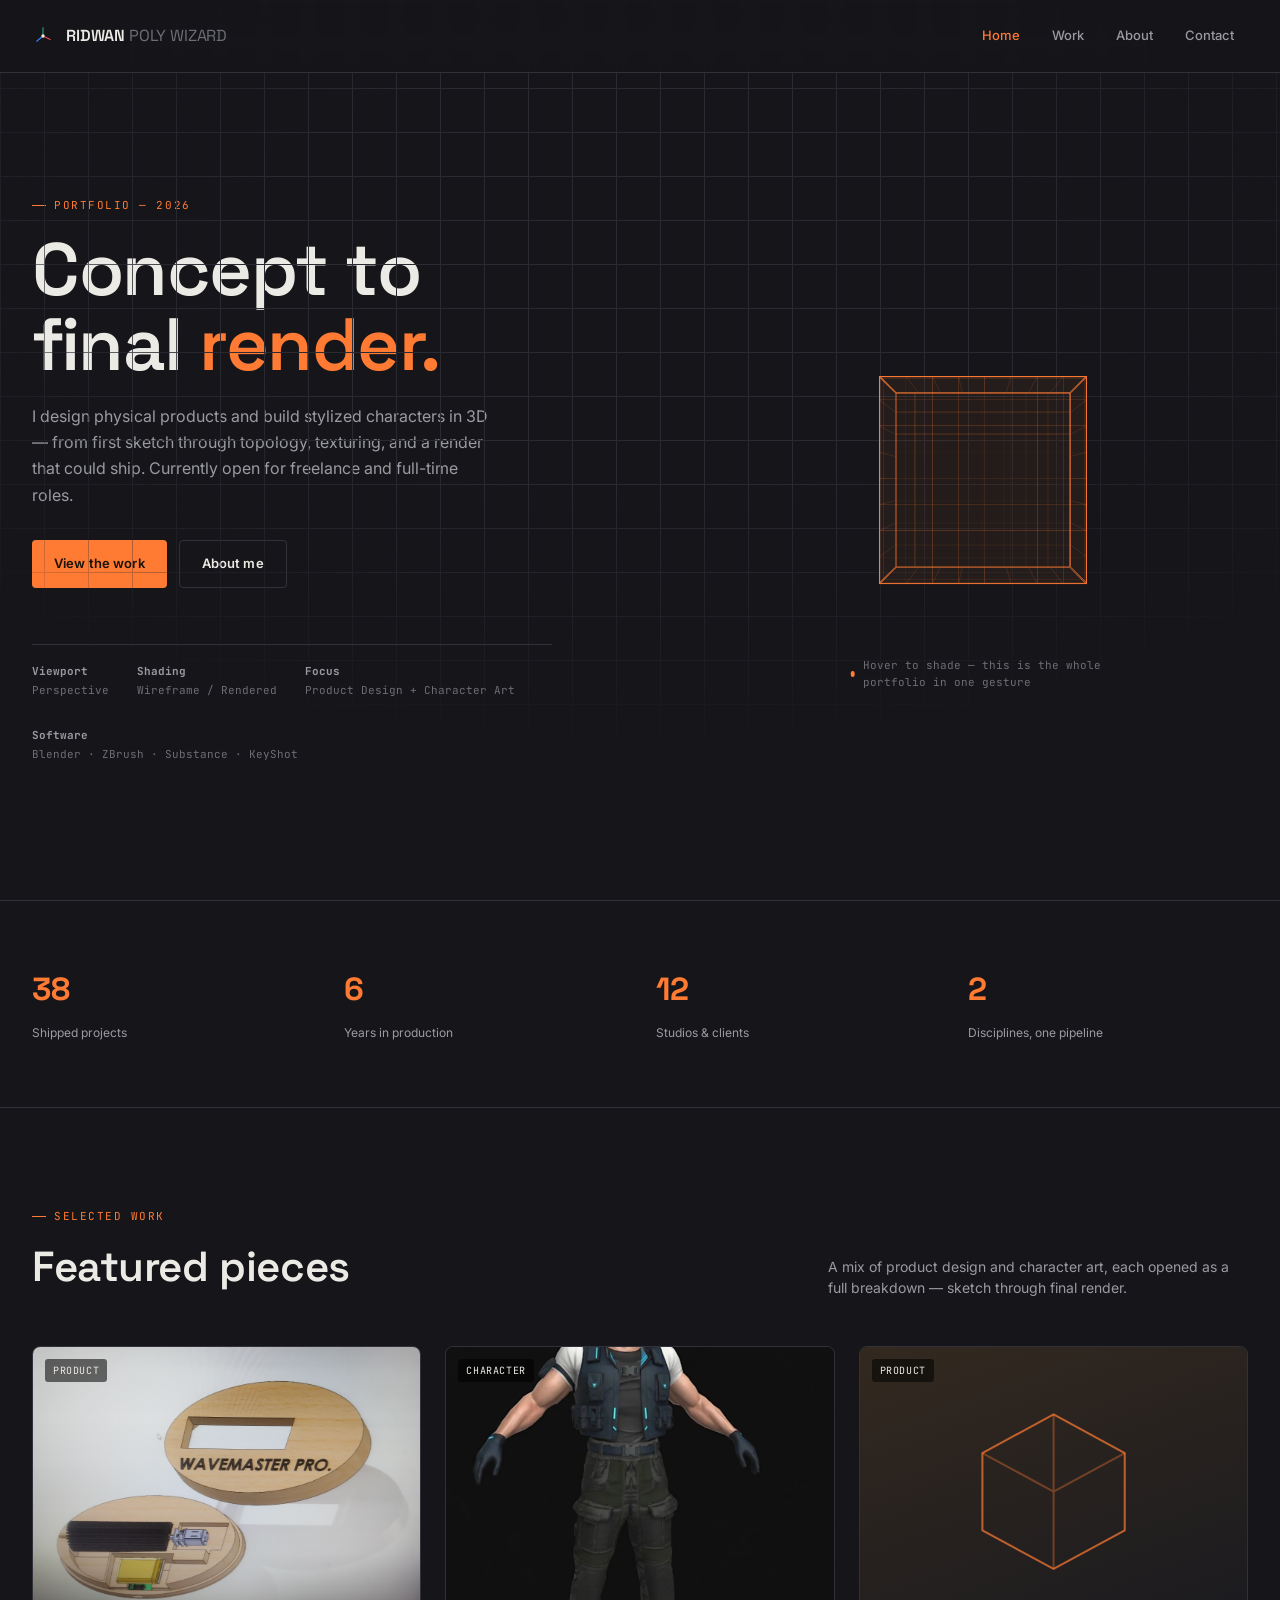
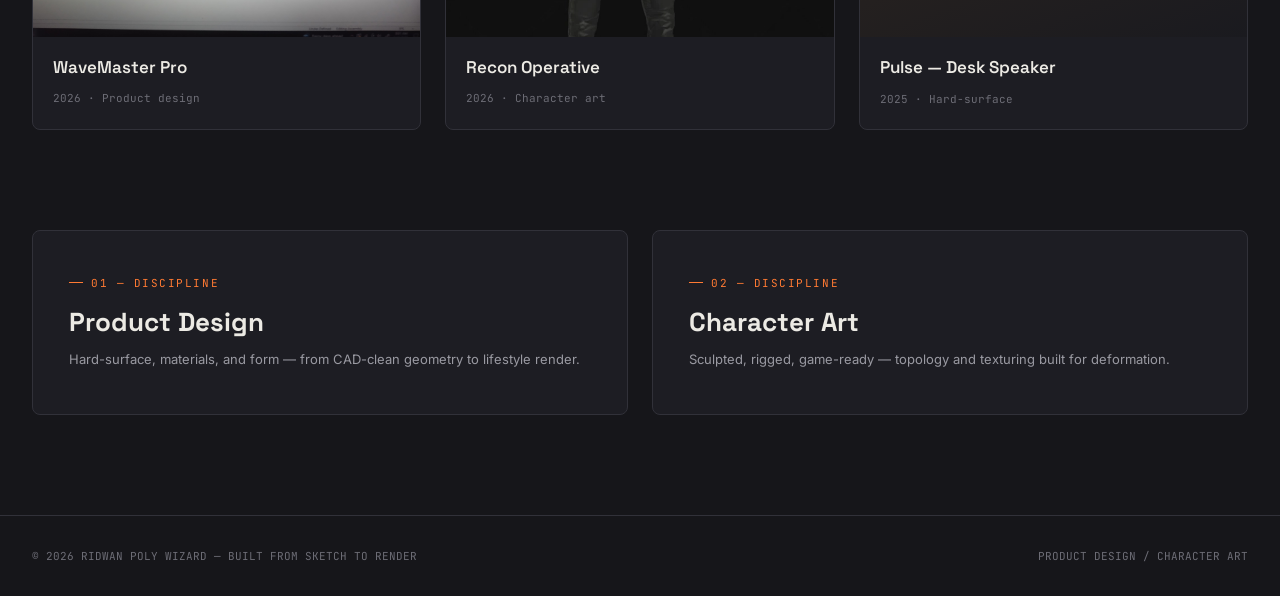
<file: index.html>
<!DOCTYPE html>
<html lang="en">
<head>
<meta charset="UTF-8">
<meta name="viewport" content="width=device-width, initial-scale=1.0">
<title>Ridwan Poly Wizard — 3D Product &amp; Character Artist</title>
<meta name="description" content="Portfolio of Ridwan Poly Wizard — 3D product design and character art. Concept to final render.">
<meta property="og:title" content="Ridwan Poly Wizard — 3D Product & Character Artist">
<meta property="og:description" content="Concept to final render. Product design and character art portfolio.">
<meta property="og:type" content="website">
<link rel="icon" href="data:image/svg+xml,<svg xmlns=%22http://www.w3.org/2000/svg%22 viewBox=%220 0 100 100%22><rect width=%22100%22 height=%22100%22 rx=%2220%22 fill=%22%2316161a%22/><path d=%22M50 15 L82 33 L82 67 L50 85 L18 67 L18 33 Z%22 fill=%22none%22 stroke=%22%23FF7A33%22 stroke-width=%224%22/></svg>">
<link rel="preconnect" href="https://fonts.googleapis.com">
<link href="https://fonts.googleapis.com/css2?family=Space+Grotesk:wght@400;500;600;700&family=Inter:wght@400;500;600&family=JetBrains+Mono:wght@400;500&display=swap" rel="stylesheet">
<link rel="stylesheet" href="css/style.css">
</head>
<body data-page="home">

<nav class="nav">
  <div class="nav-left">
    <svg class="gizmo" viewBox="0 0 40 40" fill="none">
      <line x1="20" y1="20" x2="20" y2="4" stroke="#30A46C" stroke-width="2"/>
      <line x1="20" y1="20" x2="34" y2="27" stroke="#E5484D" stroke-width="2"/>
      <line x1="20" y1="20" x2="8" y2="30" stroke="#3B82F6" stroke-width="2"/>
      <circle cx="20" cy="20" r="3" fill="#eceae4"/>
    </svg>
    <div class="brand">RIDWAN <span>POLY WIZARD</span></div>
  </div>
  <div class="nav-links">
    <a class="nav-btn" data-page="home" href="index.html">Home</a>
    <a class="nav-btn" data-page="work" href="work.html">Work</a>
    <a class="nav-btn" data-page="about" href="about.html">About</a>
    <a class="nav-btn" data-page="contact" href="contact.html">Contact</a>
  </div>
 
  <button class="nav-toggle" aria-label="Toggle menu">☰</button>
</nav>

<section class="hero">
  <div class="grid-bg"></div>
  <div class="wrap hero-grid">
    <div>
      <div class="eyebrow">Portfolio — 2026</div>
      <h1>Concept to<br>final <em>render.</em></h1>
      <p>I design physical products and build stylized characters in 3D — from first sketch through topology, texturing, and a render that could ship. Currently open for freelance and full-time roles.</p>
      <div class="hero-actions">
        <a class="btn btn-primary" href="work.html">View the work</a>
        <a class="btn btn-ghost" href="about.html">About me</a>
      </div>
      <div class="hud">
        <div><b>Viewport</b>Perspective</div>
        <div><b>Shading</b>Wireframe / Rendered</div>
        <div><b>Focus</b>Product Design + Character Art</div>
        <div><b>Software</b>Blender · ZBrush · Substance · KeyShot</div>
      </div>
    </div>

    <div class="cube-stage" id="cubeStage">
      <div class="cube-wrap">
        <div class="face face--front"></div>
        <div class="face face--back"></div>
        <div class="face face--right"></div>
        <div class="face face--left"></div>
        <div class="face face--top"></div>
        <div class="face face--bottom"></div>
      </div>
      <div class="cube-tag"><span class="dot"></span>Hover to shade — this is the whole portfolio in one gesture</div>
    </div>
  </div>
</section>

<div class="strip">
  <div class="wrap strip-grid">
    <div class="strip-item"><b>38</b><span>Shipped projects</span></div>
    <div class="strip-item"><b>6</b><span>Years in production</span></div>
    <div class="strip-item"><b>12</b><span>Studios &amp; clients</span></div>
    <div class="strip-item"><b>2</b><span>Disciplines, one pipeline</span></div>
  </div>
</div>

<section class="section">
  <div class="wrap">
    <div class="section-head">
      <div><div class="eyebrow">Selected work</div><h2>Featured pieces</h2></div>
      <p>A mix of product design and character art, each opened as a full breakdown — sketch through final render.</p>
    </div>
    <div class="grid">

      <a class="card" href="case-study-orbit.html">
      <div class="card-media render-a">
          <span class="card-tag">Product</span>
         <span class="card-view mono">View project →</span>
         <img src="assets/images/wavemaster-pro.jpg" alt="WaveMaster Pro brush mechanism, CAD assembly render" style="width:100%;height:100%;object-fit:cover;">
       </div>
        <div class="card-body"><h3>WaveMaster Pro</h3><span>2026 · Product design</span></div>
      </a>

      <a class="card" href="case-study-kestrel.html">
        <div class="card-media render-c">
        <span class="card-tag">Character</span>
          <span class="card-view mono">View project →</span>
          <img src="assets/images/recon-character-final.png" alt="Recon Operative character, final render" style="width:100%;height:100%;object-fit:cover;">
        </div>
        <div class="card-body"><h3>Recon Operative</h3><span>2026 · Character art</span></div>
      </a>

      <a class="card" href="work.html">
        <div class="card-media render-b">
          <span class="card-tag">Product</span>
          <span class="card-view mono">View project →</span>
          <svg viewBox="0 0 100 100" fill="none" stroke="#ff7a33" stroke-width="1"><path d="M50 12 L85 31 L85 69 L50 88 L15 69 L15 31 Z" opacity="0.7"/><path d="M50 12 L50 50 M50 50 L85 31 M50 50 L15 31 M50 50 L50 88" opacity="0.35"/></svg>
        </div>
        <div class="card-body"><h3>Pulse — Desk Speaker</h3><span>2025 · Hard-surface</span></div>
      </a>

    </div>
  </div>
</section>

<section class="section" style="padding-top:0;">
  <div class="wrap">
    <div class="grid" style="grid-template-columns:1fr 1fr;">
      <a href="work.html?filter=product" class="card" style="padding:44px 36px;">
        <div class="eyebrow">01 — Discipline</div>
        <h3 style="font-family:var(--font-display);font-size:26px;margin:12px 0 8px;">Product Design</h3>
        <p style="color:var(--muted);font-size:13px;">Hard-surface, materials, and form — from CAD-clean geometry to lifestyle render.</p>
      </a>
      <a href="work.html?filter=character" class="card" style="padding:44px 36px;">
        <div class="eyebrow">02 — Discipline</div>
        <h3 style="font-family:var(--font-display);font-size:26px;margin:12px 0 8px;">Character Art</h3>
        <p style="color:var(--muted);font-size:13px;">Sculpted, rigged, game-ready — topology and texturing built for deformation.</p>
      </a>
    </div>
  </div>
</section>

<footer>
  <div class="wrap footer-row">
    <span>© 2026 RIDWAN POLY WIZARD — BUILT FROM SKETCH TO RENDER</span>
    <span>PRODUCT DESIGN / CHARACTER ART</span>
  </div>
</footer>

<script src="js/main.js"></script>
</body>
</html>
</file>
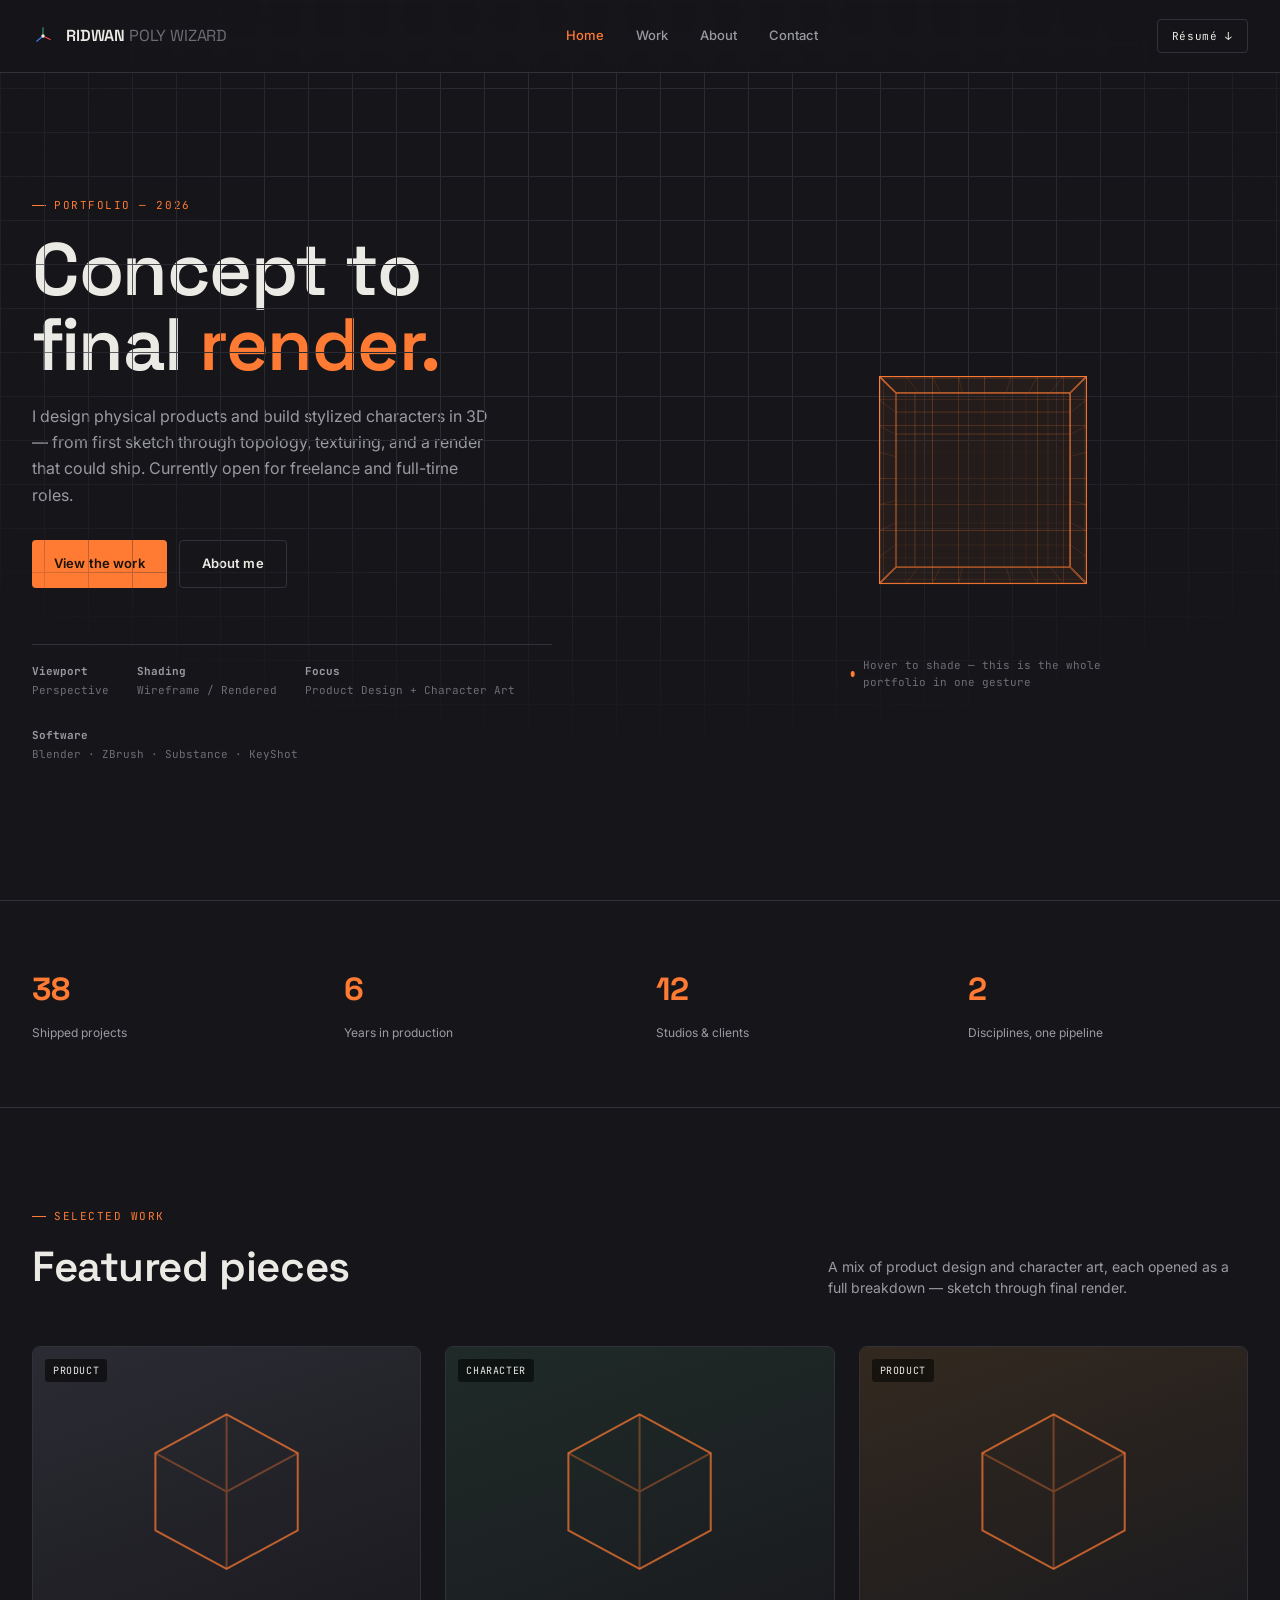
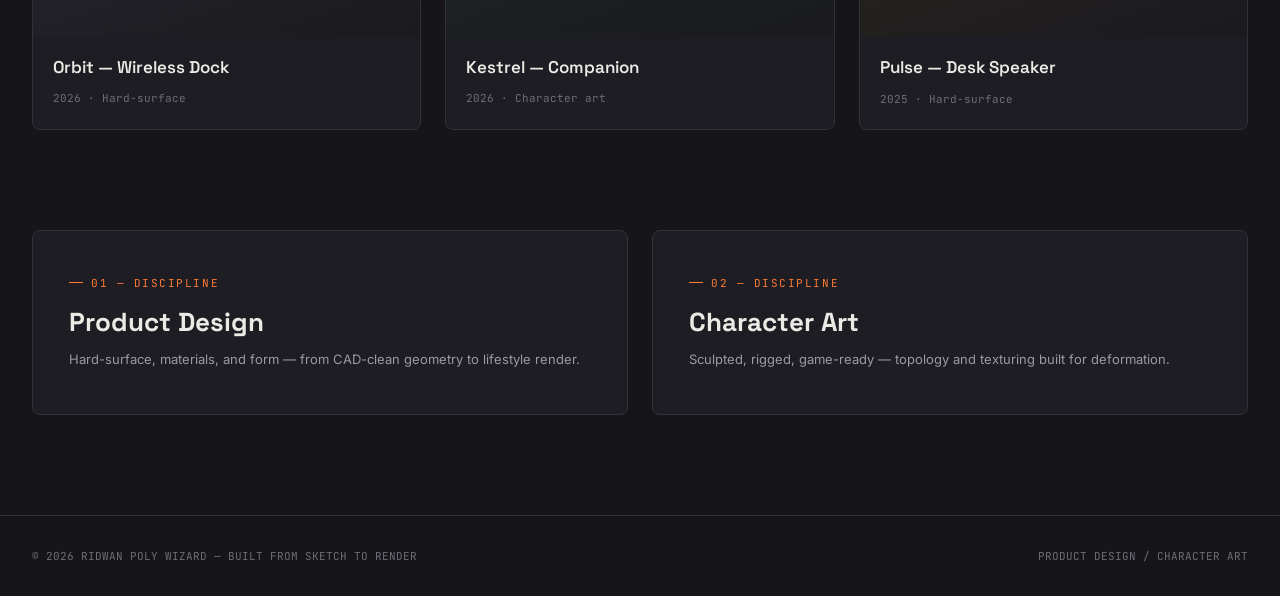
<file: ridwan-poly-wizard/index.html>
<!DOCTYPE html>
<html lang="en">
<head>
<meta charset="UTF-8">
<meta name="viewport" content="width=device-width, initial-scale=1.0">
<title>Ridwan Poly Wizard — 3D Product &amp; Character Artist</title>
<meta name="description" content="Portfolio of Ridwan Poly Wizard — 3D product design and character art. Concept to final render.">
<meta property="og:title" content="Ridwan Poly Wizard — 3D Product & Character Artist">
<meta property="og:description" content="Concept to final render. Product design and character art portfolio.">
<meta property="og:type" content="website">
<link rel="icon" href="data:image/svg+xml,<svg xmlns=%22http://www.w3.org/2000/svg%22 viewBox=%220 0 100 100%22><rect width=%22100%22 height=%22100%22 rx=%2220%22 fill=%22%2316161a%22/><path d=%22M50 15 L82 33 L82 67 L50 85 L18 67 L18 33 Z%22 fill=%22none%22 stroke=%22%23FF7A33%22 stroke-width=%224%22/></svg>">
<link rel="preconnect" href="https://fonts.googleapis.com">
<link href="https://fonts.googleapis.com/css2?family=Space+Grotesk:wght@400;500;600;700&family=Inter:wght@400;500;600&family=JetBrains+Mono:wght@400;500&display=swap" rel="stylesheet">
<link rel="stylesheet" href="css/style.css">
</head>
<body data-page="home">

<nav class="nav">
  <div class="nav-left">
    <svg class="gizmo" viewBox="0 0 40 40" fill="none">
      <line x1="20" y1="20" x2="20" y2="4" stroke="#30A46C" stroke-width="2"/>
      <line x1="20" y1="20" x2="34" y2="27" stroke="#E5484D" stroke-width="2"/>
      <line x1="20" y1="20" x2="8" y2="30" stroke="#3B82F6" stroke-width="2"/>
      <circle cx="20" cy="20" r="3" fill="#eceae4"/>
    </svg>
    <div class="brand">RIDWAN <span>POLY WIZARD</span></div>
  </div>
  <div class="nav-links">
    <a class="nav-btn" data-page="home" href="index.html">Home</a>
    <a class="nav-btn" data-page="work" href="work.html">Work</a>
    <a class="nav-btn" data-page="about" href="about.html">About</a>
    <a class="nav-btn" data-page="contact" href="contact.html">Contact</a>
  </div>
  <a class="nav-cta" href="contact.html">Résumé ↓</a>
  <button class="nav-toggle" aria-label="Toggle menu">☰</button>
</nav>

<section class="hero">
  <div class="grid-bg"></div>
  <div class="wrap hero-grid">
    <div>
      <div class="eyebrow">Portfolio — 2026</div>
      <h1>Concept to<br>final <em>render.</em></h1>
      <p>I design physical products and build stylized characters in 3D — from first sketch through topology, texturing, and a render that could ship. Currently open for freelance and full-time roles.</p>
      <div class="hero-actions">
        <a class="btn btn-primary" href="work.html">View the work</a>
        <a class="btn btn-ghost" href="about.html">About me</a>
      </div>
      <div class="hud">
        <div><b>Viewport</b>Perspective</div>
        <div><b>Shading</b>Wireframe / Rendered</div>
        <div><b>Focus</b>Product Design + Character Art</div>
        <div><b>Software</b>Blender · ZBrush · Substance · KeyShot</div>
      </div>
    </div>

    <div class="cube-stage" id="cubeStage">
      <div class="cube-wrap">
        <div class="face face--front"></div>
        <div class="face face--back"></div>
        <div class="face face--right"></div>
        <div class="face face--left"></div>
        <div class="face face--top"></div>
        <div class="face face--bottom"></div>
      </div>
      <div class="cube-tag"><span class="dot"></span>Hover to shade — this is the whole portfolio in one gesture</div>
    </div>
  </div>
</section>

<div class="strip">
  <div class="wrap strip-grid">
    <div class="strip-item"><b>38</b><span>Shipped projects</span></div>
    <div class="strip-item"><b>6</b><span>Years in production</span></div>
    <div class="strip-item"><b>12</b><span>Studios &amp; clients</span></div>
    <div class="strip-item"><b>2</b><span>Disciplines, one pipeline</span></div>
  </div>
</div>

<section class="section">
  <div class="wrap">
    <div class="section-head">
      <div><div class="eyebrow">Selected work</div><h2>Featured pieces</h2></div>
      <p>A mix of product design and character art, each opened as a full breakdown — sketch through final render.</p>
    </div>
    <div class="grid">

      <a class="card" href="case-study-orbit.html">
        <div class="card-media render-a">
          <span class="card-tag">Product</span>
          <span class="card-view mono">View project →</span>
          <svg viewBox="0 0 100 100" fill="none" stroke="#ff7a33" stroke-width="1"><path d="M50 12 L85 31 L85 69 L50 88 L15 69 L15 31 Z" opacity="0.7"/><path d="M50 12 L50 50 M50 50 L85 31 M50 50 L15 31 M50 50 L50 88" opacity="0.35"/></svg>
        </div>
        <div class="card-body"><h3>Orbit — Wireless Dock</h3><span>2026 · Hard-surface</span></div>
      </a>

      <a class="card" href="case-study-kestrel.html">
        <div class="card-media render-c">
          <span class="card-tag">Character</span>
          <span class="card-view mono">View project →</span>
          <svg viewBox="0 0 100 100" fill="none" stroke="#ff7a33" stroke-width="1"><path d="M50 12 L85 31 L85 69 L50 88 L15 69 L15 31 Z" opacity="0.7"/><path d="M50 12 L50 50 M50 50 L85 31 M50 50 L15 31 M50 50 L50 88" opacity="0.35"/></svg>
        </div>
        <div class="card-body"><h3>Kestrel — Companion</h3><span>2026 · Character art</span></div>
      </a>

      <a class="card" href="work.html">
        <div class="card-media render-b">
          <span class="card-tag">Product</span>
          <span class="card-view mono">View project →</span>
          <svg viewBox="0 0 100 100" fill="none" stroke="#ff7a33" stroke-width="1"><path d="M50 12 L85 31 L85 69 L50 88 L15 69 L15 31 Z" opacity="0.7"/><path d="M50 12 L50 50 M50 50 L85 31 M50 50 L15 31 M50 50 L50 88" opacity="0.35"/></svg>
        </div>
        <div class="card-body"><h3>Pulse — Desk Speaker</h3><span>2025 · Hard-surface</span></div>
      </a>

    </div>
  </div>
</section>

<section class="section" style="padding-top:0;">
  <div class="wrap">
    <div class="grid" style="grid-template-columns:1fr 1fr;">
      <a href="work.html?filter=product" class="card" style="padding:44px 36px;">
        <div class="eyebrow">01 — Discipline</div>
        <h3 style="font-family:var(--font-display);font-size:26px;margin:12px 0 8px;">Product Design</h3>
        <p style="color:var(--muted);font-size:13px;">Hard-surface, materials, and form — from CAD-clean geometry to lifestyle render.</p>
      </a>
      <a href="work.html?filter=character" class="card" style="padding:44px 36px;">
        <div class="eyebrow">02 — Discipline</div>
        <h3 style="font-family:var(--font-display);font-size:26px;margin:12px 0 8px;">Character Art</h3>
        <p style="color:var(--muted);font-size:13px;">Sculpted, rigged, game-ready — topology and texturing built for deformation.</p>
      </a>
    </div>
  </div>
</section>

<footer>
  <div class="wrap footer-row">
    <span>© 2026 RIDWAN POLY WIZARD — BUILT FROM SKETCH TO RENDER</span>
    <span>PRODUCT DESIGN / CHARACTER ART</span>
  </div>
</footer>

<script src="js/main.js"></script>
</body>
</html>
</file>
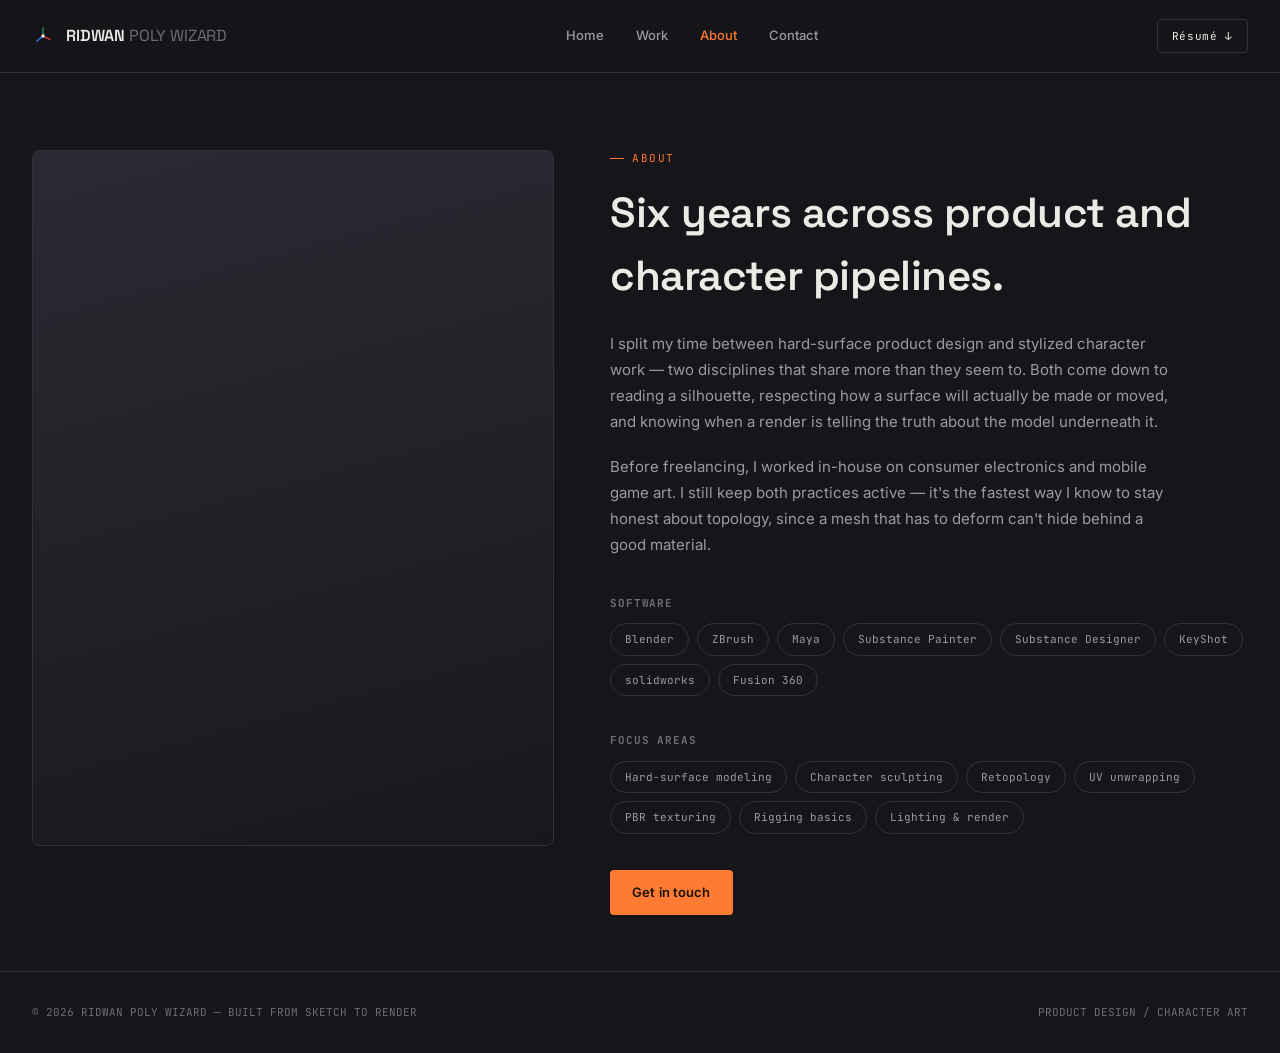
<file: about.html>
<!DOCTYPE html>
<html lang="en">
<head>
<meta charset="UTF-8">
<meta name="viewport" content="width=device-width, initial-scale=1.0">
<title>About — Ridwan Poly Wizard</title>
<meta name="description" content="About Ridwan Poly Wizard — 3D product design and character artist, six years in production.">
<link rel="preconnect" href="https://fonts.googleapis.com">
<link href="https://fonts.googleapis.com/css2?family=Space+Grotesk:wght@400;500;600;700&family=Inter:wght@400;500;600&family=JetBrains+Mono:wght@400;500&display=swap" rel="stylesheet">
<link rel="stylesheet" href="css/style.css">
</head>
<body data-page="about">

<nav class="nav">
  <div class="nav-left">
    <svg class="gizmo" viewBox="0 0 40 40" fill="none">
      <line x1="20" y1="20" x2="20" y2="4" stroke="#30A46C" stroke-width="2"/>
      <line x1="20" y1="20" x2="34" y2="27" stroke="#E5484D" stroke-width="2"/>
      <line x1="20" y1="20" x2="8" y2="30" stroke="#3B82F6" stroke-width="2"/>
      <circle cx="20" cy="20" r="3" fill="#eceae4"/>
    </svg>
    <div class="brand">RIDWAN <span>POLY WIZARD</span></div>
  </div>
  <div class="nav-links">
    <a class="nav-btn" data-page="home" href="index.html">Home</a>
    <a class="nav-btn" data-page="work" href="work.html">Work</a>
    <a class="nav-btn" data-page="about" href="about.html">About</a>
    <a class="nav-btn" data-page="contact" href="contact.html">Contact</a>
  </div>
  <a class="nav-cta" href="contact.html">Résumé ↓</a>
  <button class="nav-toggle" aria-label="Toggle menu">☰</button>
</nav>

<section class="section page-head">
  <div class="wrap about-grid">
    <div>
      <div class="about-photo"></div>
    </div>
    <div class="about-bio">
      <div class="eyebrow">About</div>
      <h2 style="font-family:var(--font-display);font-size:clamp(28px,3.4vw,42px);font-weight:600;margin:14px 0 24px;letter-spacing:-0.01em;">Six years across product and character pipelines.</h2>
      <p>I split my time between hard-surface product design and stylized character work — two disciplines that share more than they seem to. Both come down to reading a silhouette, respecting how a surface will actually be made or moved, and knowing when a render is telling the truth about the model underneath it.</p>
      <p>Before freelancing, I worked in-house on consumer electronics and mobile game art. I still keep both practices active — it's the fastest way I know to stay honest about topology, since a mesh that has to deform can't hide behind a good material.</p>

      <div class="skill-group">
        <h4>Software</h4>
        <div class="skill-pills">
          <span class="tool-pill">Blender</span><span class="tool-pill">ZBrush</span><span class="tool-pill">Maya</span>
          <span class="tool-pill">Substance Painter</span><span class="tool-pill">Substance Designer</span>
          <span class="tool-pill">KeyShot</span><span class="tool-pill">solidworks</span><span class="tool-pill">Fusion 360</span>
        </div>
      </div>
      <div class="skill-group">
        <h4>Focus areas</h4>
        <div class="skill-pills">
          <span class="tool-pill">Hard-surface modeling</span><span class="tool-pill">Character sculpting</span>
          <span class="tool-pill">Retopology</span><span class="tool-pill">UV unwrapping</span>
          <span class="tool-pill">PBR texturing</span><span class="tool-pill">Rigging basics</span><span class="tool-pill">Lighting &amp; render</span>
        </div>
      </div>

      <div class="hero-actions" style="margin-top:36px;">
        <a class="btn btn-primary" href="contact.html">Get in touch</a>
       
      </div>
    </div>
  </div>
</section>

<footer>
  <div class="wrap footer-row">
    <span>© 2026 RIDWAN POLY WIZARD — BUILT FROM SKETCH TO RENDER</span>
    <span>PRODUCT DESIGN / CHARACTER ART</span>
  </div>
</footer>

<script src="js/main.js"></script>
</body>
</html>
</file>
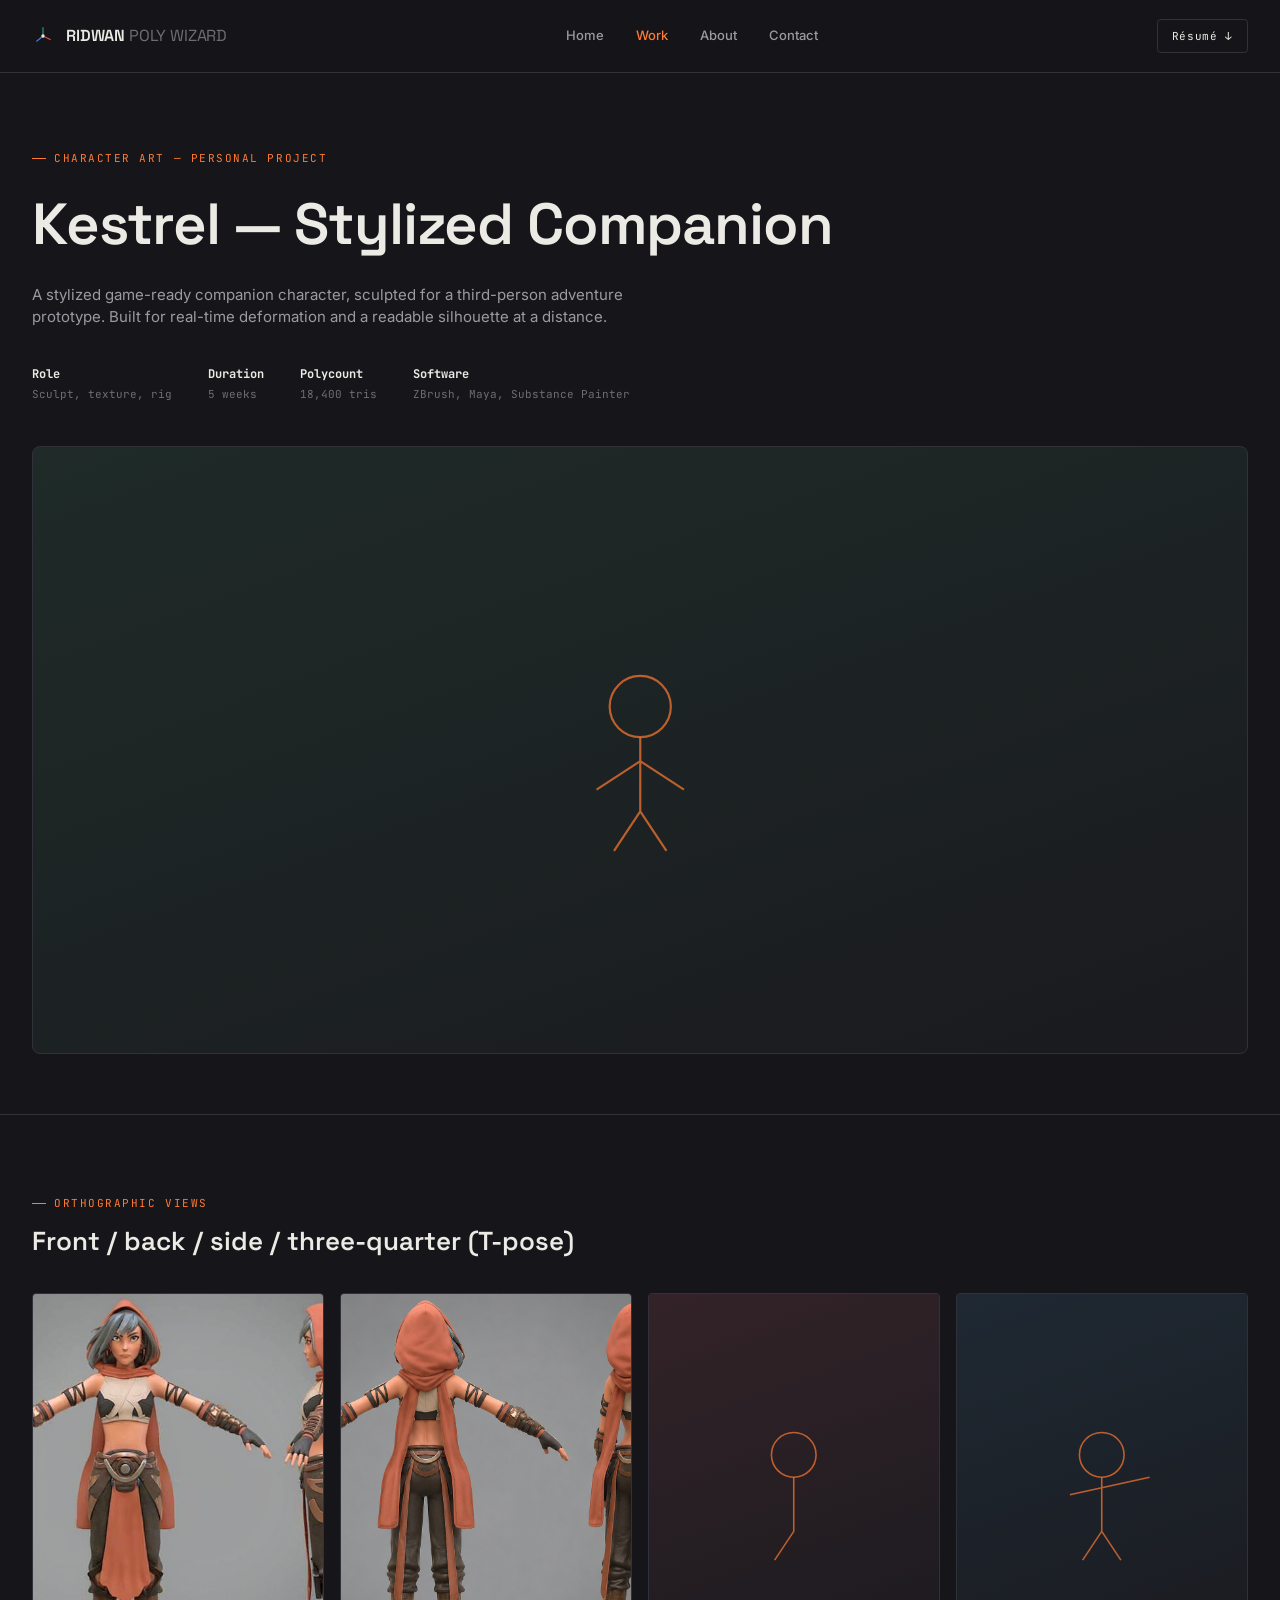
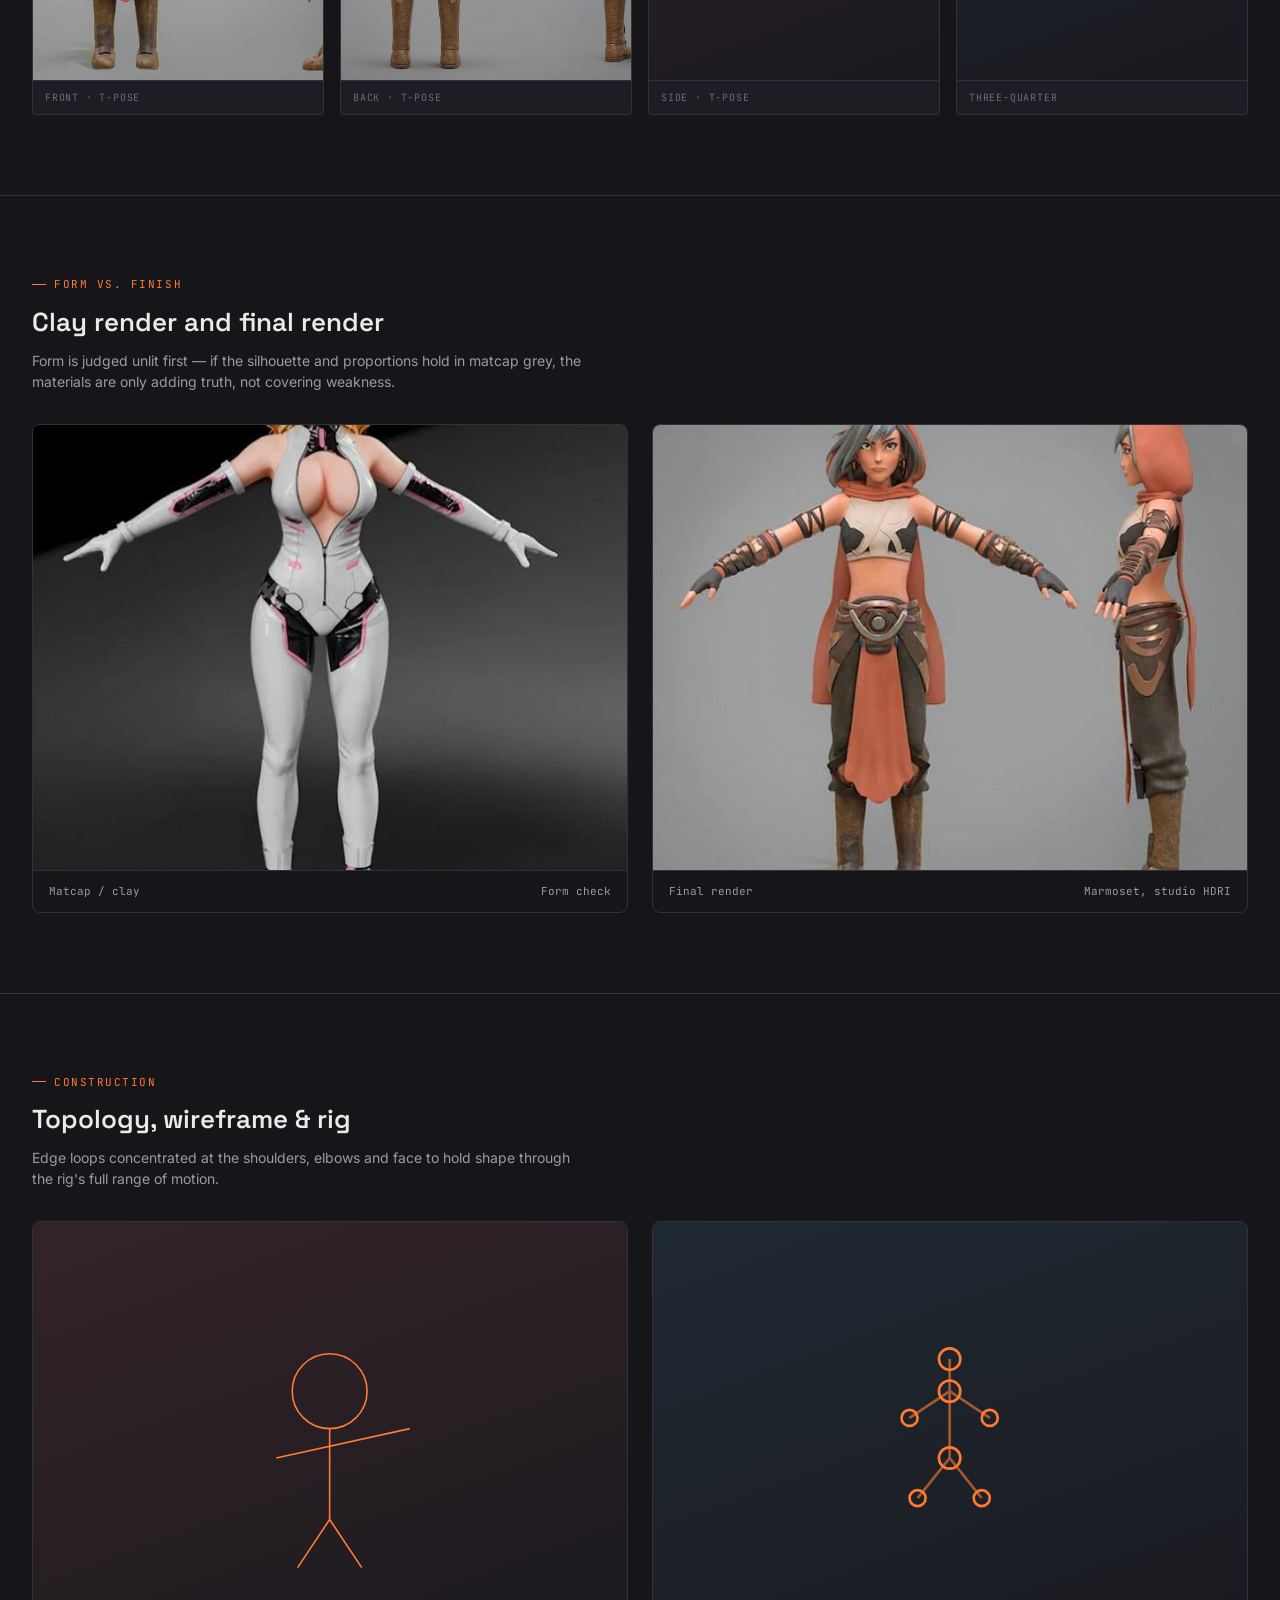
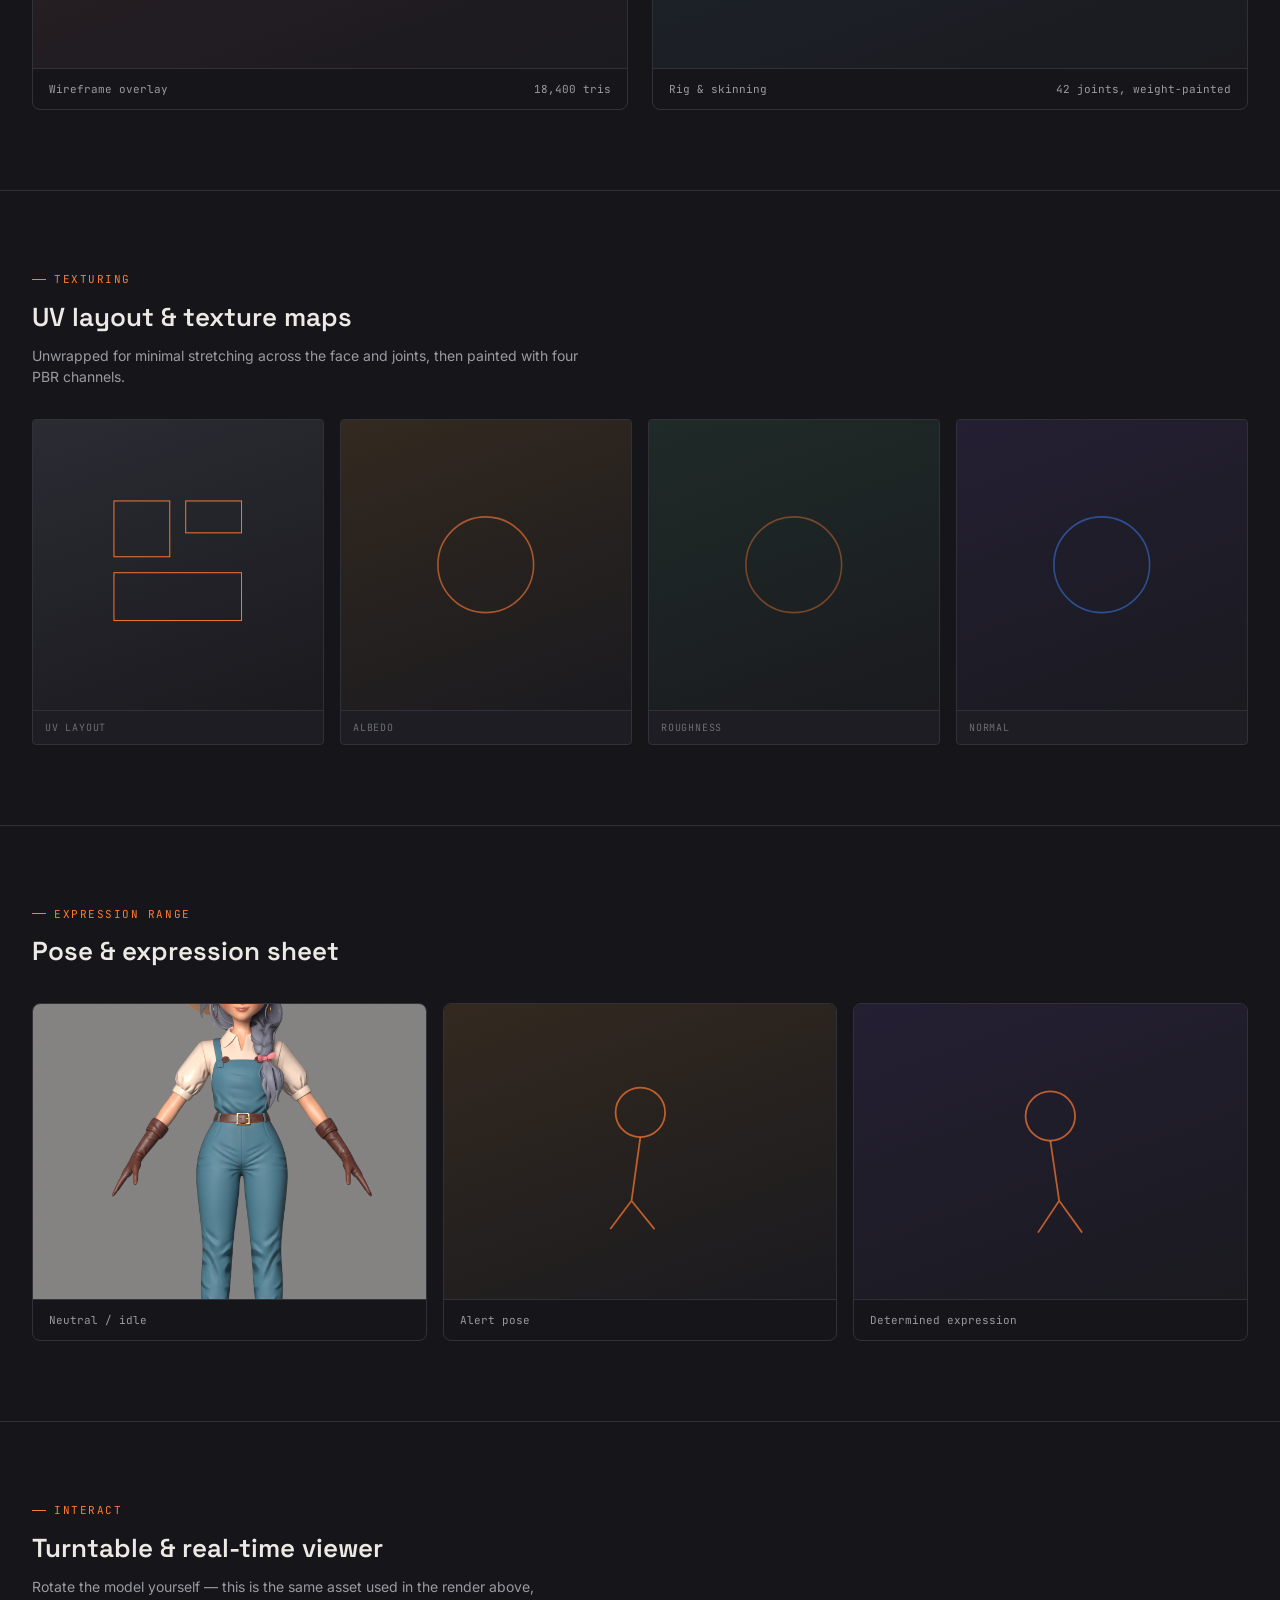
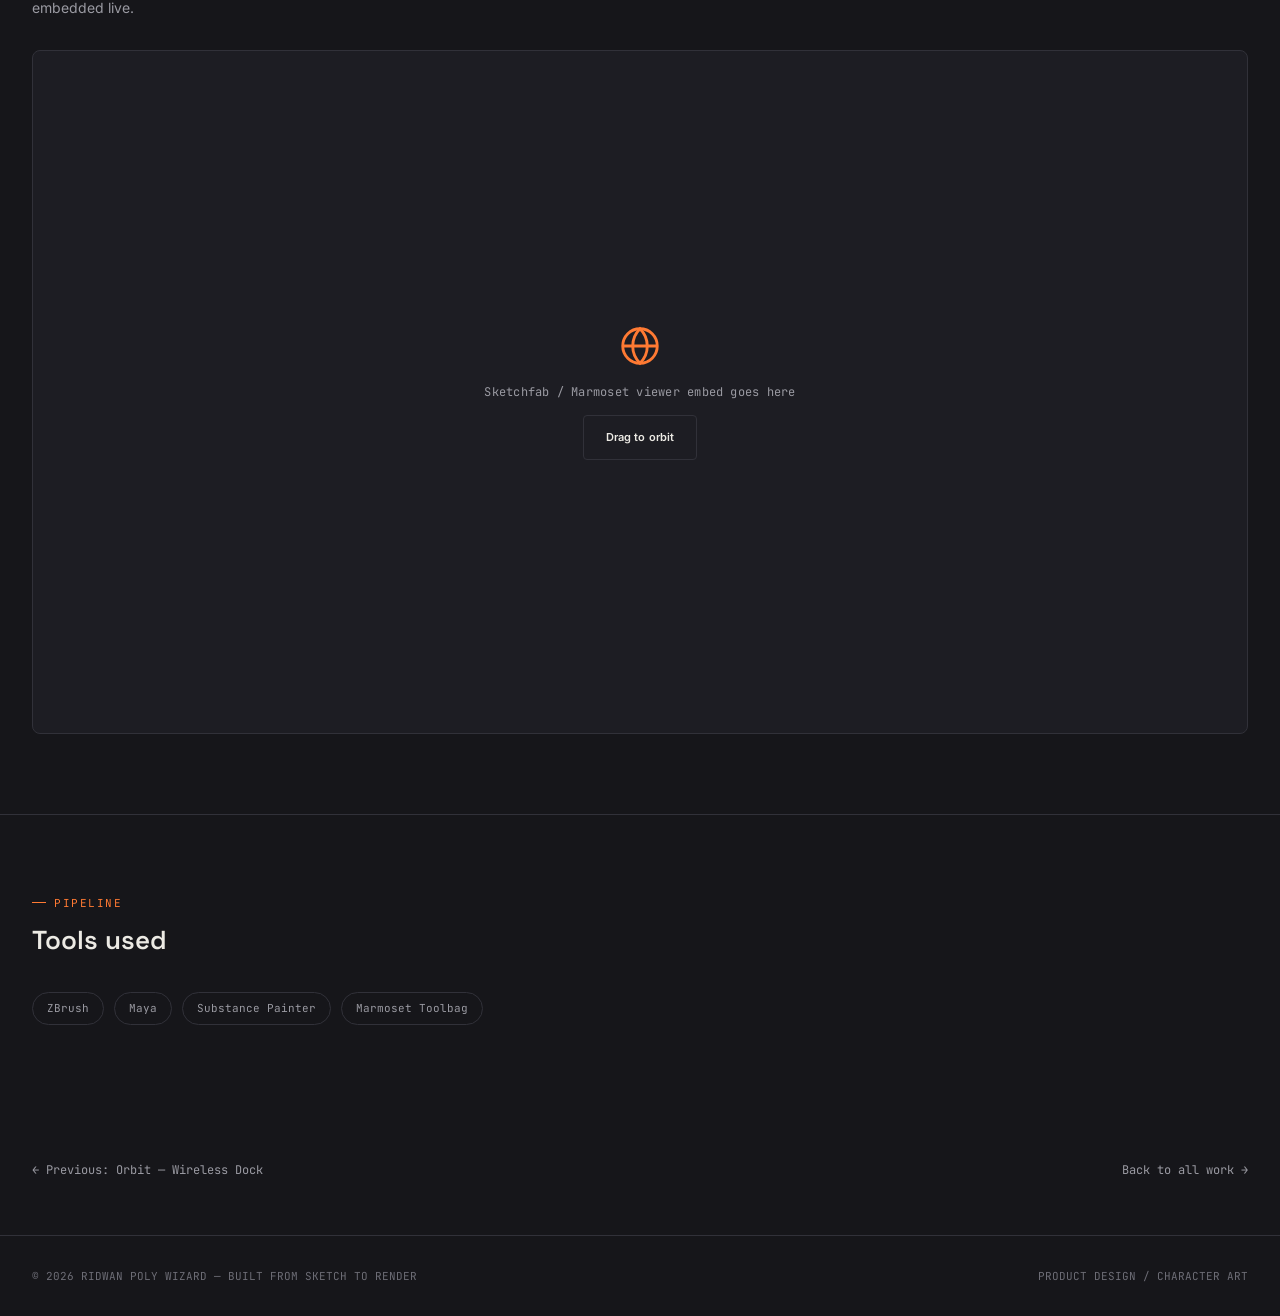
<file: case-study-kestrel.html>
<!DOCTYPE html>
<html lang="en">
<head>
<meta charset="UTF-8">
<meta name="viewport" content="width=device-width, initial-scale=1.0">
<title>Kestrel — Stylized Companion — Ridwan Poly Wizard</title>
<meta name="description" content="Case study: Kestrel stylized game-ready character. Sculpt, topology, texturing and rig breakdown.">
<link rel="preconnect" href="https://fonts.googleapis.com">
<link href="https://fonts.googleapis.com/css2?family=Space+Grotesk:wght@400;500;600;700&family=Inter:wght@400;500;600&family=JetBrains+Mono:wght@400;500&display=swap" rel="stylesheet">
<link rel="stylesheet" href="css/style.css">
</head>
<body data-page="work">

<nav class="nav">
  <div class="nav-left">
    <svg class="gizmo" viewBox="0 0 40 40" fill="none">
      <line x1="20" y1="20" x2="20" y2="4" stroke="#30A46C" stroke-width="2"/>
      <line x1="20" y1="20" x2="34" y2="27" stroke="#E5484D" stroke-width="2"/>
      <line x1="20" y1="20" x2="8" y2="30" stroke="#3B82F6" stroke-width="2"/>
      <circle cx="20" cy="20" r="3" fill="#eceae4"/>
    </svg>
    <div class="brand">RIDWAN <span>POLY WIZARD</span></div>
  </div>
  <div class="nav-links">
    <a class="nav-btn" data-page="home" href="index.html">Home</a>
    <a class="nav-btn" data-page="work" href="work.html">Work</a>
    <a class="nav-btn" data-page="about" href="about.html">About</a>
    <a class="nav-btn" data-page="contact" href="contact.html">Contact</a>
  </div>
  <a class="nav-cta" href="contact.html">Résumé ↓</a>
  <button class="nav-toggle" aria-label="Toggle menu">☰</button>
</nav>

<header class="case-head">
  <div class="wrap">
    <div class="eyebrow">Character art — Personal project</div>
    <h1 class="case-title">Kestrel — Stylized Companion</h1>
    <p class="case-brief">A stylized game-ready companion character, sculpted for a third-person adventure prototype. Built for real-time deformation and a readable silhouette at a distance.</p>
    <div class="case-meta">
      <div><b>Role</b><span>Sculpt, texture, rig</span></div>
      <div><b>Duration</b><span>5 weeks</span></div>
      <div><b>Polycount</b><span>18,400 tris</span></div>
      <div><b>Software</b><span>ZBrush, Maya, Substance Painter</span></div>
    </div>
    <div class="case-hero-media render-c">
      <svg viewBox="0 0 100 100" fill="none" stroke="#ff7a33" stroke-width="1"><circle cx="50" cy="30" r="14" opacity="0.7"/><path d="M50 44 L50 78 M50 55 L30 68 M50 55 L70 68 M50 78 L38 96 M50 78 L62 96" opacity="0.7"/></svg>
    </div>
  </div>
</header>

<section class="case-block">
  <div class="wrap">
    <div class="case-block-head">
      <div class="eyebrow">Orthographic views</div>
      <h3>Front / back / side / three-quarter (T-pose)</h3>
    </div>
    <div class="view-row">
      <div class="view-card"><div class="view-media"><img src="assets/images/kestrel-final.png" alt="Kestrel character, front view, T-pose" style="width:100%;height:100%;object-fit:cover;"></div><div class="view-label">Front · T-pose</div></div>
      <div class="view-card"><div class="view-media"><img src="assets/images/kestrel-back.png" alt="Kestrel character, back view, T-pose" style="width:100%;height:100%;object-fit:cover;"></div><div class="view-label">Back · T-pose</div></div>
      <div class="view-card"><div class="view-media render-e"><svg viewBox="0 0 100 100" fill="none" stroke="#ff7a33" stroke-width="1"><circle cx="50" cy="30" r="14" opacity="0.7"/><path d="M50 44 L50 78 M50 78 L38 96" opacity="0.7"/></svg></div><div class="view-label">Side · T-pose</div></div>
      <div class="view-card"><div class="view-media render-f"><svg viewBox="0 0 100 100" fill="none" stroke="#ff7a33" stroke-width="1"><circle cx="50" cy="30" r="14" opacity="0.7"/><path d="M50 44 L50 78 M30 55 L80 44 M50 78 L38 96 M50 78 L62 96" opacity="0.7"/></svg></div><div class="view-label">Three-quarter</div></div>
    </div>
  </div>
</section>

<section class="case-block">
  <div class="wrap">
    <div class="case-block-head">
      <div class="eyebrow">Form vs. finish</div>
      <h3>Clay render and final render</h3>
      <p>Form is judged unlit first — if the silhouette and proportions hold in matcap grey, the materials are only adding truth, not covering weakness.</p>
    </div>
    <div class="two-col">
      <div class="compare-card">
       <div class="compare-media"><img src="assets/images/kestrel-clay.png" alt="Kestrel character sculpt, clay render, front and side" style="width:100%;height:100%;object-fit:cover;"></div>
        <div class="compare-foot"><span>Matcap / clay</span><span>Form check</span></div>
      </div>
      <div class="compare-card">
        <div class="compare-media"><img src="assets/images/kestrel-final.png" alt="Kestrel character, final render, front and side" style="width:100%;height:100%;object-fit:cover;"></div>
        <div class="compare-foot"><span>Final render</span><span>Marmoset, studio HDRI</span></div>
      </div>
    </div>
  </div>
</section>

<section class="case-block">
  <div class="wrap">
    <div class="case-block-head">
      <div class="eyebrow">Construction</div>
      <h3>Topology, wireframe &amp; rig</h3>
      <p>Edge loops concentrated at the shoulders, elbows and face to hold shape through the rig's full range of motion.</p>
    </div>
    <div class="two-col">
      <div class="compare-card">
        <div class="compare-media render-e"><svg viewBox="0 0 100 100" fill="none" stroke="#ff7a33" stroke-width="0.6"><circle cx="50" cy="30" r="14"/><path d="M50 44 L50 78 M30 55 L80 44 M50 78 L38 96 M50 78 L62 96"/></svg></div>
        <div class="compare-foot"><span>Wireframe overlay</span><span>18,400 tris</span></div>
      </div>
      <div class="compare-card">
        <div class="compare-media render-f"><svg viewBox="0 0 100 100" fill="none" stroke="#ff7a33" stroke-width="1"><circle cx="50" cy="18" r="4"/><circle cx="50" cy="30" r="4"/><circle cx="35" cy="40" r="3"/><circle cx="65" cy="40" r="3"/><circle cx="50" cy="55" r="4"/><circle cx="38" cy="70" r="3"/><circle cx="62" cy="70" r="3"/><path d="M50 18 L50 30 L35 40 M50 30 L65 40 M50 30 L50 55 L38 70 M50 55 L62 70" opacity="0.6"/></svg></div>
        <div class="compare-foot"><span>Rig &amp; skinning</span><span>42 joints, weight-painted</span></div>
      </div>
    </div>
  </div>
</section>

<section class="case-block">
  <div class="wrap">
    <div class="case-block-head">
      <div class="eyebrow">Texturing</div>
      <h3>UV layout &amp; texture maps</h3>
      <p>Unwrapped for minimal stretching across the face and joints, then painted with four PBR channels.</p>
    </div>
    <div class="map-row">
      <div class="view-card map-card"><div class="view-media render-a"><svg viewBox="0 0 100 100" fill="none" stroke="#ff7a33" stroke-width="0.6"><rect x="10" y="10" width="35" height="35"/><rect x="55" y="10" width="35" height="20"/><rect x="10" y="55" width="80" height="30"/></svg></div><div class="view-label">UV layout</div></div>
      <div class="view-card map-card"><div class="view-media render-b"><svg viewBox="0 0 100 100" fill="none" stroke="#ff7a33" stroke-width="1"><circle cx="50" cy="50" r="30" opacity="0.6"/></svg></div><div class="view-label">Albedo</div></div>
      <div class="view-card map-card"><div class="view-media render-c"><svg viewBox="0 0 100 100" fill="none" stroke="#ff7a33" stroke-width="1"><circle cx="50" cy="50" r="30" opacity="0.4"/></svg></div><div class="view-label">Roughness</div></div>
      <div class="view-card map-card"><div class="view-media render-d"><svg viewBox="0 0 100 100" fill="none" stroke="#3B82F6" stroke-width="1"><circle cx="50" cy="50" r="30" opacity="0.5"/></svg></div><div class="view-label">Normal</div></div>
    </div>
  </div>
</section>

<section class="case-block">
  <div class="wrap">
    <div class="case-block-head">
      <div class="eyebrow">Expression range</div>
      <h3>Pose &amp; expression sheet</h3>
    </div>
    <div class="pose-row">
     <div class="compare-card"><div class="compare-media"><img src="assets/images/farmer-character.png" alt="Stylized farmer character, neutral pose" style="width:100%;height:100%;object-fit:cover;"></div><div class="compare-foot"><span>Neutral / idle</span></div></div>
      <div class="compare-card"><div class="compare-media render-b"><svg viewBox="0 0 100 100" fill="none" stroke="#ff7a33" stroke-width="1"><circle cx="50" cy="28" r="14" opacity="0.7"/><path d="M50 42 L45 78 M45 78 L33 94 M45 78 L58 94" opacity="0.7"/></svg></div><div class="compare-foot"><span>Alert pose</span></div></div>
      <div class="compare-card"><div class="compare-media render-d"><svg viewBox="0 0 100 100" fill="none" stroke="#ff7a33" stroke-width="1"><circle cx="50" cy="30" r="14" opacity="0.7"/><path d="M50 44 L55 78 M55 78 L43 96 M55 78 L68 96" opacity="0.7"/></svg></div><div class="compare-foot"><span>Determined expression</span></div></div>
    </div>
  </div>
</section>

<section class="case-block">
  <div class="wrap">
    <div class="case-block-head">
      <div class="eyebrow">Interact</div>
      <h3>Turntable &amp; real-time viewer</h3>
      <p>Rotate the model yourself — this is the same asset used in the render above, embedded live.</p>
    </div>
    <div class="viewer-embed">
      <svg width="46" height="46" viewBox="0 0 24 24" fill="none" stroke="#ff7a33" stroke-width="1.5"><circle cx="12" cy="12" r="9"/><path d="M3 12h18M12 3c2.5 2.5 3.8 5.8 3.8 9s-1.3 6.5-3.8 9c-2.5-2.5-3.8-5.8-3.8-9S9.5 5.5 12 3z"/></svg>
      <span class="mono" style="font-size:12px;">Sketchfab / Marmoset viewer embed goes here</span>
      <span class="btn btn-ghost" style="font-size:11px;">Drag to orbit</span>
    </div>
  </div>
</section>

<section class="case-block">
  <div class="wrap">
    <div class="case-block-head"><div class="eyebrow">Pipeline</div><h3>Tools used</h3></div>
    <div class="tools-row">
      <span class="tool-pill">ZBrush</span><span class="tool-pill">Maya</span><span class="tool-pill">Substance Painter</span><span class="tool-pill">Marmoset Toolbag</span>
    </div>
  </div>
</section>

<div class="wrap">
  <div class="case-nav">
    <a href="case-study-orbit.html">← Previous: Orbit — Wireless Dock</a>
    <a href="work.html">Back to all work →</a>
  </div>
</div>

<footer>
  <div class="wrap footer-row">
    <span>© 2026 RIDWAN POLY WIZARD — BUILT FROM SKETCH TO RENDER</span>
    <span>PRODUCT DESIGN / CHARACTER ART</span>
  </div>
</footer>

<script src="js/main.js"></script>
</body>
</html>
</file>
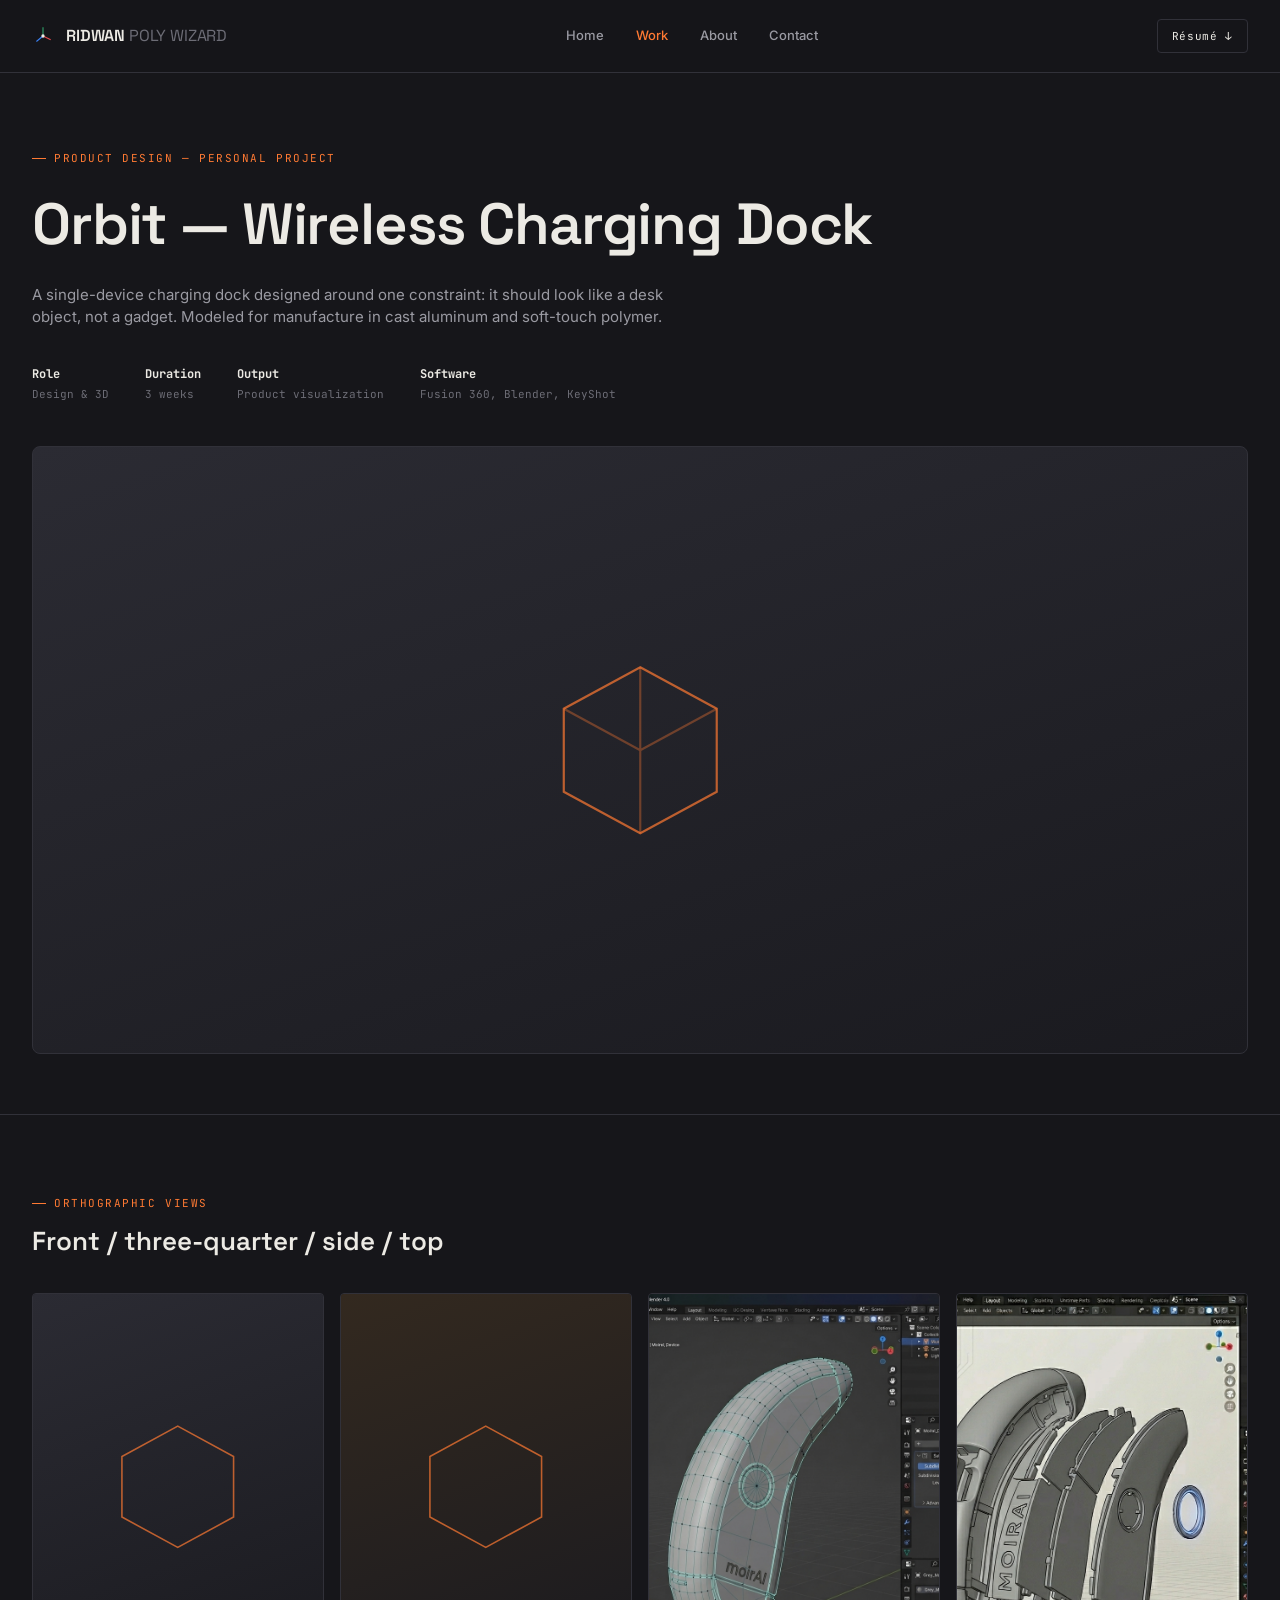
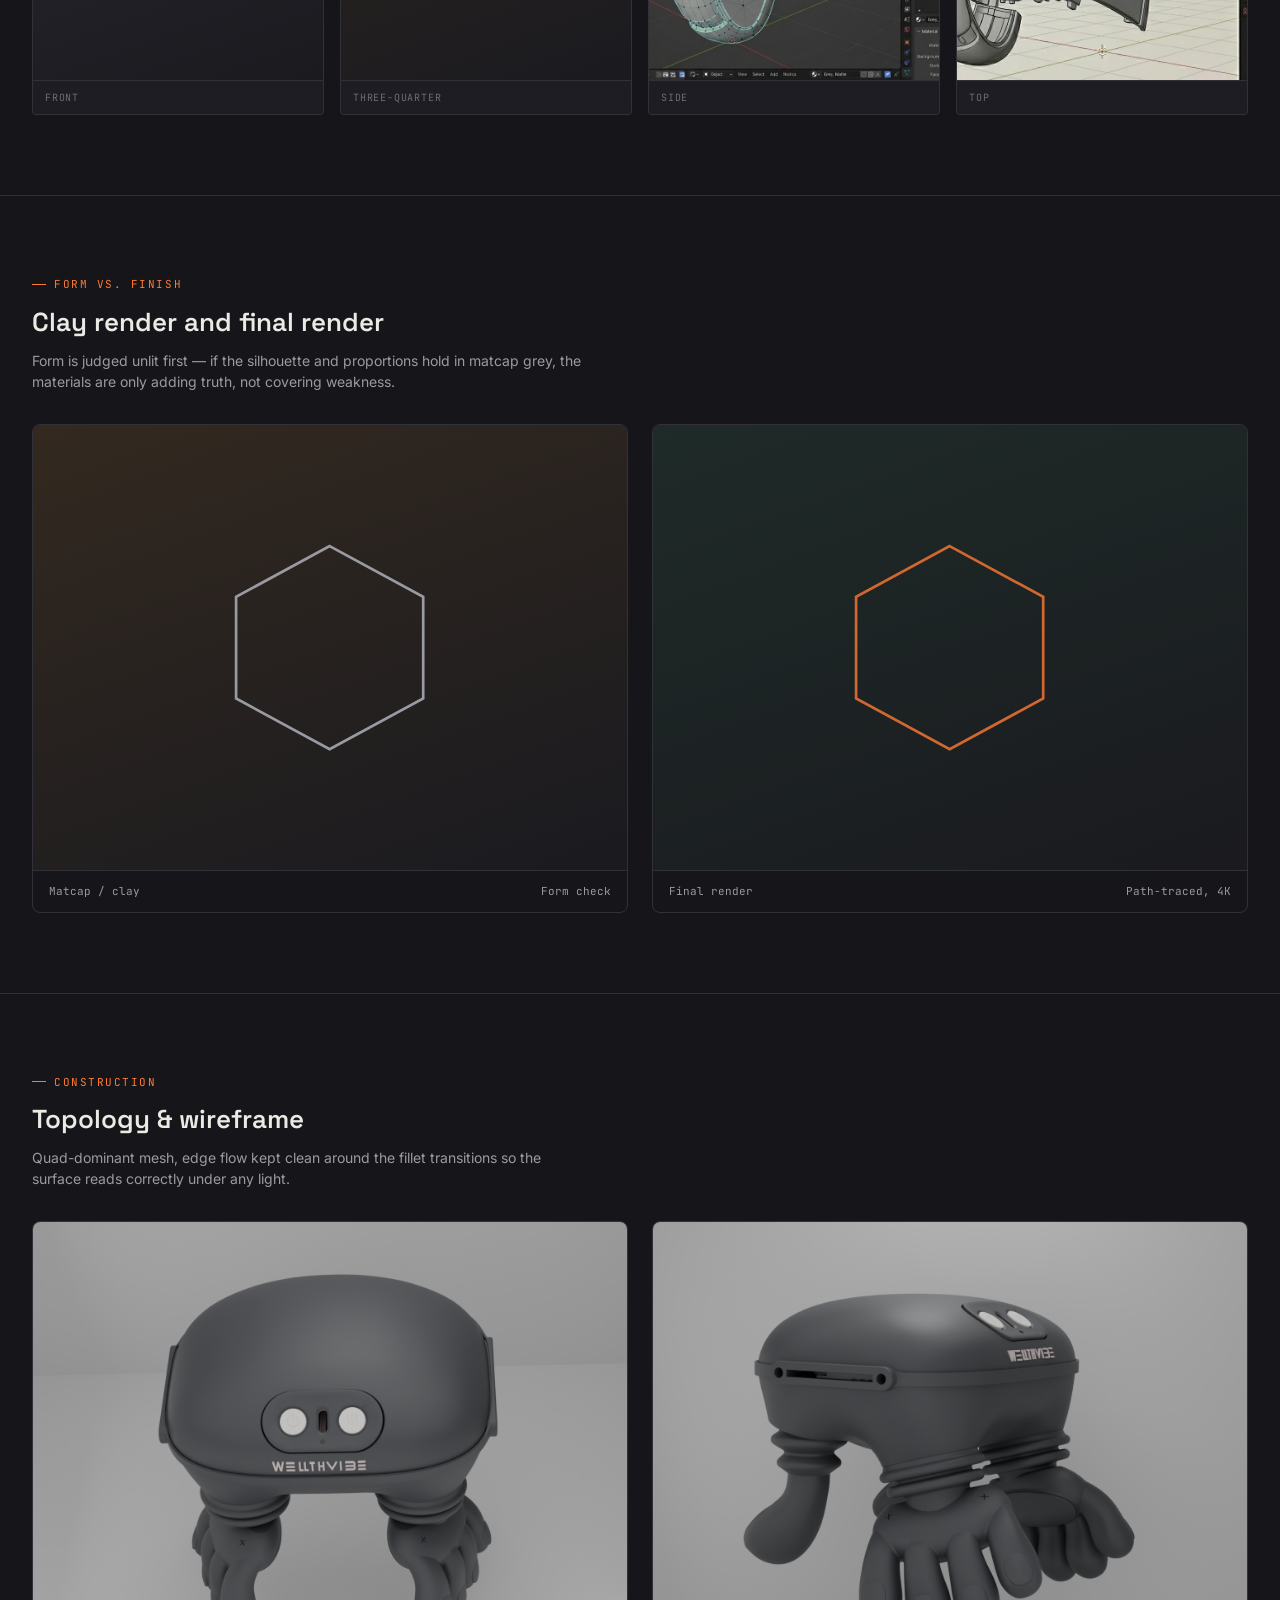
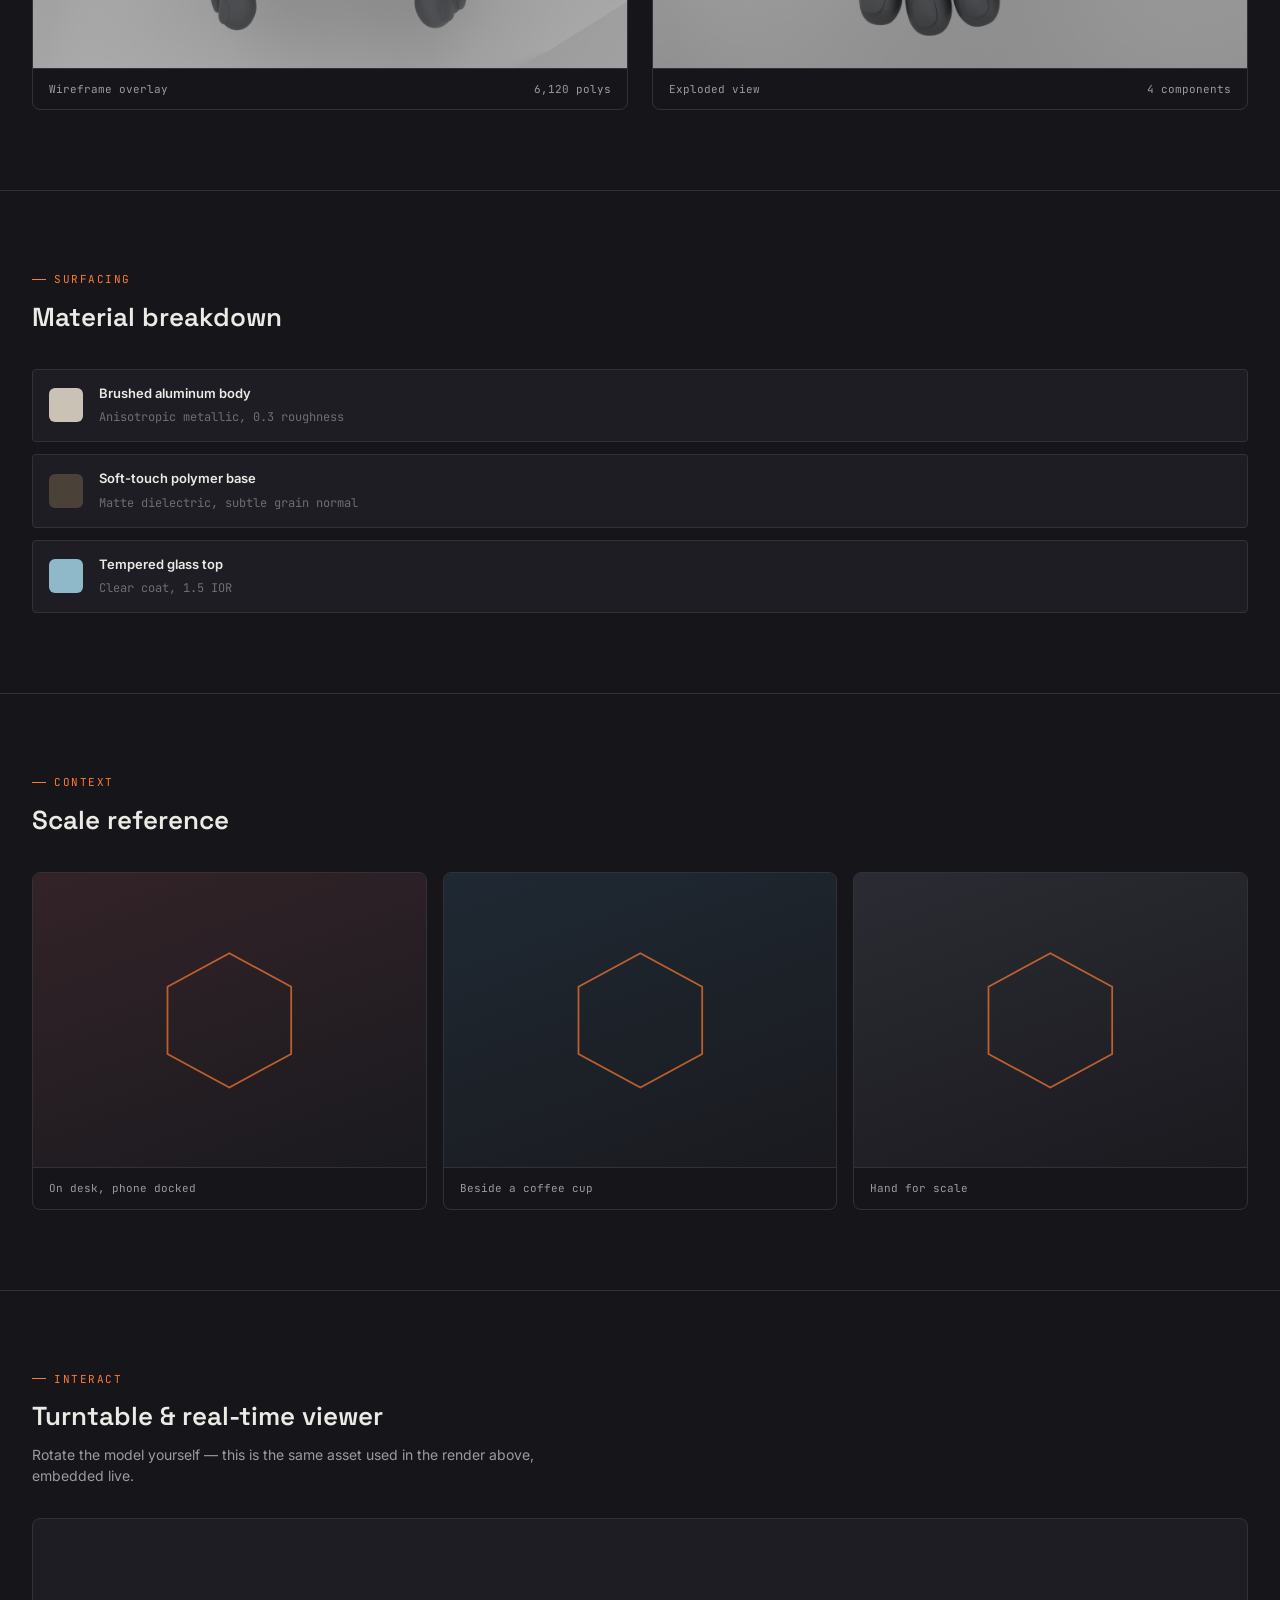
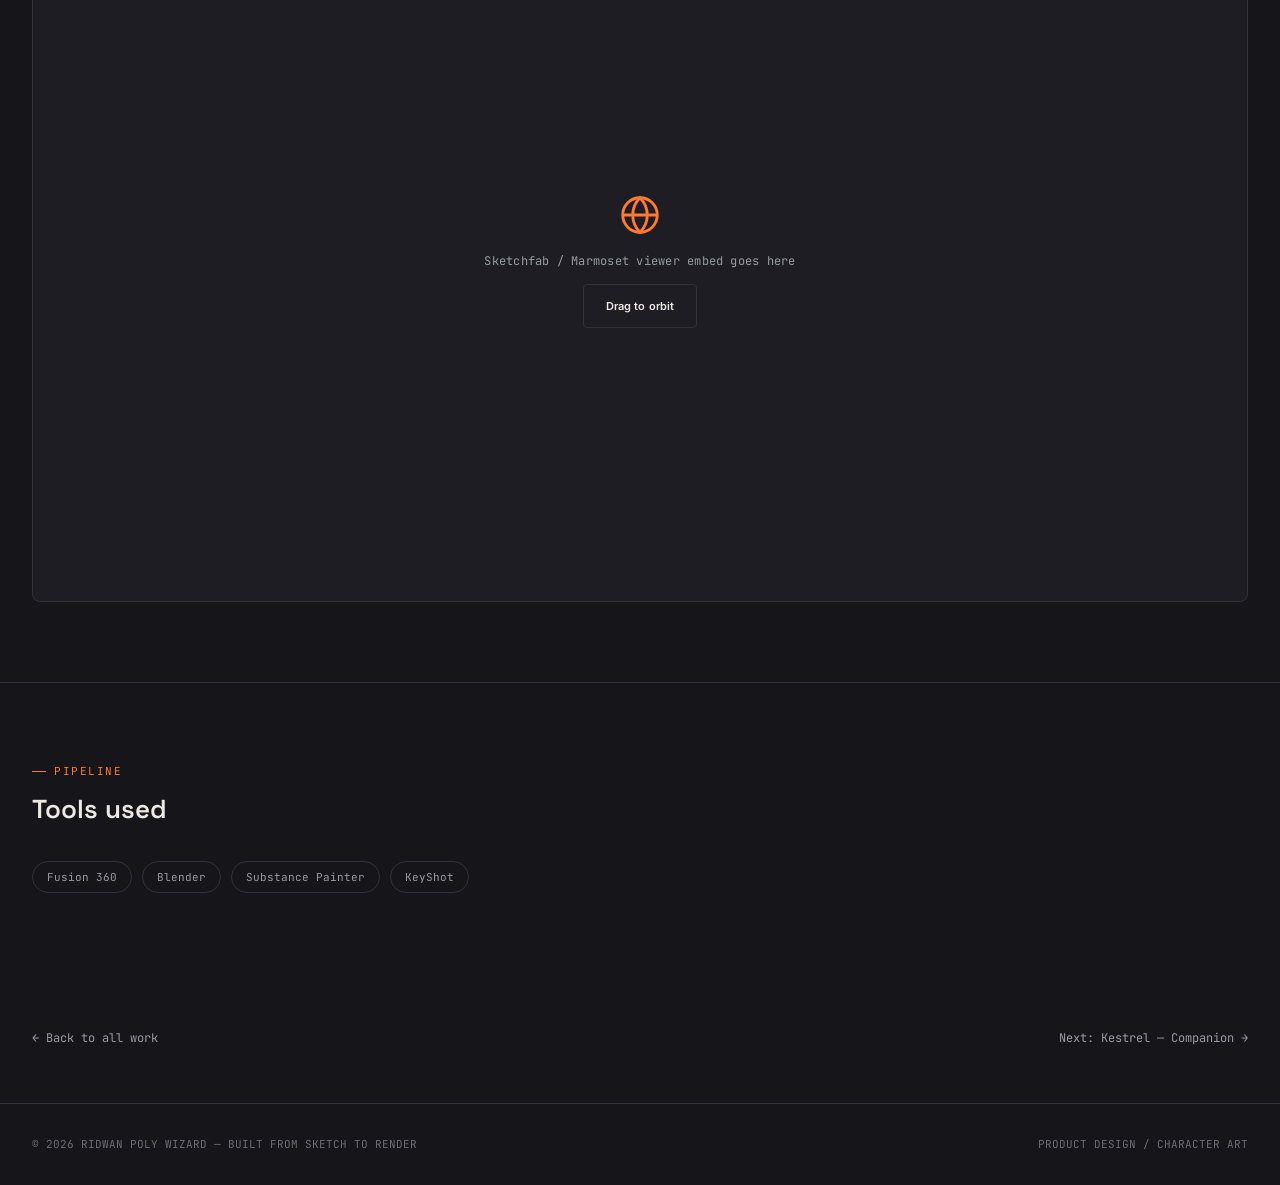
<file: case-study-orbit.html>
<!DOCTYPE html>
<html lang="en">
<head>
<meta charset="UTF-8">
<meta name="viewport" content="width=device-width, initial-scale=1.0">
<title>Orbit — Wireless Charging Dock — Ridwan Poly Wizard</title>
<meta name="description" content="Case study: Orbit wireless charging dock. Product design from concept through final render.">
<link rel="preconnect" href="https://fonts.googleapis.com">
<link href="https://fonts.googleapis.com/css2?family=Space+Grotesk:wght@400;500;600;700&family=Inter:wght@400;500;600&family=JetBrains+Mono:wght@400;500&display=swap" rel="stylesheet">
<link rel="stylesheet" href="css/style.css">
</head>
<body data-page="work">

<nav class="nav">
  <div class="nav-left">
    <svg class="gizmo" viewBox="0 0 40 40" fill="none">
      <line x1="20" y1="20" x2="20" y2="4" stroke="#30A46C" stroke-width="2"/>
      <line x1="20" y1="20" x2="34" y2="27" stroke="#E5484D" stroke-width="2"/>
      <line x1="20" y1="20" x2="8" y2="30" stroke="#3B82F6" stroke-width="2"/>
      <circle cx="20" cy="20" r="3" fill="#eceae4"/>
    </svg>
    <div class="brand">RIDWAN <span>POLY WIZARD</span></div>
  </div>
  <div class="nav-links">
    <a class="nav-btn" data-page="home" href="index.html">Home</a>
    <a class="nav-btn" data-page="work" href="work.html">Work</a>
    <a class="nav-btn" data-page="about" href="about.html">About</a>
    <a class="nav-btn" data-page="contact" href="contact.html">Contact</a>
  </div>
  <a class="nav-cta" href="contact.html">Résumé ↓</a>
  <button class="nav-toggle" aria-label="Toggle menu">☰</button>
</nav>

<header class="case-head">
  <div class="wrap">
    <div class="eyebrow">Product design — Personal project</div>
    <h1 class="case-title">Orbit — Wireless Charging Dock</h1>
    <p class="case-brief">A single-device charging dock designed around one constraint: it should look like a desk object, not a gadget. Modeled for manufacture in cast aluminum and soft-touch polymer.</p>
    <div class="case-meta">
      <div><b>Role</b><span>Design &amp; 3D</span></div>
      <div><b>Duration</b><span>3 weeks</span></div>
      <div><b>Output</b><span>Product visualization</span></div>
      <div><b>Software</b><span>Fusion 360, Blender, KeyShot</span></div>
    </div>
    <div class="case-hero-media render-a">
      <svg viewBox="0 0 100 100" fill="none" stroke="#ff7a33" stroke-width="1"><path d="M50 12 L85 31 L85 69 L50 88 L15 69 L15 31 Z" opacity="0.7"/><path d="M50 12 L50 50 M50 50 L85 31 M50 50 L15 31 M50 50 L50 88" opacity="0.35"/></svg>
    </div>
  </div>
</header>

<section class="case-block">
  <div class="wrap">
    <div class="case-block-head">
      <div class="eyebrow">Orthographic views</div>
      <h3>Front / three-quarter / side / top</h3>
    </div>
    <div class="view-row">
      <div class="view-card"><div class="view-media render-a"><svg viewBox="0 0 100 100" fill="none" stroke="#ff7a33" stroke-width="1"><path d="M50 12 L85 31 L85 69 L50 88 L15 69 L15 31 Z" opacity="0.7"/></svg></div><div class="view-label">Front</div></div>
      <div class="view-card"><div class="view-media render-b"><svg viewBox="0 0 100 100" fill="none" stroke="#ff7a33" stroke-width="1"><path d="M50 12 L85 31 L85 69 L50 88 L15 69 L15 31 Z" opacity="0.7"/></svg></div><div class="view-label">Three-quarter</div></div>
      <div class="view-card"><div class="view-media"><img src="assets/images/device-side-view.png" alt="Orbit charging dock, side view" style="width:100%;height:100%;object-fit:cover;"></div><div class="view-label">Side</div></div>
<div class="view-card"><div class="view-media"><img src="assets/images/device-top-view.png" alt="Orbit charging dock, top view" style="width:100%;height:100%;object-fit:cover;"></div><div class="view-label">Top</div></div>
    </div>
  </div>
</section>

<section class="case-block">
  <div class="wrap">
    <div class="case-block-head">
      <div class="eyebrow">Form vs. finish</div>
      <h3>Clay render and final render</h3>
      <p>Form is judged unlit first — if the silhouette and proportions hold in matcap grey, the materials are only adding truth, not covering weakness.</p>
    </div>
    <div class="two-col">
      <div class="compare-card">
        <div class="compare-media render-b"><svg viewBox="0 0 100 100" fill="none" stroke="#9a9aa2" stroke-width="1"><path d="M50 12 L85 31 L85 69 L50 88 L15 69 L15 31 Z"/></svg></div>
        <div class="compare-foot"><span>Matcap / clay</span><span>Form check</span></div>
      </div>
      <div class="compare-card">
        <div class="compare-media render-c"><svg viewBox="0 0 100 100" fill="none" stroke="#ff7a33" stroke-width="1"><path d="M50 12 L85 31 L85 69 L50 88 L15 69 L15 31 Z" opacity="0.8"/></svg></div>
        <div class="compare-foot"><span>Final render</span><span>Path-traced, 4K</span></div>
      </div>
    </div>
  </div>
</section>

<section class="case-block">
  <div class="wrap">
    <div class="case-block-head">
      <div class="eyebrow">Construction</div>
      <h3>Topology &amp; wireframe</h3>
      <p>Quad-dominant mesh, edge flow kept clean around the fillet transitions so the surface reads correctly under any light.</p>
    </div>
    <div class="two-col">
      <div class="compare-card">
       <div class="compare-media"><img src="assets/images/moirai-wireframe.png" alt="Wireframe topology, Moirai device" style="width:100%;height:100%;object-fit:cover;"></div>
        <div class="compare-foot"><span>Wireframe overlay</span><span>6,120 polys</span></div>
      </div>
      <div class="compare-card">
       <div class="compare-media"><img src="assets/images/moirai-exploded.png" alt="Exploded component view, Moirai device" style="width:100%;height:100%;object-fit:cover;"></div>
        <div class="compare-foot"><span>Exploded view</span><span>4 components</span></div>
      </div>
    </div>
  </div>
</section>

<section class="case-block">
  <div class="wrap">
    <div class="case-block-head">
      <div class="eyebrow">Surfacing</div>
      <h3>Material breakdown</h3>
    </div>
    <div class="material-list">
      <div class="material-row"><div class="swatch" style="background:#c9c2b5"></div><div><b>Brushed aluminum body</b><span>Anisotropic metallic, 0.3 roughness</span></div></div>
      <div class="material-row"><div class="swatch" style="background:#4a4238"></div><div><b>Soft-touch polymer base</b><span>Matte dielectric, subtle grain normal</span></div></div>
      <div class="material-row"><div class="swatch" style="background:#8fb8c9"></div><div><b>Tempered glass top</b><span>Clear coat, 1.5 IOR</span></div></div>
    </div>
  </div>
</section>

<section class="case-block">
  <div class="wrap">
    <div class="case-block-head">
      <div class="eyebrow">Context</div>
      <h3>Scale reference</h3>
    </div>
    <div class="pose-row">
      <div class="compare-card"><div class="compare-media render-e"><svg viewBox="0 0 100 100" fill="none" stroke="#ff7a33" stroke-width="1"><path d="M50 12 L85 31 L85 69 L50 88 L15 69 L15 31 Z" opacity="0.7"/></svg></div><div class="compare-foot"><span>On desk, phone docked</span></div></div>
      <div class="compare-card"><div class="compare-media render-f"><svg viewBox="0 0 100 100" fill="none" stroke="#ff7a33" stroke-width="1"><path d="M50 12 L85 31 L85 69 L50 88 L15 69 L15 31 Z" opacity="0.7"/></svg></div><div class="compare-foot"><span>Beside a coffee cup</span></div></div>
      <div class="compare-card"><div class="compare-media render-a"><svg viewBox="0 0 100 100" fill="none" stroke="#ff7a33" stroke-width="1"><path d="M50 12 L85 31 L85 69 L50 88 L15 69 L15 31 Z" opacity="0.7"/></svg></div><div class="compare-foot"><span>Hand for scale</span></div></div>
    </div>
  </div>
</section>

<section class="case-block">
  <div class="wrap">
    <div class="case-block-head">
      <div class="eyebrow">Interact</div>
      <h3>Turntable &amp; real-time viewer</h3>
      <p>Rotate the model yourself — this is the same asset used in the render above, embedded live.</p>
    </div>
    <div class="viewer-embed">
      <svg width="46" height="46" viewBox="0 0 24 24" fill="none" stroke="#ff7a33" stroke-width="1.5"><circle cx="12" cy="12" r="9"/><path d="M3 12h18M12 3c2.5 2.5 3.8 5.8 3.8 9s-1.3 6.5-3.8 9c-2.5-2.5-3.8-5.8-3.8-9S9.5 5.5 12 3z"/></svg>
      <span class="mono" style="font-size:12px;">Sketchfab / Marmoset viewer embed goes here</span>
      <span class="btn btn-ghost" style="font-size:11px;">Drag to orbit</span>
    </div>
  </div>
</section>

<section class="case-block">
  <div class="wrap">
    <div class="case-block-head"><div class="eyebrow">Pipeline</div><h3>Tools used</h3></div>
    <div class="tools-row">
      <span class="tool-pill">Fusion 360</span><span class="tool-pill">Blender</span><span class="tool-pill">Substance Painter</span><span class="tool-pill">KeyShot</span>
    </div>
  </div>
</section>

<div class="wrap">
  <div class="case-nav">
    <a href="work.html">← Back to all work</a>
    <a href="case-study-kestrel.html">Next: Kestrel — Companion →</a>
  </div>
</div>

<footer>
  <div class="wrap footer-row">
    <span>© 2026 RIDWAN POLY WIZARD — BUILT FROM SKETCH TO RENDER</span>
    <span>PRODUCT DESIGN / CHARACTER ART</span>
  </div>
</footer>

<script src="js/main.js"></script>
</body>
</html>
</file>
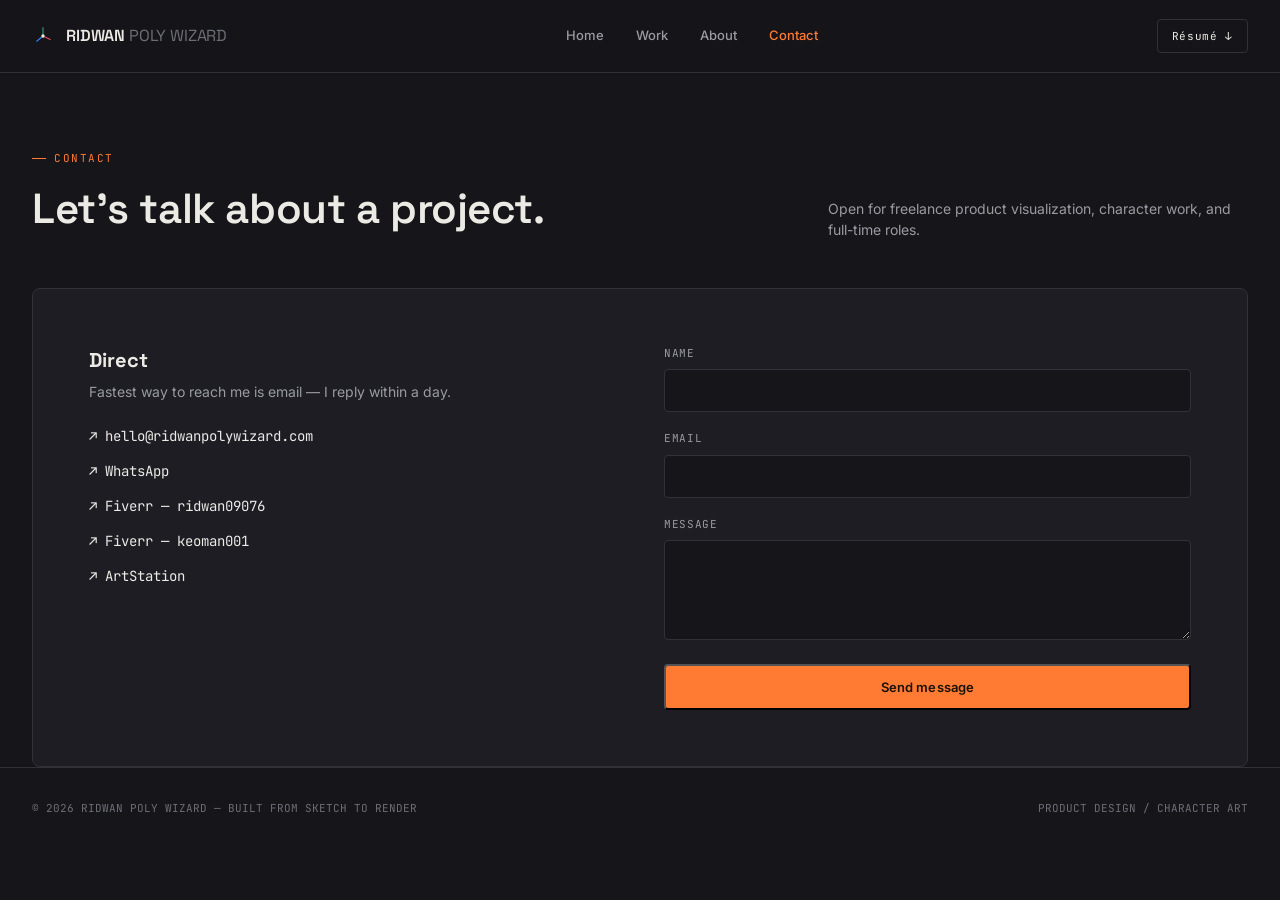
<file: contact.html>
<!DOCTYPE html>
<html lang="en">
<head>
<meta charset="UTF-8">
<meta name="viewport" content="width=device-width, initial-scale=1.0">
<title>Contact — Ridwan Poly Wizard</title>
<meta name="description" content="Get in touch with Ridwan Poly Wizard for freelance product visualization and character art work.">
<link rel="preconnect" href="https://fonts.googleapis.com">
<link href="https://fonts.googleapis.com/css2?family=Space+Grotesk:wght@400;500;600;700&family=Inter:wght@400;500;600&family=JetBrains+Mono:wght@400;500&display=swap" rel="stylesheet">
<link rel="stylesheet" href="css/style.css">
</head>
<body data-page="contact">

<nav class="nav">
  <div class="nav-left">
    <svg class="gizmo" viewBox="0 0 40 40" fill="none">
      <line x1="20" y1="20" x2="20" y2="4" stroke="#30A46C" stroke-width="2"/>
      <line x1="20" y1="20" x2="34" y2="27" stroke="#E5484D" stroke-width="2"/>
      <line x1="20" y1="20" x2="8" y2="30" stroke="#3B82F6" stroke-width="2"/>
      <circle cx="20" cy="20" r="3" fill="#eceae4"/>
    </svg>
    <div class="brand">RIDWAN <span>POLY WIZARD</span></div>
  </div>
  <div class="nav-links">
    <a class="nav-btn" data-page="home" href="index.html">Home</a>
    <a class="nav-btn" data-page="work" href="work.html">Work</a>
    <a class="nav-btn" data-page="about" href="about.html">About</a>
    <a class="nav-btn" data-page="contact" href="contact.html">Contact</a>
  </div>
  <a class="nav-cta" href="contact.html">Résumé ↓</a>
  <button class="nav-toggle" aria-label="Toggle menu">☰</button>
</nav>

<section class="section page-head">
  <div class="wrap">
    <div class="section-head">
      <div><div class="eyebrow">Contact</div><h2>Let's talk about a project.</h2></div>
      <p>Open for freelance product visualization, character work, and full-time roles.</p>
    </div>
    <div class="contact-box">
      <div>
        <h3 style="font-family:var(--font-display);font-size:20px;margin-bottom:6px;">Direct</h3>
        <p style="color:var(--muted);font-size:14px;">Fastest way to reach me is email — I reply within a day.</p>
        <div class="contact-links">
          <a href="mailto:hello@ridwanpolywizard.com">↗ hello@ridwanpolywizard.com</a>
          <a href="https://wa.link/fkdmhb" target="_blank" rel="noopener">↗ WhatsApp</a>
          <a href="https://www.fiverr.com/users/ridwan09076/" target="_blank" rel="noopener">↗ Fiverr — ridwan09076</a>
          <a href="https://www.fiverr.com/users/keoman001/" target="_blank" rel="noopener">↗ Fiverr — keoman001</a>
          <a href="#">↗ ArtStation</a>
        </div>
      </div>
      <form id="contactForm">
        <div class="field"><label>Name</label><input type="text" required></div>
        <div class="field"><label>Email</label><input type="email" required></div>
        <div class="field"><label>Message</label><textarea required></textarea></div>
        <button class="btn btn-primary" type="submit" style="width:100%; justify-content:center;">Send message</button>
        <p id="formNote" style="display:none; margin-top:12px; font-size:12px; color:var(--muted); font-family:var(--font-mono);">Sent — thank you. I'll reply within a day.</p>
      </form>
    </div>
  </div>
</section>

<footer>
  <div class="wrap footer-row">
    <span>© 2026 RIDWAN POLY WIZARD — BUILT FROM SKETCH TO RENDER</span>
    <span>PRODUCT DESIGN / CHARACTER ART</span>
  </div>
</footer>

<script src="js/main.js"></script>
</body>
</html>
</file>
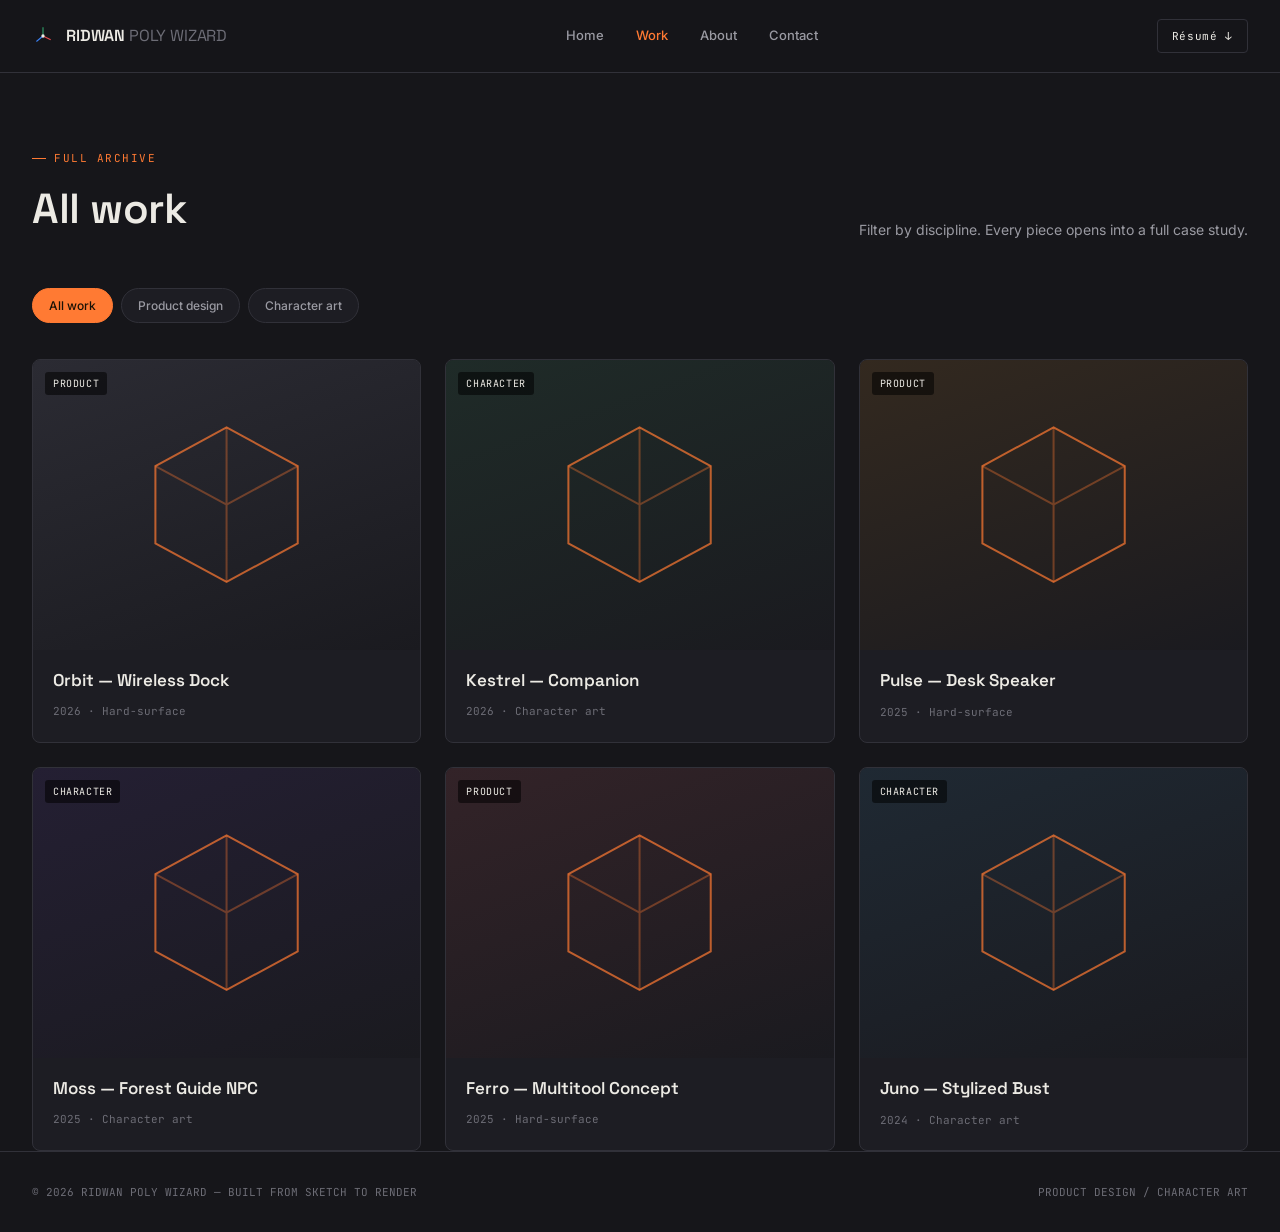
<file: work.html>
<!DOCTYPE html>
<html lang="en">
<head>
<meta charset="UTF-8">
<meta name="viewport" content="width=device-width, initial-scale=1.0">
<title>Work — Ridwan Poly Wizard</title>
<meta name="description" content="Full archive of 3D product design and character art projects by Ridwan Poly Wizard.">
<link rel="preconnect" href="https://fonts.googleapis.com">
<link href="https://fonts.googleapis.com/css2?family=Space+Grotesk:wght@400;500;600;700&family=Inter:wght@400;500;600&family=JetBrains+Mono:wght@400;500&display=swap" rel="stylesheet">
<link rel="stylesheet" href="css/style.css">
</head>
<body data-page="work">

<nav class="nav">
  <div class="nav-left">
    <svg class="gizmo" viewBox="0 0 40 40" fill="none">
      <line x1="20" y1="20" x2="20" y2="4" stroke="#30A46C" stroke-width="2"/>
      <line x1="20" y1="20" x2="34" y2="27" stroke="#E5484D" stroke-width="2"/>
      <line x1="20" y1="20" x2="8" y2="30" stroke="#3B82F6" stroke-width="2"/>
      <circle cx="20" cy="20" r="3" fill="#eceae4"/>
    </svg>
    <div class="brand">RIDWAN <span>POLY WIZARD</span></div>
  </div>
  <div class="nav-links">
    <a class="nav-btn" data-page="home" href="index.html">Home</a>
    <a class="nav-btn" data-page="work" href="work.html">Work</a>
    <a class="nav-btn" data-page="about" href="about.html">About</a>
    <a class="nav-btn" data-page="contact" href="contact.html">Contact</a>
  </div>
  <a class="nav-cta" href="contact.html">Résumé ↓</a>
  <button class="nav-toggle" aria-label="Toggle menu">☰</button>
</nav>

<section class="section page-head">
  <div class="wrap">
    <div class="section-head">
      <div><div class="eyebrow">Full archive</div><h2>All work</h2></div>
      <p>Filter by discipline. Every piece opens into a full case study.</p>
    </div>
    <div class="filters">
      <button class="filter-btn active" data-cat="all">All work</button>
      <button class="filter-btn" data-cat="product">Product design</button>
      <button class="filter-btn" data-cat="character">Character art</button>
    </div>

    <div class="grid" id="workGrid">

      <a class="card" data-cat="product" href="case-study-orbit.html">
        <div class="card-media render-a">
          <span class="card-tag">Product</span><span class="card-view mono">View project →</span>
          <svg viewBox="0 0 100 100" fill="none" stroke="#ff7a33" stroke-width="1"><path d="M50 12 L85 31 L85 69 L50 88 L15 69 L15 31 Z" opacity="0.7"/><path d="M50 12 L50 50 M50 50 L85 31 M50 50 L15 31 M50 50 L50 88" opacity="0.35"/></svg>
        </div>
        <div class="card-body"><h3>Orbit — Wireless Dock</h3><span>2026 · Hard-surface</span></div>
      </a>

      <a class="card" data-cat="character" href="case-study-kestrel.html">
        <div class="card-media render-c">
          <span class="card-tag">Character</span><span class="card-view mono">View project →</span>
          <svg viewBox="0 0 100 100" fill="none" stroke="#ff7a33" stroke-width="1"><path d="M50 12 L85 31 L85 69 L50 88 L15 69 L15 31 Z" opacity="0.7"/><path d="M50 12 L50 50 M50 50 L85 31 M50 50 L15 31 M50 50 L50 88" opacity="0.35"/></svg>
        </div>
        <div class="card-body"><h3>Kestrel — Companion</h3><span>2026 · Character art</span></div>
      </a>

      <a class="card" data-cat="product" href="case-study-orbit.html">
        <div class="card-media render-b">
          <span class="card-tag">Product</span><span class="card-view mono">View project →</span>
          <svg viewBox="0 0 100 100" fill="none" stroke="#ff7a33" stroke-width="1"><path d="M50 12 L85 31 L85 69 L50 88 L15 69 L15 31 Z" opacity="0.7"/><path d="M50 12 L50 50 M50 50 L85 31 M50 50 L15 31 M50 50 L50 88" opacity="0.35"/></svg>
        </div>
        <div class="card-body"><h3>Pulse — Desk Speaker</h3><span>2025 · Hard-surface</span></div>
      </a>

      <a class="card" data-cat="character" href="case-study-kestrel.html">
        <div class="card-media render-d">
          <span class="card-tag">Character</span><span class="card-view mono">View project →</span>
          <svg viewBox="0 0 100 100" fill="none" stroke="#ff7a33" stroke-width="1"><path d="M50 12 L85 31 L85 69 L50 88 L15 69 L15 31 Z" opacity="0.7"/><path d="M50 12 L50 50 M50 50 L85 31 M50 50 L15 31 M50 50 L50 88" opacity="0.35"/></svg>
        </div>
        <div class="card-body"><h3>Moss — Forest Guide NPC</h3><span>2025 · Character art</span></div>
      </a>

      <a class="card" data-cat="product" href="case-study-orbit.html">
        <div class="card-media render-e">
          <span class="card-tag">Product</span><span class="card-view mono">View project →</span>
          <svg viewBox="0 0 100 100" fill="none" stroke="#ff7a33" stroke-width="1"><path d="M50 12 L85 31 L85 69 L50 88 L15 69 L15 31 Z" opacity="0.7"/><path d="M50 12 L50 50 M50 50 L85 31 M50 50 L15 31 M50 50 L50 88" opacity="0.35"/></svg>
        </div>
        <div class="card-body"><h3>Ferro — Multitool Concept</h3><span>2025 · Hard-surface</span></div>
      </a>

      <a class="card" data-cat="character" href="case-study-kestrel.html">
        <div class="card-media render-f">
          <span class="card-tag">Character</span><span class="card-view mono">View project →</span>
          <svg viewBox="0 0 100 100" fill="none" stroke="#ff7a33" stroke-width="1"><path d="M50 12 L85 31 L85 69 L50 88 L15 69 L15 31 Z" opacity="0.7"/><path d="M50 12 L50 50 M50 50 L85 31 M50 50 L15 31 M50 50 L50 88" opacity="0.35"/></svg>
        </div>
        <div class="card-body"><h3>Juno — Stylized Bust</h3><span>2024 · Character art</span></div>
      </a>

    </div>
  </div>
</section>

<footer>
  <div class="wrap footer-row">
    <span>© 2026 RIDWAN POLY WIZARD — BUILT FROM SKETCH TO RENDER</span>
    <span>PRODUCT DESIGN / CHARACTER ART</span>
  </div>
</footer>

<script src="js/main.js"></script>
<script src="js/work.js"></script>
</body>
</html>
</file>
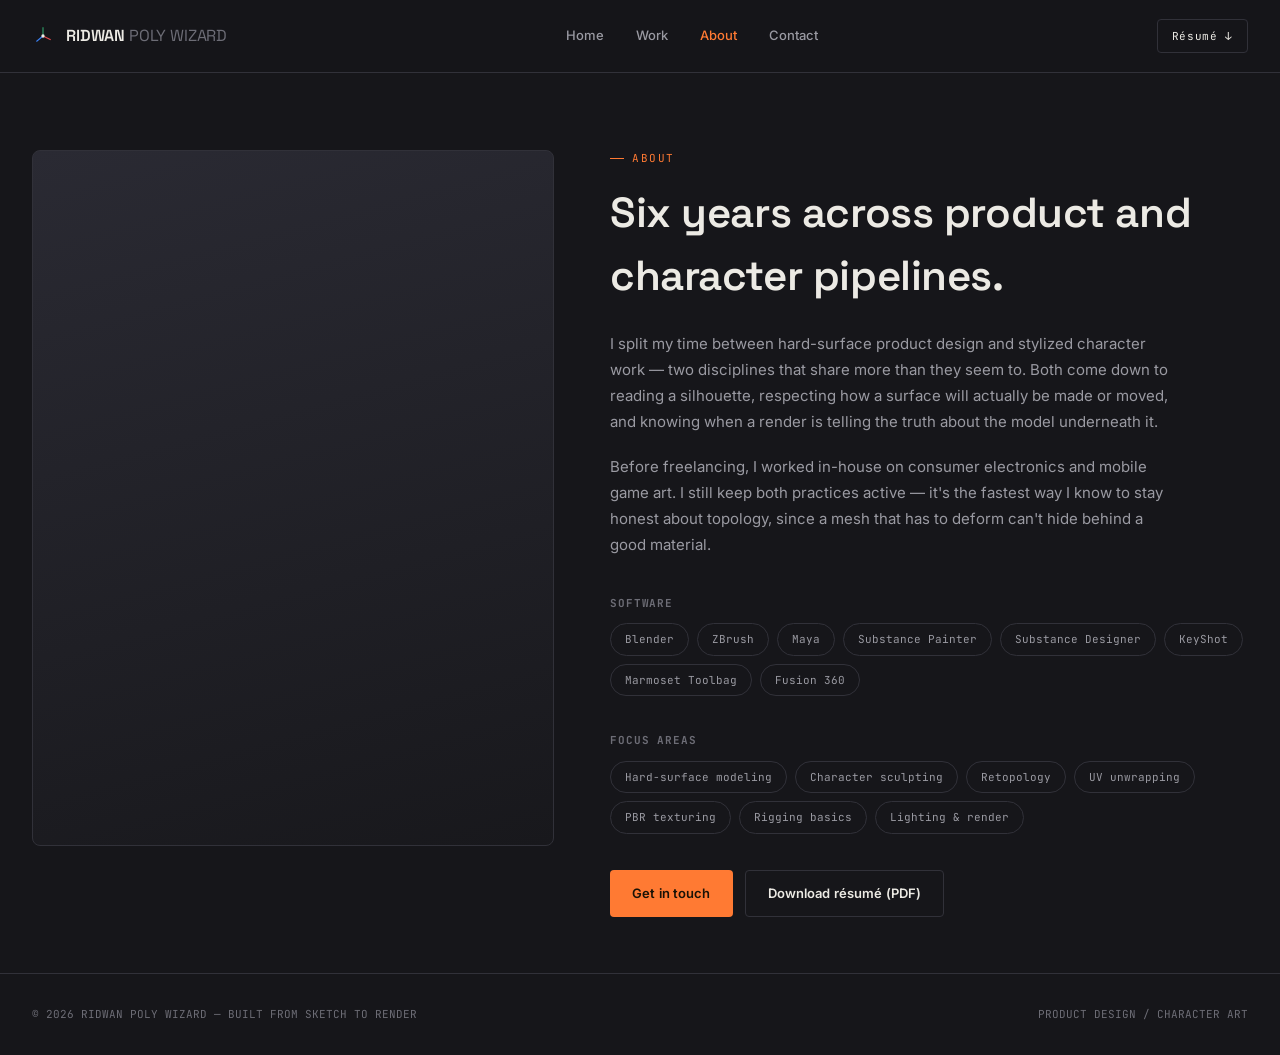
<file: ridwan-poly-wizard/about.html>
<!DOCTYPE html>
<html lang="en">
<head>
<meta charset="UTF-8">
<meta name="viewport" content="width=device-width, initial-scale=1.0">
<title>About — Ridwan Poly Wizard</title>
<meta name="description" content="About Ridwan Poly Wizard — 3D product design and character artist, six years in production.">
<link rel="preconnect" href="https://fonts.googleapis.com">
<link href="https://fonts.googleapis.com/css2?family=Space+Grotesk:wght@400;500;600;700&family=Inter:wght@400;500;600&family=JetBrains+Mono:wght@400;500&display=swap" rel="stylesheet">
<link rel="stylesheet" href="css/style.css">
</head>
<body data-page="about">

<nav class="nav">
  <div class="nav-left">
    <svg class="gizmo" viewBox="0 0 40 40" fill="none">
      <line x1="20" y1="20" x2="20" y2="4" stroke="#30A46C" stroke-width="2"/>
      <line x1="20" y1="20" x2="34" y2="27" stroke="#E5484D" stroke-width="2"/>
      <line x1="20" y1="20" x2="8" y2="30" stroke="#3B82F6" stroke-width="2"/>
      <circle cx="20" cy="20" r="3" fill="#eceae4"/>
    </svg>
    <div class="brand">RIDWAN <span>POLY WIZARD</span></div>
  </div>
  <div class="nav-links">
    <a class="nav-btn" data-page="home" href="index.html">Home</a>
    <a class="nav-btn" data-page="work" href="work.html">Work</a>
    <a class="nav-btn" data-page="about" href="about.html">About</a>
    <a class="nav-btn" data-page="contact" href="contact.html">Contact</a>
  </div>
  <a class="nav-cta" href="contact.html">Résumé ↓</a>
  <button class="nav-toggle" aria-label="Toggle menu">☰</button>
</nav>

<section class="section page-head">
  <div class="wrap about-grid">
    <div>
      <div class="about-photo"></div>
    </div>
    <div class="about-bio">
      <div class="eyebrow">About</div>
      <h2 style="font-family:var(--font-display);font-size:clamp(28px,3.4vw,42px);font-weight:600;margin:14px 0 24px;letter-spacing:-0.01em;">Six years across product and character pipelines.</h2>
      <p>I split my time between hard-surface product design and stylized character work — two disciplines that share more than they seem to. Both come down to reading a silhouette, respecting how a surface will actually be made or moved, and knowing when a render is telling the truth about the model underneath it.</p>
      <p>Before freelancing, I worked in-house on consumer electronics and mobile game art. I still keep both practices active — it's the fastest way I know to stay honest about topology, since a mesh that has to deform can't hide behind a good material.</p>

      <div class="skill-group">
        <h4>Software</h4>
        <div class="skill-pills">
          <span class="tool-pill">Blender</span><span class="tool-pill">ZBrush</span><span class="tool-pill">Maya</span>
          <span class="tool-pill">Substance Painter</span><span class="tool-pill">Substance Designer</span>
          <span class="tool-pill">KeyShot</span><span class="tool-pill">Marmoset Toolbag</span><span class="tool-pill">Fusion 360</span>
        </div>
      </div>
      <div class="skill-group">
        <h4>Focus areas</h4>
        <div class="skill-pills">
          <span class="tool-pill">Hard-surface modeling</span><span class="tool-pill">Character sculpting</span>
          <span class="tool-pill">Retopology</span><span class="tool-pill">UV unwrapping</span>
          <span class="tool-pill">PBR texturing</span><span class="tool-pill">Rigging basics</span><span class="tool-pill">Lighting &amp; render</span>
        </div>
      </div>

      <div class="hero-actions" style="margin-top:36px;">
        <a class="btn btn-primary" href="contact.html">Get in touch</a>
        <a class="btn btn-ghost" href="#">Download résumé (PDF)</a>
      </div>
    </div>
  </div>
</section>

<footer>
  <div class="wrap footer-row">
    <span>© 2026 RIDWAN POLY WIZARD — BUILT FROM SKETCH TO RENDER</span>
    <span>PRODUCT DESIGN / CHARACTER ART</span>
  </div>
</footer>

<script src="js/main.js"></script>
</body>
</html>
</file>
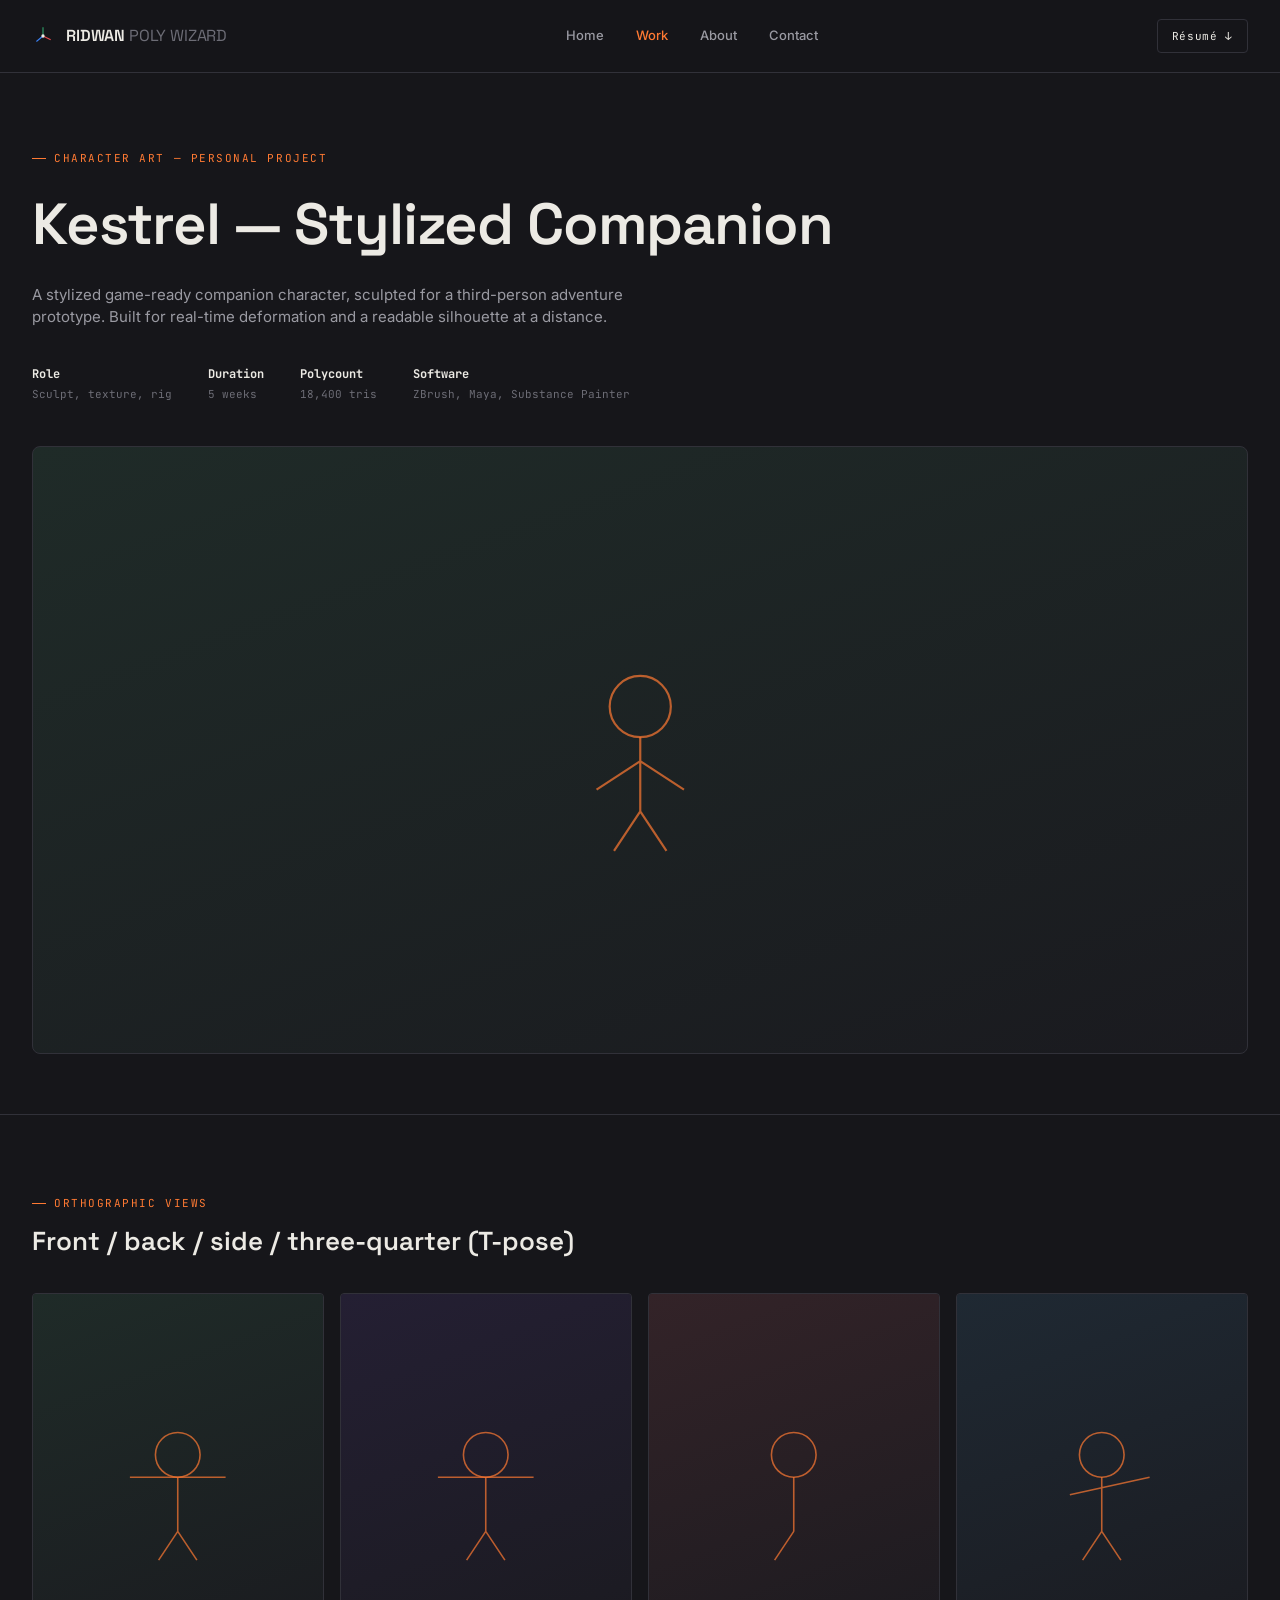
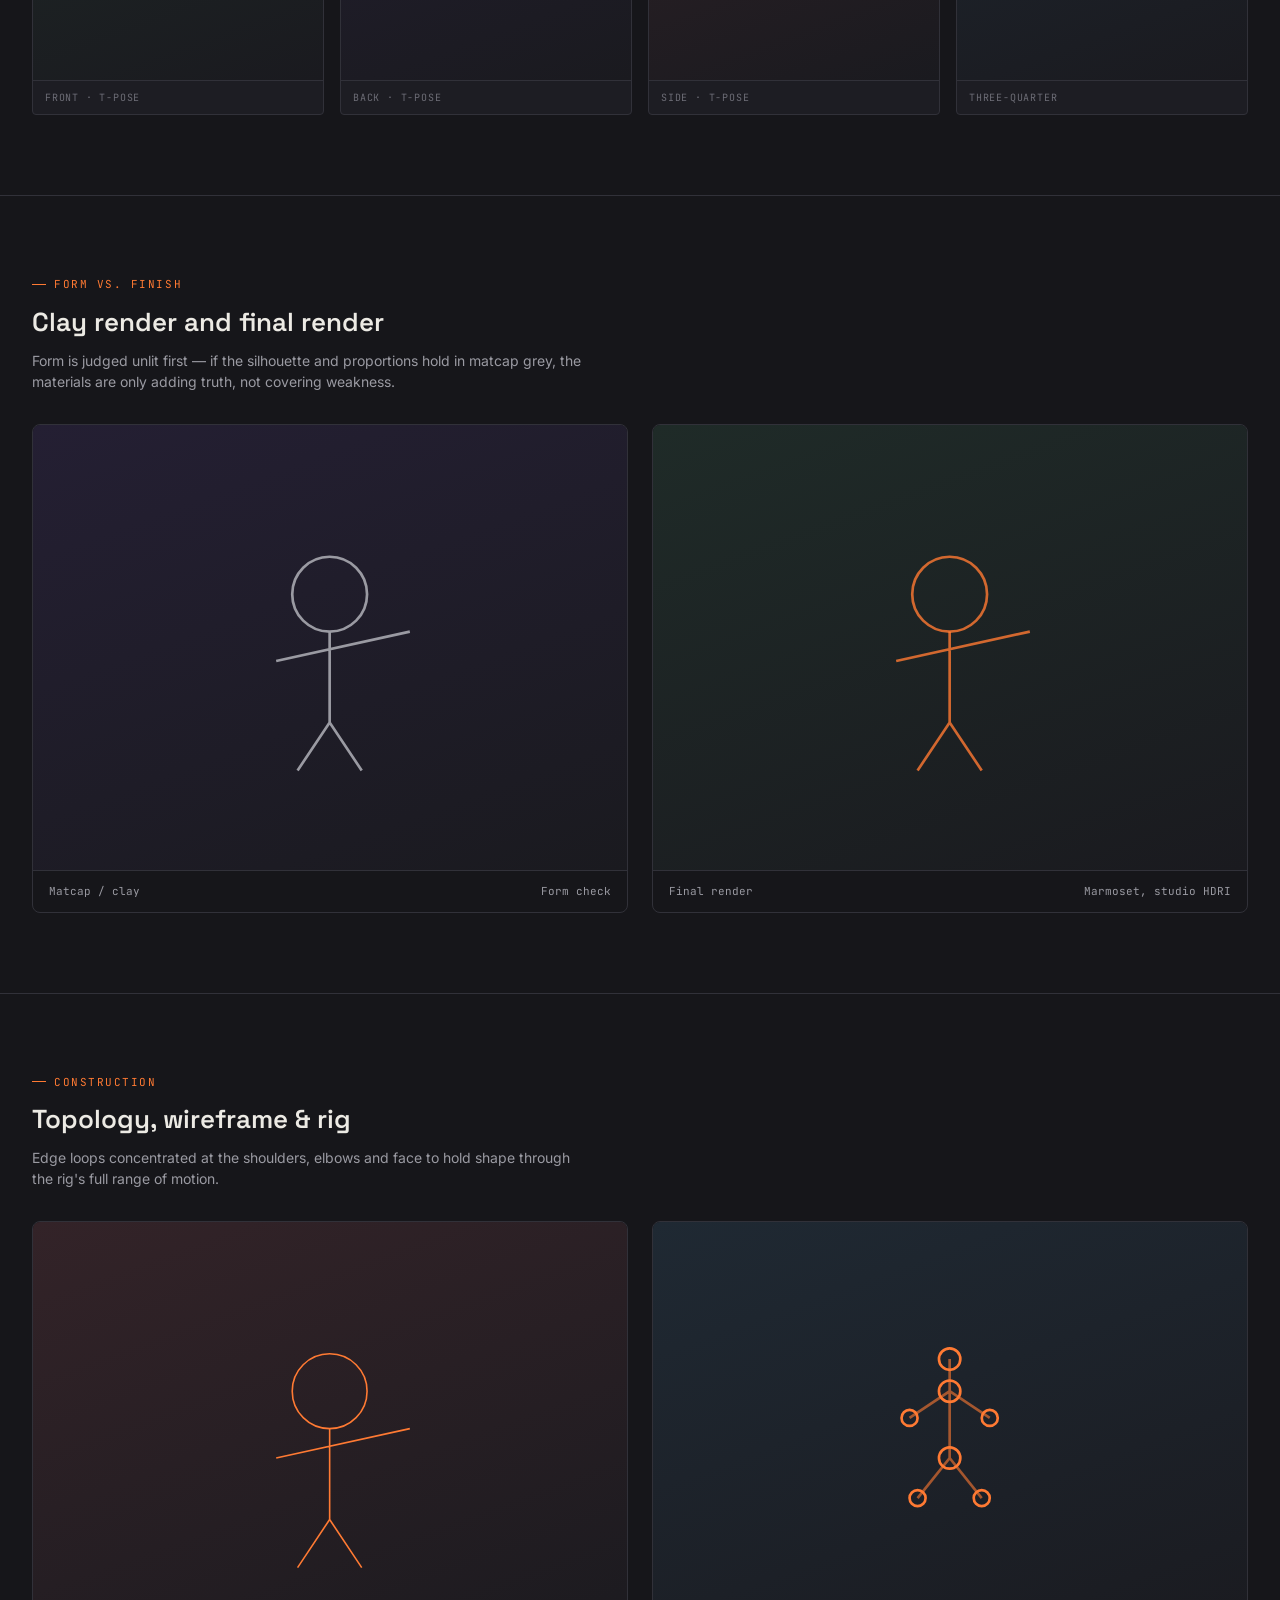
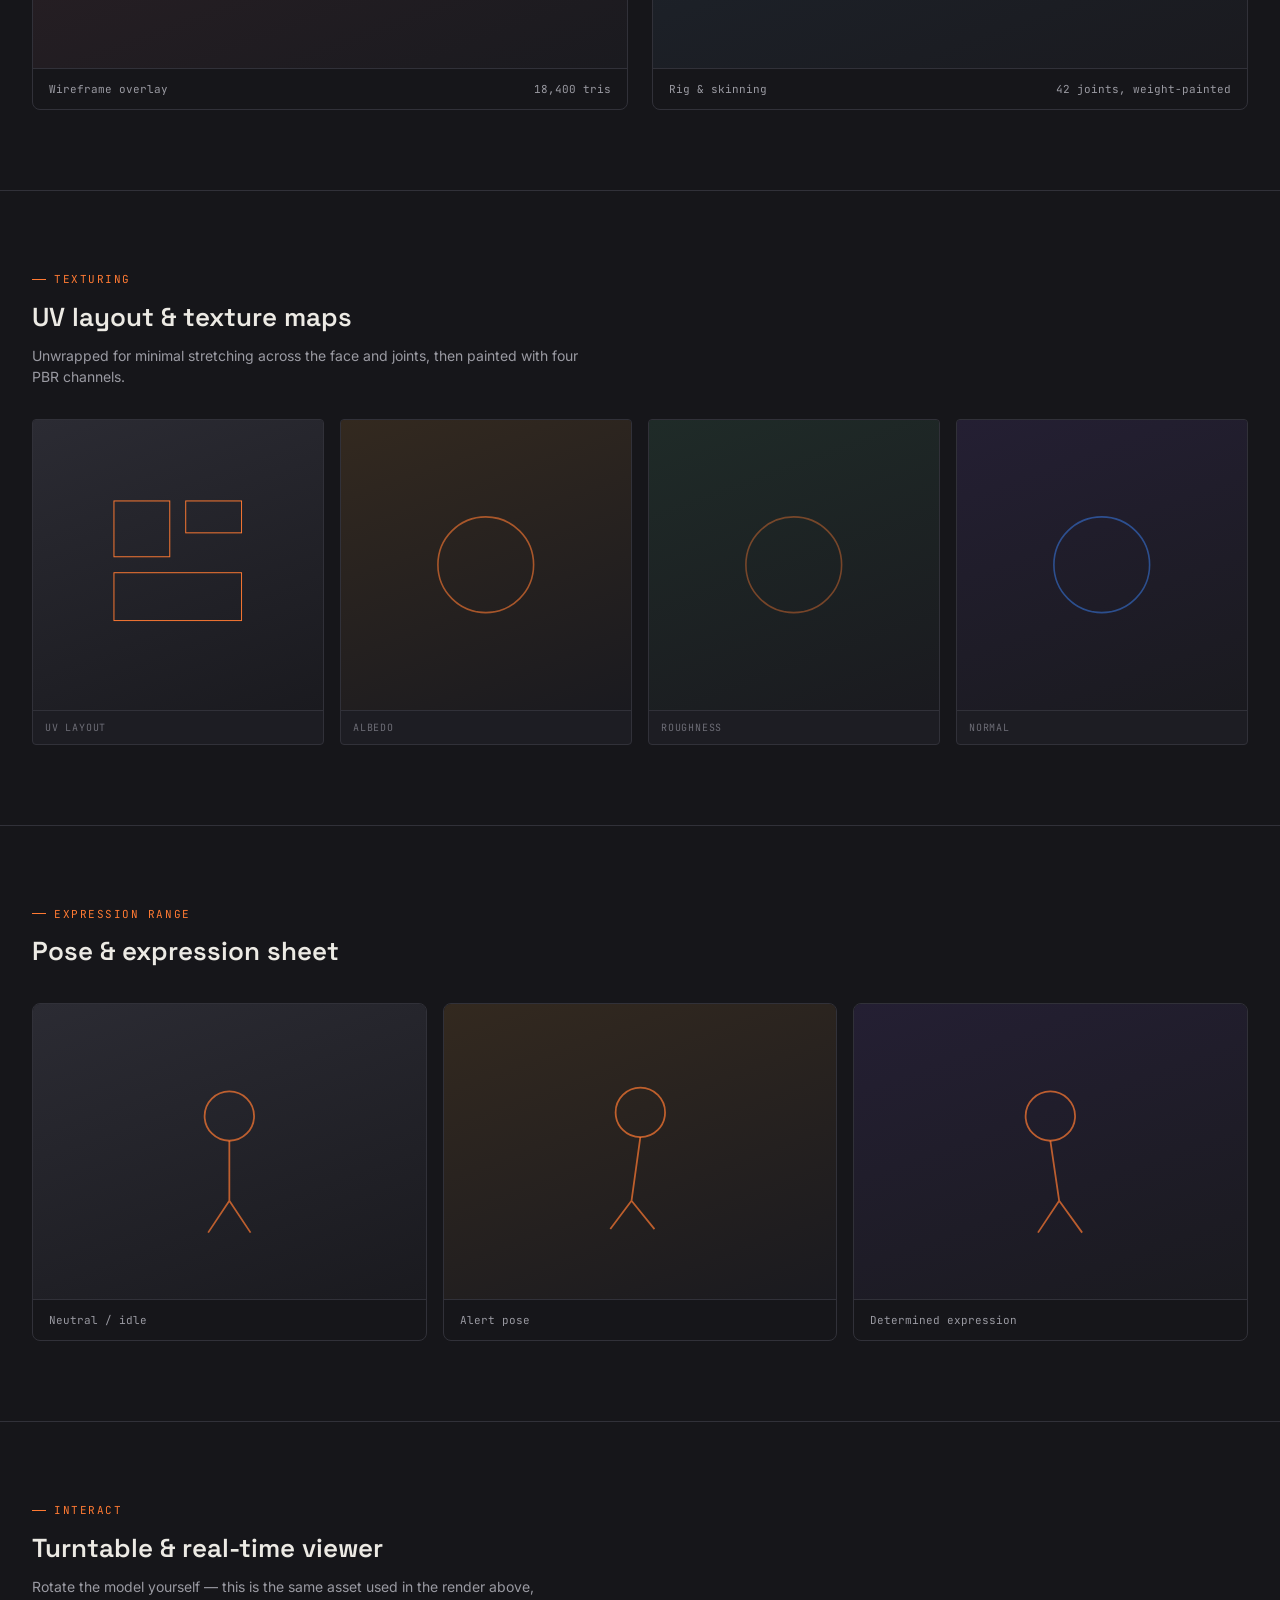
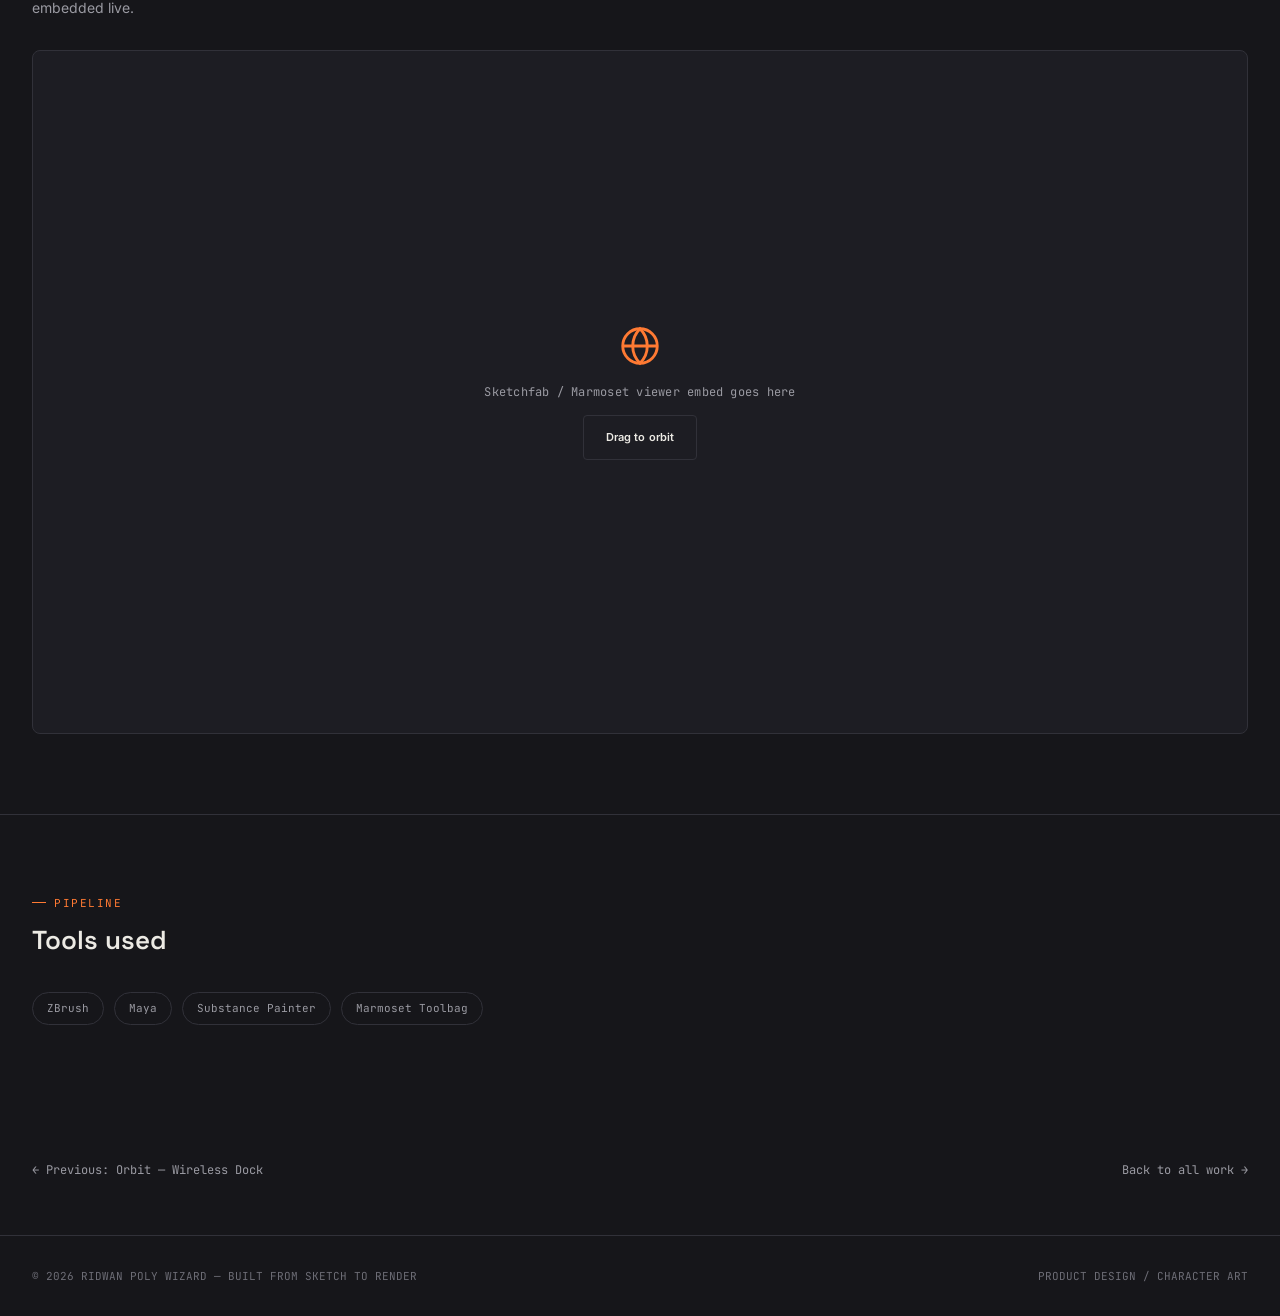
<file: ridwan-poly-wizard/case-study-kestrel.html>
<!DOCTYPE html>
<html lang="en">
<head>
<meta charset="UTF-8">
<meta name="viewport" content="width=device-width, initial-scale=1.0">
<title>Kestrel — Stylized Companion — Ridwan Poly Wizard</title>
<meta name="description" content="Case study: Kestrel stylized game-ready character. Sculpt, topology, texturing and rig breakdown.">
<link rel="preconnect" href="https://fonts.googleapis.com">
<link href="https://fonts.googleapis.com/css2?family=Space+Grotesk:wght@400;500;600;700&family=Inter:wght@400;500;600&family=JetBrains+Mono:wght@400;500&display=swap" rel="stylesheet">
<link rel="stylesheet" href="css/style.css">
</head>
<body data-page="work">

<nav class="nav">
  <div class="nav-left">
    <svg class="gizmo" viewBox="0 0 40 40" fill="none">
      <line x1="20" y1="20" x2="20" y2="4" stroke="#30A46C" stroke-width="2"/>
      <line x1="20" y1="20" x2="34" y2="27" stroke="#E5484D" stroke-width="2"/>
      <line x1="20" y1="20" x2="8" y2="30" stroke="#3B82F6" stroke-width="2"/>
      <circle cx="20" cy="20" r="3" fill="#eceae4"/>
    </svg>
    <div class="brand">RIDWAN <span>POLY WIZARD</span></div>
  </div>
  <div class="nav-links">
    <a class="nav-btn" data-page="home" href="index.html">Home</a>
    <a class="nav-btn" data-page="work" href="work.html">Work</a>
    <a class="nav-btn" data-page="about" href="about.html">About</a>
    <a class="nav-btn" data-page="contact" href="contact.html">Contact</a>
  </div>
  <a class="nav-cta" href="contact.html">Résumé ↓</a>
  <button class="nav-toggle" aria-label="Toggle menu">☰</button>
</nav>

<header class="case-head">
  <div class="wrap">
    <div class="eyebrow">Character art — Personal project</div>
    <h1 class="case-title">Kestrel — Stylized Companion</h1>
    <p class="case-brief">A stylized game-ready companion character, sculpted for a third-person adventure prototype. Built for real-time deformation and a readable silhouette at a distance.</p>
    <div class="case-meta">
      <div><b>Role</b><span>Sculpt, texture, rig</span></div>
      <div><b>Duration</b><span>5 weeks</span></div>
      <div><b>Polycount</b><span>18,400 tris</span></div>
      <div><b>Software</b><span>ZBrush, Maya, Substance Painter</span></div>
    </div>
    <div class="case-hero-media render-c">
      <svg viewBox="0 0 100 100" fill="none" stroke="#ff7a33" stroke-width="1"><circle cx="50" cy="30" r="14" opacity="0.7"/><path d="M50 44 L50 78 M50 55 L30 68 M50 55 L70 68 M50 78 L38 96 M50 78 L62 96" opacity="0.7"/></svg>
    </div>
  </div>
</header>

<section class="case-block">
  <div class="wrap">
    <div class="case-block-head">
      <div class="eyebrow">Orthographic views</div>
      <h3>Front / back / side / three-quarter (T-pose)</h3>
    </div>
    <div class="view-row">
      <div class="view-card"><div class="view-media render-c"><svg viewBox="0 0 100 100" fill="none" stroke="#ff7a33" stroke-width="1"><circle cx="50" cy="30" r="14" opacity="0.7"/><path d="M50 44 L50 78 M20 44 L80 44 M50 78 L38 96 M50 78 L62 96" opacity="0.7"/></svg></div><div class="view-label">Front · T-pose</div></div>
      <div class="view-card"><div class="view-media render-d"><svg viewBox="0 0 100 100" fill="none" stroke="#ff7a33" stroke-width="1"><circle cx="50" cy="30" r="14" opacity="0.7"/><path d="M50 44 L50 78 M20 44 L80 44 M50 78 L38 96 M50 78 L62 96" opacity="0.7"/></svg></div><div class="view-label">Back · T-pose</div></div>
      <div class="view-card"><div class="view-media render-e"><svg viewBox="0 0 100 100" fill="none" stroke="#ff7a33" stroke-width="1"><circle cx="50" cy="30" r="14" opacity="0.7"/><path d="M50 44 L50 78 M50 78 L38 96" opacity="0.7"/></svg></div><div class="view-label">Side · T-pose</div></div>
      <div class="view-card"><div class="view-media render-f"><svg viewBox="0 0 100 100" fill="none" stroke="#ff7a33" stroke-width="1"><circle cx="50" cy="30" r="14" opacity="0.7"/><path d="M50 44 L50 78 M30 55 L80 44 M50 78 L38 96 M50 78 L62 96" opacity="0.7"/></svg></div><div class="view-label">Three-quarter</div></div>
    </div>
  </div>
</section>

<section class="case-block">
  <div class="wrap">
    <div class="case-block-head">
      <div class="eyebrow">Form vs. finish</div>
      <h3>Clay render and final render</h3>
      <p>Form is judged unlit first — if the silhouette and proportions hold in matcap grey, the materials are only adding truth, not covering weakness.</p>
    </div>
    <div class="two-col">
      <div class="compare-card">
        <div class="compare-media render-d"><svg viewBox="0 0 100 100" fill="none" stroke="#9a9aa2" stroke-width="1"><circle cx="50" cy="30" r="14"/><path d="M50 44 L50 78 M30 55 L80 44 M50 78 L38 96 M50 78 L62 96"/></svg></div>
        <div class="compare-foot"><span>Matcap / clay</span><span>Form check</span></div>
      </div>
      <div class="compare-card">
        <div class="compare-media render-c"><svg viewBox="0 0 100 100" fill="none" stroke="#ff7a33" stroke-width="1"><circle cx="50" cy="30" r="14" opacity="0.8"/><path d="M50 44 L50 78 M30 55 L80 44 M50 78 L38 96 M50 78 L62 96" opacity="0.8"/></svg></div>
        <div class="compare-foot"><span>Final render</span><span>Marmoset, studio HDRI</span></div>
      </div>
    </div>
  </div>
</section>

<section class="case-block">
  <div class="wrap">
    <div class="case-block-head">
      <div class="eyebrow">Construction</div>
      <h3>Topology, wireframe &amp; rig</h3>
      <p>Edge loops concentrated at the shoulders, elbows and face to hold shape through the rig's full range of motion.</p>
    </div>
    <div class="two-col">
      <div class="compare-card">
        <div class="compare-media render-e"><svg viewBox="0 0 100 100" fill="none" stroke="#ff7a33" stroke-width="0.6"><circle cx="50" cy="30" r="14"/><path d="M50 44 L50 78 M30 55 L80 44 M50 78 L38 96 M50 78 L62 96"/></svg></div>
        <div class="compare-foot"><span>Wireframe overlay</span><span>18,400 tris</span></div>
      </div>
      <div class="compare-card">
        <div class="compare-media render-f"><svg viewBox="0 0 100 100" fill="none" stroke="#ff7a33" stroke-width="1"><circle cx="50" cy="18" r="4"/><circle cx="50" cy="30" r="4"/><circle cx="35" cy="40" r="3"/><circle cx="65" cy="40" r="3"/><circle cx="50" cy="55" r="4"/><circle cx="38" cy="70" r="3"/><circle cx="62" cy="70" r="3"/><path d="M50 18 L50 30 L35 40 M50 30 L65 40 M50 30 L50 55 L38 70 M50 55 L62 70" opacity="0.6"/></svg></div>
        <div class="compare-foot"><span>Rig &amp; skinning</span><span>42 joints, weight-painted</span></div>
      </div>
    </div>
  </div>
</section>

<section class="case-block">
  <div class="wrap">
    <div class="case-block-head">
      <div class="eyebrow">Texturing</div>
      <h3>UV layout &amp; texture maps</h3>
      <p>Unwrapped for minimal stretching across the face and joints, then painted with four PBR channels.</p>
    </div>
    <div class="map-row">
      <div class="view-card map-card"><div class="view-media render-a"><svg viewBox="0 0 100 100" fill="none" stroke="#ff7a33" stroke-width="0.6"><rect x="10" y="10" width="35" height="35"/><rect x="55" y="10" width="35" height="20"/><rect x="10" y="55" width="80" height="30"/></svg></div><div class="view-label">UV layout</div></div>
      <div class="view-card map-card"><div class="view-media render-b"><svg viewBox="0 0 100 100" fill="none" stroke="#ff7a33" stroke-width="1"><circle cx="50" cy="50" r="30" opacity="0.6"/></svg></div><div class="view-label">Albedo</div></div>
      <div class="view-card map-card"><div class="view-media render-c"><svg viewBox="0 0 100 100" fill="none" stroke="#ff7a33" stroke-width="1"><circle cx="50" cy="50" r="30" opacity="0.4"/></svg></div><div class="view-label">Roughness</div></div>
      <div class="view-card map-card"><div class="view-media render-d"><svg viewBox="0 0 100 100" fill="none" stroke="#3B82F6" stroke-width="1"><circle cx="50" cy="50" r="30" opacity="0.5"/></svg></div><div class="view-label">Normal</div></div>
    </div>
  </div>
</section>

<section class="case-block">
  <div class="wrap">
    <div class="case-block-head">
      <div class="eyebrow">Expression range</div>
      <h3>Pose &amp; expression sheet</h3>
    </div>
    <div class="pose-row">
      <div class="compare-card"><div class="compare-media render-a"><svg viewBox="0 0 100 100" fill="none" stroke="#ff7a33" stroke-width="1"><circle cx="50" cy="30" r="14" opacity="0.7"/><path d="M50 44 L50 78 M50 78 L38 96 M50 78 L62 96" opacity="0.7"/></svg></div><div class="compare-foot"><span>Neutral / idle</span></div></div>
      <div class="compare-card"><div class="compare-media render-b"><svg viewBox="0 0 100 100" fill="none" stroke="#ff7a33" stroke-width="1"><circle cx="50" cy="28" r="14" opacity="0.7"/><path d="M50 42 L45 78 M45 78 L33 94 M45 78 L58 94" opacity="0.7"/></svg></div><div class="compare-foot"><span>Alert pose</span></div></div>
      <div class="compare-card"><div class="compare-media render-d"><svg viewBox="0 0 100 100" fill="none" stroke="#ff7a33" stroke-width="1"><circle cx="50" cy="30" r="14" opacity="0.7"/><path d="M50 44 L55 78 M55 78 L43 96 M55 78 L68 96" opacity="0.7"/></svg></div><div class="compare-foot"><span>Determined expression</span></div></div>
    </div>
  </div>
</section>

<section class="case-block">
  <div class="wrap">
    <div class="case-block-head">
      <div class="eyebrow">Interact</div>
      <h3>Turntable &amp; real-time viewer</h3>
      <p>Rotate the model yourself — this is the same asset used in the render above, embedded live.</p>
    </div>
    <div class="viewer-embed">
      <svg width="46" height="46" viewBox="0 0 24 24" fill="none" stroke="#ff7a33" stroke-width="1.5"><circle cx="12" cy="12" r="9"/><path d="M3 12h18M12 3c2.5 2.5 3.8 5.8 3.8 9s-1.3 6.5-3.8 9c-2.5-2.5-3.8-5.8-3.8-9S9.5 5.5 12 3z"/></svg>
      <span class="mono" style="font-size:12px;">Sketchfab / Marmoset viewer embed goes here</span>
      <span class="btn btn-ghost" style="font-size:11px;">Drag to orbit</span>
    </div>
  </div>
</section>

<section class="case-block">
  <div class="wrap">
    <div class="case-block-head"><div class="eyebrow">Pipeline</div><h3>Tools used</h3></div>
    <div class="tools-row">
      <span class="tool-pill">ZBrush</span><span class="tool-pill">Maya</span><span class="tool-pill">Substance Painter</span><span class="tool-pill">Marmoset Toolbag</span>
    </div>
  </div>
</section>

<div class="wrap">
  <div class="case-nav">
    <a href="case-study-orbit.html">← Previous: Orbit — Wireless Dock</a>
    <a href="work.html">Back to all work →</a>
  </div>
</div>

<footer>
  <div class="wrap footer-row">
    <span>© 2026 RIDWAN POLY WIZARD — BUILT FROM SKETCH TO RENDER</span>
    <span>PRODUCT DESIGN / CHARACTER ART</span>
  </div>
</footer>

<script src="js/main.js"></script>
</body>
</html>
</file>
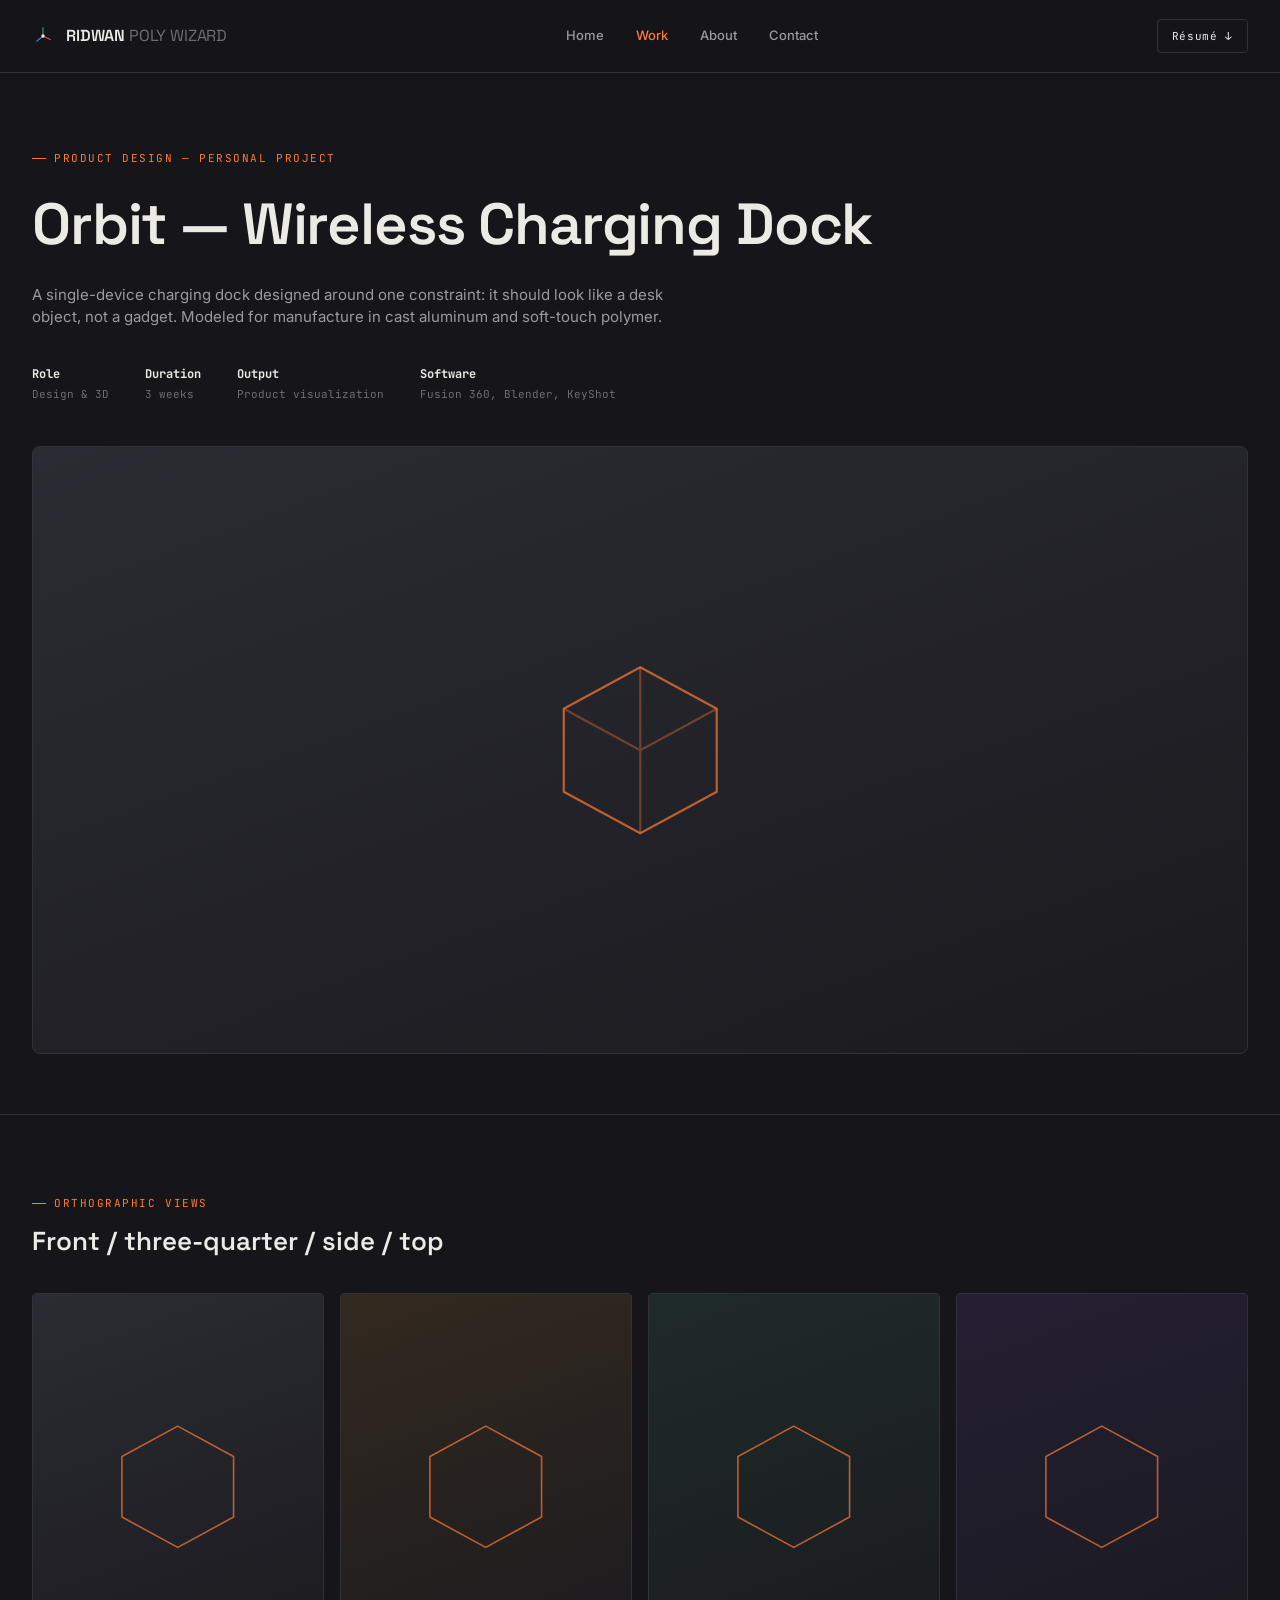
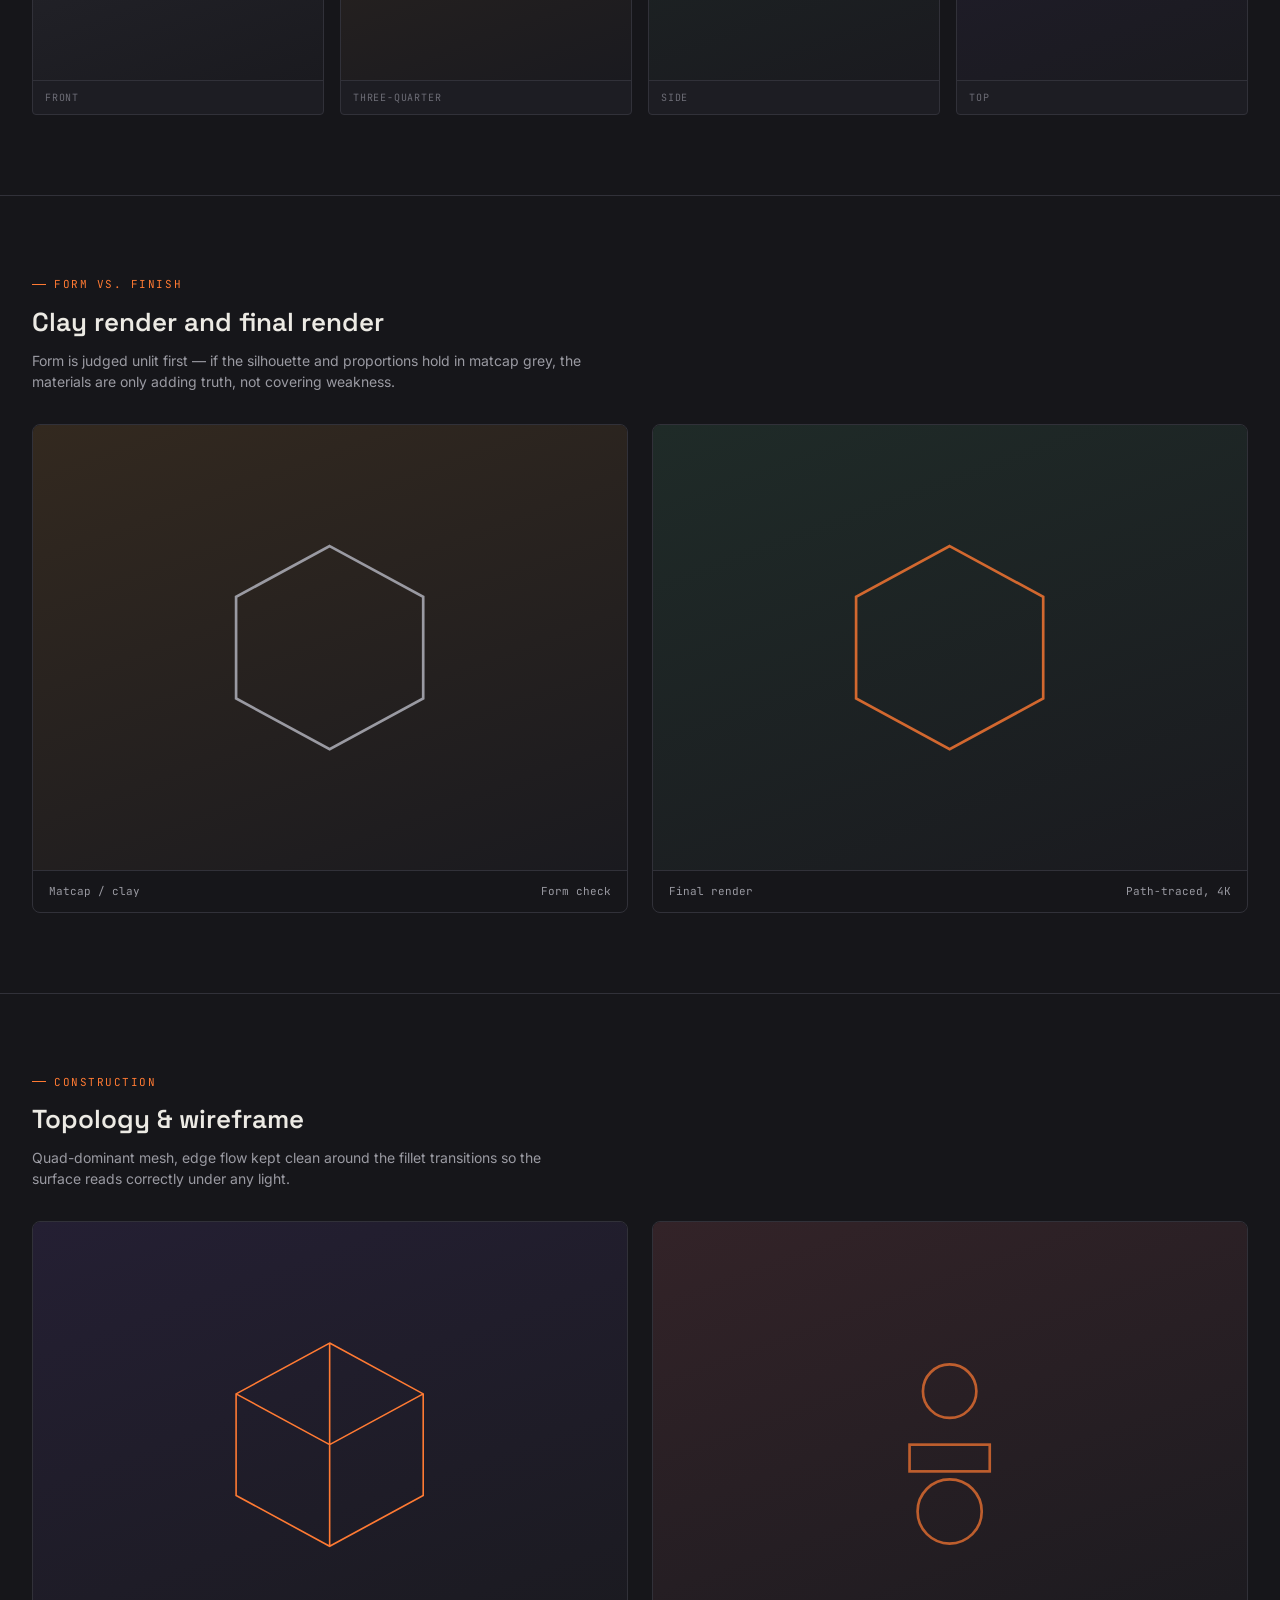
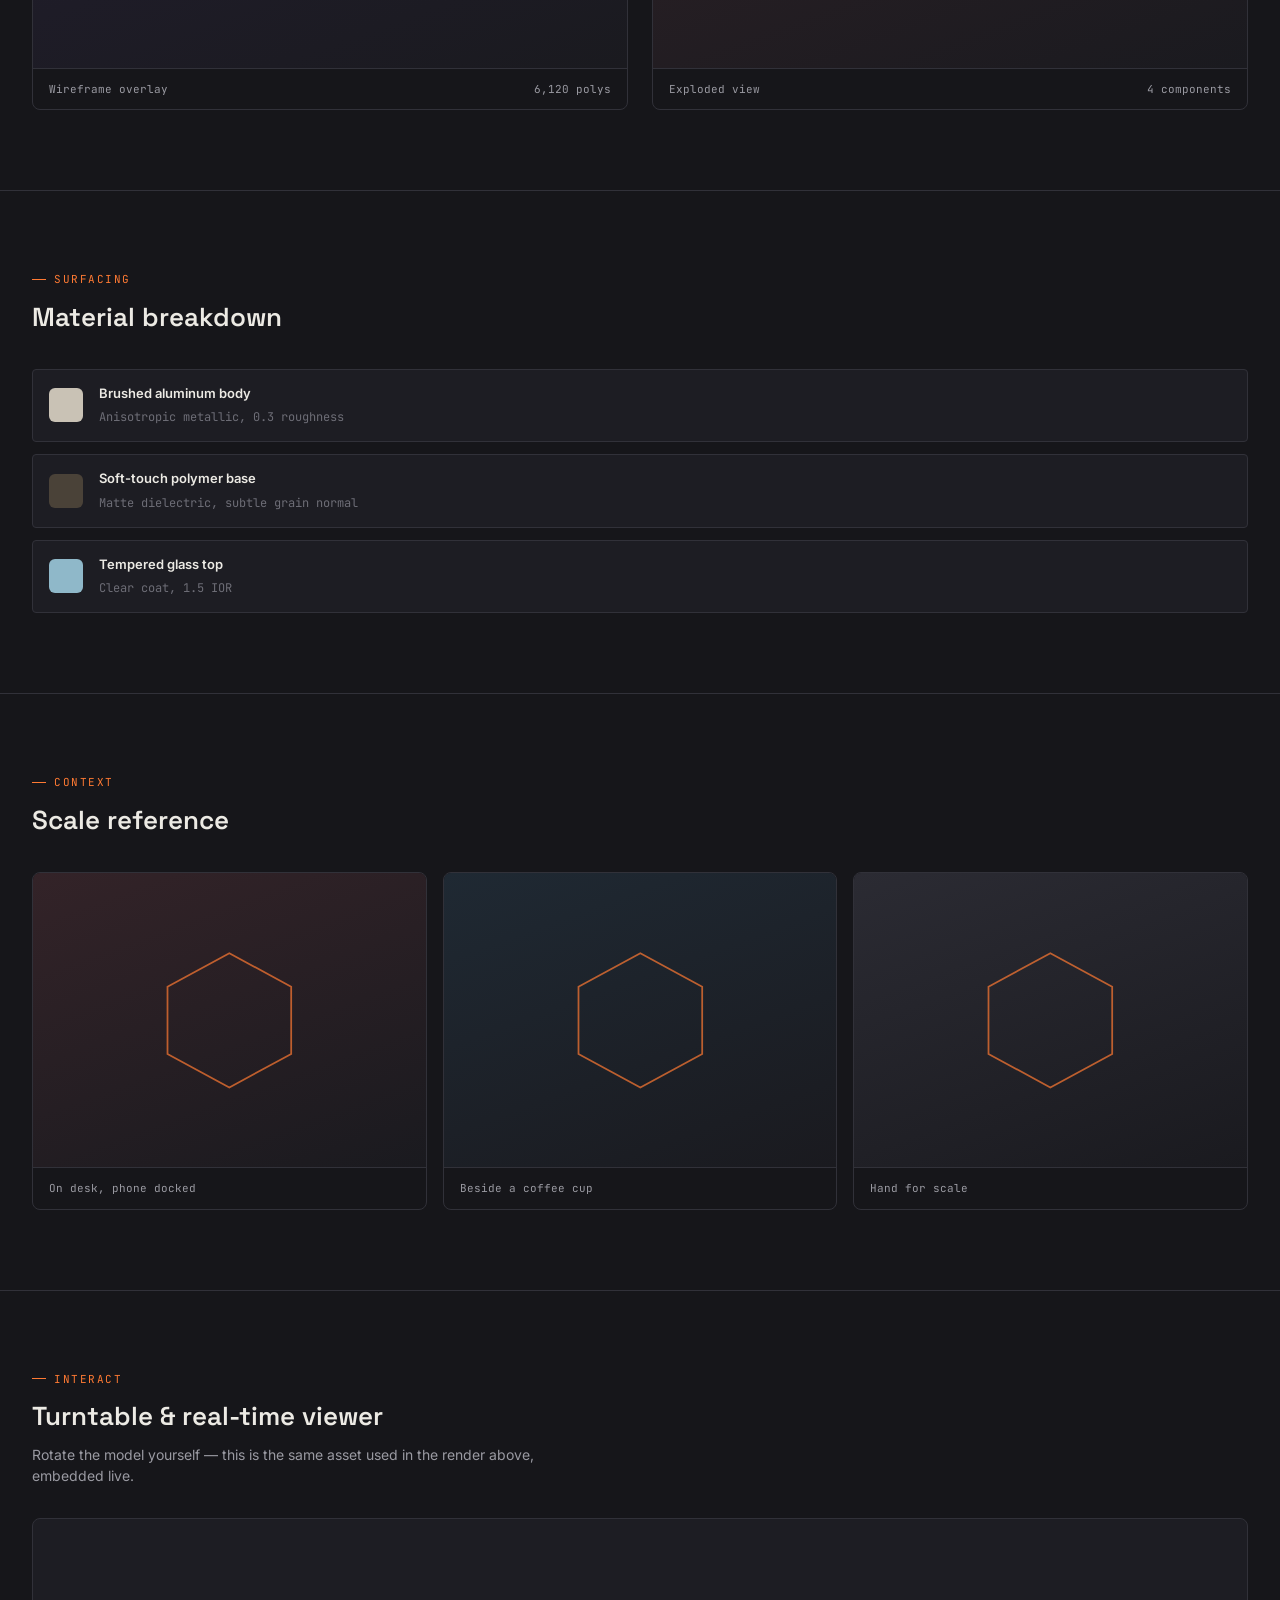
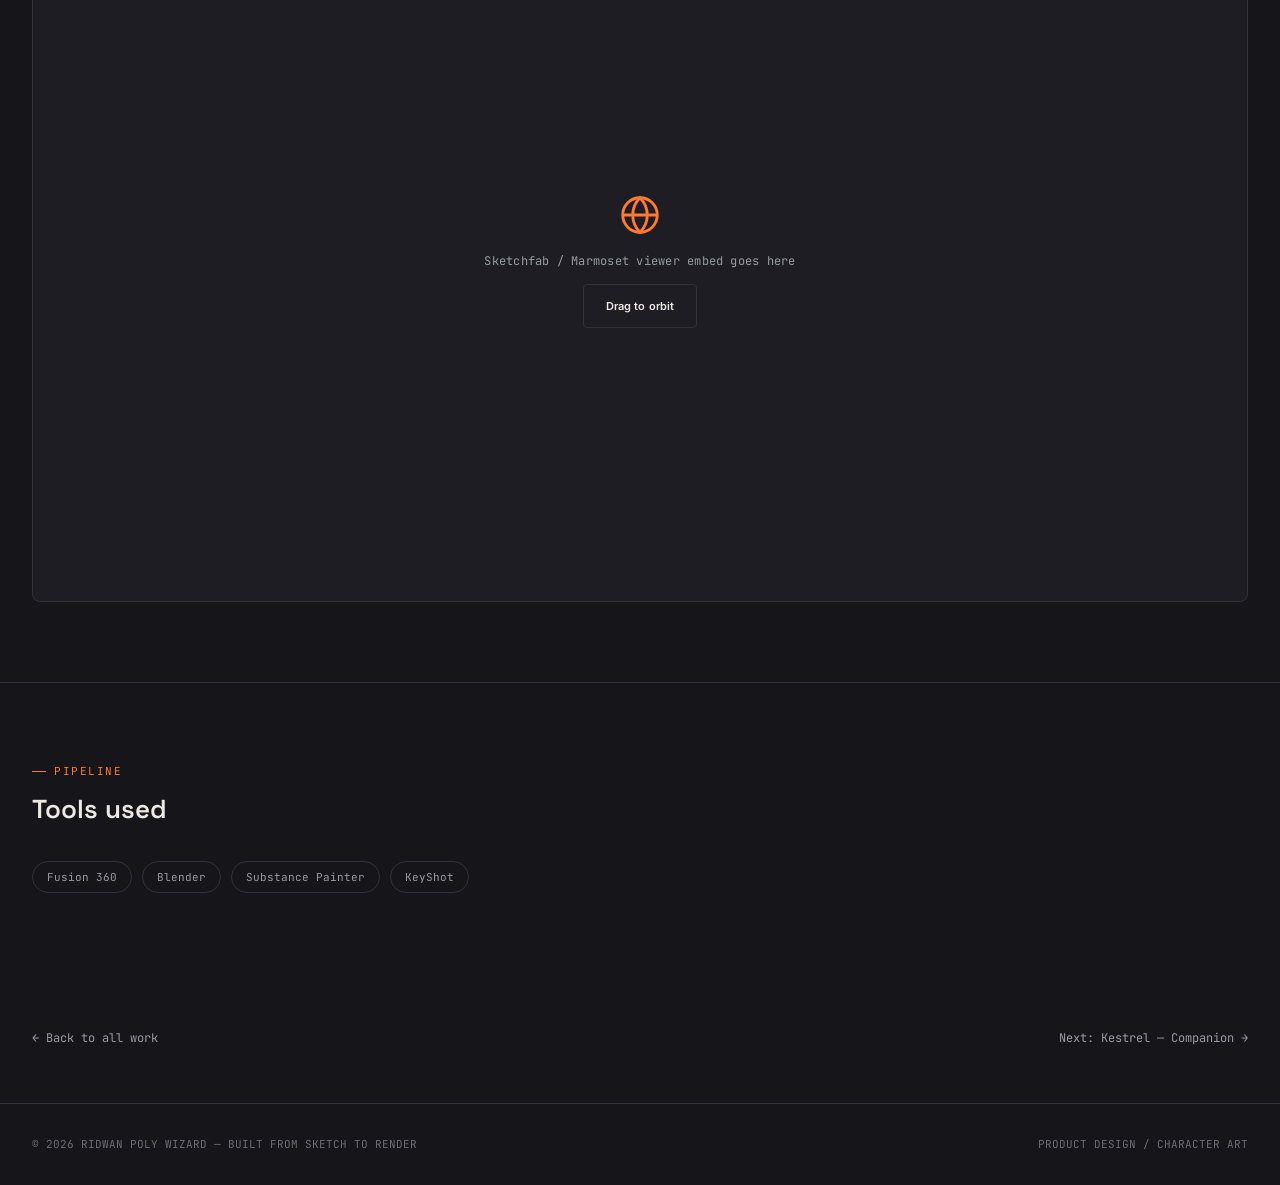
<file: ridwan-poly-wizard/case-study-orbit.html>
<!DOCTYPE html>
<html lang="en">
<head>
<meta charset="UTF-8">
<meta name="viewport" content="width=device-width, initial-scale=1.0">
<title>Orbit — Wireless Charging Dock — Ridwan Poly Wizard</title>
<meta name="description" content="Case study: Orbit wireless charging dock. Product design from concept through final render.">
<link rel="preconnect" href="https://fonts.googleapis.com">
<link href="https://fonts.googleapis.com/css2?family=Space+Grotesk:wght@400;500;600;700&family=Inter:wght@400;500;600&family=JetBrains+Mono:wght@400;500&display=swap" rel="stylesheet">
<link rel="stylesheet" href="css/style.css">
</head>
<body data-page="work">

<nav class="nav">
  <div class="nav-left">
    <svg class="gizmo" viewBox="0 0 40 40" fill="none">
      <line x1="20" y1="20" x2="20" y2="4" stroke="#30A46C" stroke-width="2"/>
      <line x1="20" y1="20" x2="34" y2="27" stroke="#E5484D" stroke-width="2"/>
      <line x1="20" y1="20" x2="8" y2="30" stroke="#3B82F6" stroke-width="2"/>
      <circle cx="20" cy="20" r="3" fill="#eceae4"/>
    </svg>
    <div class="brand">RIDWAN <span>POLY WIZARD</span></div>
  </div>
  <div class="nav-links">
    <a class="nav-btn" data-page="home" href="index.html">Home</a>
    <a class="nav-btn" data-page="work" href="work.html">Work</a>
    <a class="nav-btn" data-page="about" href="about.html">About</a>
    <a class="nav-btn" data-page="contact" href="contact.html">Contact</a>
  </div>
  <a class="nav-cta" href="contact.html">Résumé ↓</a>
  <button class="nav-toggle" aria-label="Toggle menu">☰</button>
</nav>

<header class="case-head">
  <div class="wrap">
    <div class="eyebrow">Product design — Personal project</div>
    <h1 class="case-title">Orbit — Wireless Charging Dock</h1>
    <p class="case-brief">A single-device charging dock designed around one constraint: it should look like a desk object, not a gadget. Modeled for manufacture in cast aluminum and soft-touch polymer.</p>
    <div class="case-meta">
      <div><b>Role</b><span>Design &amp; 3D</span></div>
      <div><b>Duration</b><span>3 weeks</span></div>
      <div><b>Output</b><span>Product visualization</span></div>
      <div><b>Software</b><span>Fusion 360, Blender, KeyShot</span></div>
    </div>
    <div class="case-hero-media render-a">
      <svg viewBox="0 0 100 100" fill="none" stroke="#ff7a33" stroke-width="1"><path d="M50 12 L85 31 L85 69 L50 88 L15 69 L15 31 Z" opacity="0.7"/><path d="M50 12 L50 50 M50 50 L85 31 M50 50 L15 31 M50 50 L50 88" opacity="0.35"/></svg>
    </div>
  </div>
</header>

<section class="case-block">
  <div class="wrap">
    <div class="case-block-head">
      <div class="eyebrow">Orthographic views</div>
      <h3>Front / three-quarter / side / top</h3>
    </div>
    <div class="view-row">
      <div class="view-card"><div class="view-media render-a"><svg viewBox="0 0 100 100" fill="none" stroke="#ff7a33" stroke-width="1"><path d="M50 12 L85 31 L85 69 L50 88 L15 69 L15 31 Z" opacity="0.7"/></svg></div><div class="view-label">Front</div></div>
      <div class="view-card"><div class="view-media render-b"><svg viewBox="0 0 100 100" fill="none" stroke="#ff7a33" stroke-width="1"><path d="M50 12 L85 31 L85 69 L50 88 L15 69 L15 31 Z" opacity="0.7"/></svg></div><div class="view-label">Three-quarter</div></div>
      <div class="view-card"><div class="view-media render-c"><svg viewBox="0 0 100 100" fill="none" stroke="#ff7a33" stroke-width="1"><path d="M50 12 L85 31 L85 69 L50 88 L15 69 L15 31 Z" opacity="0.7"/></svg></div><div class="view-label">Side</div></div>
      <div class="view-card"><div class="view-media render-d"><svg viewBox="0 0 100 100" fill="none" stroke="#ff7a33" stroke-width="1"><path d="M50 12 L85 31 L85 69 L50 88 L15 69 L15 31 Z" opacity="0.7"/></svg></div><div class="view-label">Top</div></div>
    </div>
  </div>
</section>

<section class="case-block">
  <div class="wrap">
    <div class="case-block-head">
      <div class="eyebrow">Form vs. finish</div>
      <h3>Clay render and final render</h3>
      <p>Form is judged unlit first — if the silhouette and proportions hold in matcap grey, the materials are only adding truth, not covering weakness.</p>
    </div>
    <div class="two-col">
      <div class="compare-card">
        <div class="compare-media render-b"><svg viewBox="0 0 100 100" fill="none" stroke="#9a9aa2" stroke-width="1"><path d="M50 12 L85 31 L85 69 L50 88 L15 69 L15 31 Z"/></svg></div>
        <div class="compare-foot"><span>Matcap / clay</span><span>Form check</span></div>
      </div>
      <div class="compare-card">
        <div class="compare-media render-c"><svg viewBox="0 0 100 100" fill="none" stroke="#ff7a33" stroke-width="1"><path d="M50 12 L85 31 L85 69 L50 88 L15 69 L15 31 Z" opacity="0.8"/></svg></div>
        <div class="compare-foot"><span>Final render</span><span>Path-traced, 4K</span></div>
      </div>
    </div>
  </div>
</section>

<section class="case-block">
  <div class="wrap">
    <div class="case-block-head">
      <div class="eyebrow">Construction</div>
      <h3>Topology &amp; wireframe</h3>
      <p>Quad-dominant mesh, edge flow kept clean around the fillet transitions so the surface reads correctly under any light.</p>
    </div>
    <div class="two-col">
      <div class="compare-card">
        <div class="compare-media render-d"><svg viewBox="0 0 100 100" fill="none" stroke="#ff7a33" stroke-width="0.6"><path d="M50 12 L85 31 L85 69 L50 88 L15 69 L15 31 Z M50 12 L50 50 M50 50 L85 31 M50 50 L15 31 M50 50 L50 88"/></svg></div>
        <div class="compare-foot"><span>Wireframe overlay</span><span>6,120 polys</span></div>
      </div>
      <div class="compare-card">
        <div class="compare-media render-e"><svg viewBox="0 0 100 100" fill="none" stroke="#ff7a33" stroke-width="1"><circle cx="50" cy="30" r="10" opacity="0.7"/><rect x="35" y="50" width="30" height="10" opacity="0.7"/><circle cx="50" cy="75" r="12" opacity="0.7"/></svg></div>
        <div class="compare-foot"><span>Exploded view</span><span>4 components</span></div>
      </div>
    </div>
  </div>
</section>

<section class="case-block">
  <div class="wrap">
    <div class="case-block-head">
      <div class="eyebrow">Surfacing</div>
      <h3>Material breakdown</h3>
    </div>
    <div class="material-list">
      <div class="material-row"><div class="swatch" style="background:#c9c2b5"></div><div><b>Brushed aluminum body</b><span>Anisotropic metallic, 0.3 roughness</span></div></div>
      <div class="material-row"><div class="swatch" style="background:#4a4238"></div><div><b>Soft-touch polymer base</b><span>Matte dielectric, subtle grain normal</span></div></div>
      <div class="material-row"><div class="swatch" style="background:#8fb8c9"></div><div><b>Tempered glass top</b><span>Clear coat, 1.5 IOR</span></div></div>
    </div>
  </div>
</section>

<section class="case-block">
  <div class="wrap">
    <div class="case-block-head">
      <div class="eyebrow">Context</div>
      <h3>Scale reference</h3>
    </div>
    <div class="pose-row">
      <div class="compare-card"><div class="compare-media render-e"><svg viewBox="0 0 100 100" fill="none" stroke="#ff7a33" stroke-width="1"><path d="M50 12 L85 31 L85 69 L50 88 L15 69 L15 31 Z" opacity="0.7"/></svg></div><div class="compare-foot"><span>On desk, phone docked</span></div></div>
      <div class="compare-card"><div class="compare-media render-f"><svg viewBox="0 0 100 100" fill="none" stroke="#ff7a33" stroke-width="1"><path d="M50 12 L85 31 L85 69 L50 88 L15 69 L15 31 Z" opacity="0.7"/></svg></div><div class="compare-foot"><span>Beside a coffee cup</span></div></div>
      <div class="compare-card"><div class="compare-media render-a"><svg viewBox="0 0 100 100" fill="none" stroke="#ff7a33" stroke-width="1"><path d="M50 12 L85 31 L85 69 L50 88 L15 69 L15 31 Z" opacity="0.7"/></svg></div><div class="compare-foot"><span>Hand for scale</span></div></div>
    </div>
  </div>
</section>

<section class="case-block">
  <div class="wrap">
    <div class="case-block-head">
      <div class="eyebrow">Interact</div>
      <h3>Turntable &amp; real-time viewer</h3>
      <p>Rotate the model yourself — this is the same asset used in the render above, embedded live.</p>
    </div>
    <div class="viewer-embed">
      <svg width="46" height="46" viewBox="0 0 24 24" fill="none" stroke="#ff7a33" stroke-width="1.5"><circle cx="12" cy="12" r="9"/><path d="M3 12h18M12 3c2.5 2.5 3.8 5.8 3.8 9s-1.3 6.5-3.8 9c-2.5-2.5-3.8-5.8-3.8-9S9.5 5.5 12 3z"/></svg>
      <span class="mono" style="font-size:12px;">Sketchfab / Marmoset viewer embed goes here</span>
      <span class="btn btn-ghost" style="font-size:11px;">Drag to orbit</span>
    </div>
  </div>
</section>

<section class="case-block">
  <div class="wrap">
    <div class="case-block-head"><div class="eyebrow">Pipeline</div><h3>Tools used</h3></div>
    <div class="tools-row">
      <span class="tool-pill">Fusion 360</span><span class="tool-pill">Blender</span><span class="tool-pill">Substance Painter</span><span class="tool-pill">KeyShot</span>
    </div>
  </div>
</section>

<div class="wrap">
  <div class="case-nav">
    <a href="work.html">← Back to all work</a>
    <a href="case-study-kestrel.html">Next: Kestrel — Companion →</a>
  </div>
</div>

<footer>
  <div class="wrap footer-row">
    <span>© 2026 RIDWAN POLY WIZARD — BUILT FROM SKETCH TO RENDER</span>
    <span>PRODUCT DESIGN / CHARACTER ART</span>
  </div>
</footer>

<script src="js/main.js"></script>
</body>
</html>
</file>
<file: css/style.css>
/* ============================================================
   RIDWAN POLY WIZARD — SHARED STYLESHEET
   Design system: dark 3D-viewport aesthetic.
   Token comments mark every value that should change together.
   ============================================================ */

:root{
  /* -- color: viewport / surfaces -- */
  --bg:            #16161a;
  --bg-panel:      #1d1d23;
  --bg-panel-2:    #232329;
  --grid-line:     #2a2a33;
  --border:        #313139;

  /* -- color: text -- */
  --text:          #eceae4;
  --muted:         #9a9aa2;
  --muted-2:       #6d6d76;

  /* -- color: accent -- */
  --accent:        #ff7a33;
  --accent-dim:    #c75a20;

  /* -- color: axis gizmo (do not change — matches every 3D app) -- */
  --axis-x:        #e5484d;
  --axis-y:        #30a46c;
  --axis-z:        #3b82f6;

  /* -- type -- */
  --font-display:  'Space Grotesk', sans-serif;
  --font-body:     'Inter', sans-serif;
  --font-mono:     'JetBrains Mono', monospace;

  --radius-s: 4px;
  --radius-m: 8px;
  --ease: cubic-bezier(.16,.8,.24,1);
}

*{ box-sizing:border-box; margin:0; padding:0; }
html{ scroll-behavior:smooth; }
body{
  background:var(--bg);
  color:var(--text);
  font-family:var(--font-body);
  -webkit-font-smoothing:antialiased;
  line-height:1.5;
  overflow-x:hidden;
}
a{ color:inherit; text-decoration:none; }
img{ max-width:100%; display:block; }
button{ font-family:inherit; cursor:pointer; }
:focus-visible{ outline:2px solid var(--accent); outline-offset:3px; }

.mono{ font-family:var(--font-mono); letter-spacing:0.02em; }
.eyebrow{
  font-family:var(--font-mono);
  font-size:11px;
  letter-spacing:0.14em;
  text-transform:uppercase;
  color:var(--accent);
  display:flex; align-items:center; gap:8px;
}
.eyebrow::before{ content:''; width:14px; height:1px; background:var(--accent); }

.wrap{ max-width:1280px; margin:0 auto; padding:0 32px; }
@media (max-width:640px){ .wrap{ padding:0 20px; } }

.grid-bg{
  position:absolute; inset:0;
  background-image:
    linear-gradient(var(--grid-line) 1px, transparent 1px),
    linear-gradient(90deg, var(--grid-line) 1px, transparent 1px);
  background-size:44px 44px;
  mask-image:radial-gradient(ellipse 80% 60% at 50% 30%, black 40%, transparent 90%);
  pointer-events:none;
}

/* ============================================================
   NAV
   ============================================================ */
.nav{
  position:fixed; top:0; left:0; right:0; z-index:100;
  display:flex; align-items:center; justify-content:space-between;
  padding:18px 32px;
  background:rgba(22,22,26,0.85);
  backdrop-filter:blur(10px);
  border-bottom:1px solid var(--border);
}
.nav-left{ display:flex; align-items:center; gap:12px; }
.gizmo{ width:22px; height:22px; flex-shrink:0; }
.brand{ font-family:var(--font-display); font-weight:600; font-size:16px; letter-spacing:-0.01em; }
.brand span{ color:var(--muted-2); font-weight:400; }

.nav-links{ display:flex; align-items:center; gap:4px; }
.nav-btn{
  background:none; border:none; color:var(--muted);
  font-size:13px; font-weight:500; padding:8px 14px; border-radius:var(--radius-s);
  transition:color .2s var(--ease), background .2s var(--ease);
}
.nav-btn:hover{ color:var(--text); background:var(--bg-panel-2); }
.nav-btn.active{ color:var(--accent); }

.nav-cta{
  font-family:var(--font-mono); font-size:11px; letter-spacing:0.06em;
  border:1px solid var(--border); padding:8px 14px; border-radius:var(--radius-s);
  color:var(--text); transition:border-color .2s var(--ease), color .2s var(--ease);
}
.nav-cta:hover{ border-color:var(--accent); color:var(--accent); }

.nav-toggle{
  display:none; background:none; border:1px solid var(--border); border-radius:var(--radius-s);
  width:38px; height:38px; align-items:center; justify-content:center; color:var(--text);
}
@media (max-width:800px){
  .nav-links{
    position:fixed; top:59px; left:0; right:0; background:var(--bg);
    border-bottom:1px solid var(--border); flex-direction:column; align-items:stretch;
    padding:8px; gap:2px; display:none;
  }
  .nav-links.open{ display:flex; }
  .nav-btn{ text-align:left; padding:12px 14px; }
  .nav-toggle{ display:flex; }
  .nav-cta{ display:none; }
}

/* ============================================================
   HERO
   ============================================================ */
.hero{ position:relative; min-height:100vh; display:flex; align-items:center; padding:120px 0 60px; overflow:hidden; }
.hero-grid{ display:grid; grid-template-columns:1.1fr 0.9fr; gap:40px; align-items:center; width:100%; }
@media (max-width:900px){ .hero-grid{ grid-template-columns:1fr; } }

.hero h1{
  font-family:var(--font-display); font-weight:600;
  font-size:clamp(40px,6vw,74px); line-height:1.02; letter-spacing:-0.02em;
  margin:18px 0 20px;
}
.hero h1 em{ font-style:normal; color:var(--accent); }
.hero p{ max-width:460px; color:var(--muted); font-size:16px; line-height:1.65; margin-bottom:32px; }
.hero-actions{ display:flex; gap:12px; flex-wrap:wrap; margin-bottom:56px; }

.btn{
  display:inline-flex; align-items:center; gap:8px;
  padding:13px 22px; border-radius:var(--radius-s);
  font-size:13px; font-weight:600; letter-spacing:0.01em;
  transition:transform .2s var(--ease), background .2s var(--ease), border-color .2s var(--ease);
}
.btn-primary{ background:var(--accent); color:#1a1206; }
.btn-primary:hover{ transform:translateY(-2px); background:#ff8b4d; }
.btn-ghost{ border:1px solid var(--border); color:var(--text); }
.btn-ghost:hover{ border-color:var(--muted-2); transform:translateY(-2px); }

.hud{
  display:flex; gap:28px; flex-wrap:wrap;
  font-family:var(--font-mono); font-size:11px; color:var(--muted-2);
  border-top:1px solid var(--border); padding-top:18px; max-width:520px;
}
.hud b{ color:var(--muted); display:block; font-size:11px; margin-bottom:3px; }

/* rotating cube — homepage signature element */
.cube-stage{ position:relative; height:420px; display:flex; align-items:center; justify-content:center; perspective:1100px; }
.cube-wrap{ width:190px; height:190px; position:relative; transform-style:preserve-3d; animation:spin 18s linear infinite; }
.cube-stage:hover .cube-wrap{ animation-play-state:paused; }
@keyframes spin{ from{ transform:rotateX(-18deg) rotateY(0deg); } to{ transform:rotateX(-18deg) rotateY(360deg); } }
.face{
  position:absolute; width:190px; height:190px; border:1px solid var(--accent);
  background:
    repeating-linear-gradient(0deg, transparent, transparent 23px, rgba(255,122,51,0.28) 24px),
    repeating-linear-gradient(90deg, transparent, transparent 23px, rgba(255,122,51,0.28) 24px),
    rgba(255,122,51,0.03);
  transition:background .5s var(--ease), box-shadow .5s var(--ease);
}
.cube-stage.shaded .face{
  background:linear-gradient(155deg, #ffab73, var(--accent-dim));
  box-shadow:inset 0 0 40px rgba(0,0,0,0.35);
  border-color:rgba(0,0,0,0.2);
}
.face--front{ transform:translateZ(95px); }
.face--back{  transform:translateZ(-95px) rotateY(180deg); }
.face--right{ transform:rotateY(90deg) translateZ(95px); }
.face--left{  transform:rotateY(-90deg) translateZ(95px); }
.face--top{   transform:rotateX(90deg) translateZ(95px); }
.face--bottom{transform:rotateX(-90deg) translateZ(95px); }
.cube-tag{ position:absolute; bottom:0; left:50%; transform:translateX(-50%); font-family:var(--font-mono); font-size:11px; color:var(--muted-2); display:flex; align-items:center; gap:8px; }
.dot{ width:6px; height:6px; border-radius:50%; background:var(--accent); }

/* ============================================================
   SECTIONS / HEADERS
   ============================================================ */
.section{ padding:100px 0; position:relative; }
.section-head{ display:flex; justify-content:space-between; align-items:flex-end; gap:24px; margin-bottom:48px; flex-wrap:wrap; }
.section-head h2{ font-family:var(--font-display); font-weight:600; font-size:clamp(28px,3.4vw,42px); letter-spacing:-0.01em; margin-top:10px; }
.section-head p{ color:var(--muted); max-width:420px; font-size:14px; }
.page-head{ padding:150px 0 0; }

/* ============================================================
   WORK GRID / CARDS
   ============================================================ */
.filters{ display:flex; gap:8px; margin-bottom:36px; flex-wrap:wrap; }
.filter-btn{
  background:var(--bg-panel); border:1px solid var(--border); color:var(--muted);
  font-size:12px; font-weight:500; padding:9px 16px; border-radius:20px;
  transition:all .2s var(--ease);
}
.filter-btn:hover{ color:var(--text); border-color:var(--muted-2); }
.filter-btn.active{ background:var(--accent); color:#1a1206; border-color:var(--accent); }

.grid{ display:grid; grid-template-columns:repeat(3,1fr); gap:24px; }
@media (max-width:900px){ .grid{ grid-template-columns:repeat(2,1fr); } }
@media (max-width:640px){ .grid{ grid-template-columns:1fr; } }

.card{
  border:1px solid var(--border); border-radius:var(--radius-m); overflow:hidden;
  background:var(--bg-panel); cursor:pointer; display:block;
  transition:transform .3s var(--ease), border-color .3s var(--ease);
}
.card:hover{ transform:translateY(-4px); border-color:var(--muted-2); }
.card-media{ position:relative; aspect-ratio:4/3; overflow:hidden; display:flex; align-items:center; justify-content:center; }
.card-media svg{ width:70%; height:70%; }
.card-tag{
  position:absolute; top:12px; left:12px; font-family:var(--font-mono); font-size:10px; letter-spacing:0.06em;
  background:rgba(0,0,0,0.55); color:var(--text); padding:4px 8px; border-radius:3px; text-transform:uppercase;
}
.card-view{ position:absolute; top:12px; right:12px; font-family:var(--font-mono); font-size:10px; color:var(--muted); opacity:0; transition:opacity .25s var(--ease); }
.card:hover .card-view{ opacity:1; }
.card-body{ padding:18px 20px 20px; }
.card-body h3{ font-family:var(--font-display); font-size:17px; font-weight:600; margin-bottom:4px; }
.card-body span{ font-family:var(--font-mono); font-size:11px; color:var(--muted-2); }

.render-a{ background:linear-gradient(160deg,#2b2b33,#1a1a1f); }
.render-b{ background:linear-gradient(160deg,#33291f,#1a1a1f); }
.render-c{ background:linear-gradient(160deg,#1f2b28,#1a1a1f); }
.render-d{ background:linear-gradient(160deg,#241f33,#1a1a1f); }
.render-e{ background:linear-gradient(160deg,#332328,#1a1a1f); }
.render-f{ background:linear-gradient(160deg,#1f2933,#1a1a1f); }

/* ============================================================
   STATS STRIP
   ============================================================ */
.strip{ border-top:1px solid var(--border); border-bottom:1px solid var(--border); padding:64px 0; }
.strip-grid{ display:grid; grid-template-columns:repeat(4,1fr); gap:32px; }
@media (max-width:800px){ .strip-grid{ grid-template-columns:repeat(2,1fr); } }
.strip-item b{ display:block; font-family:var(--font-display); font-size:32px; color:var(--accent); margin-bottom:6px; }
.strip-item span{ font-size:12px; color:var(--muted); }

/* ============================================================
   CASE STUDY
   ============================================================ */
.case-head{ padding:150px 0 60px; border-bottom:1px solid var(--border); }
.case-title{ font-family:var(--font-display); font-weight:600; font-size:clamp(32px,5vw,58px); letter-spacing:-0.02em; margin:14px 0 16px; }
.case-brief{ color:var(--muted); max-width:640px; font-size:15px; }
.case-meta{ display:flex; gap:36px; flex-wrap:wrap; margin-top:36px; font-family:var(--font-mono); font-size:11px; }
.case-meta div b{ display:block; color:var(--text); font-size:12px; margin-bottom:3px; }
.case-meta div span{ color:var(--muted-2); }
.case-hero-media{ margin-top:44px; border-radius:var(--radius-m); overflow:hidden; border:1px solid var(--border); aspect-ratio:16/8; position:relative; display:flex; align-items:center; justify-content:center; }
.case-hero-media svg{ width:18%; }

.case-block{ padding:80px 0; border-bottom:1px solid var(--border); }
.case-block:last-of-type{ border-bottom:none; }
.case-block-head{ margin-bottom:32px; }
.case-block-head .eyebrow{ margin-bottom:10px; }
.case-block-head h3{ font-family:var(--font-display); font-size:26px; font-weight:600; }
.case-block-head p{ color:var(--muted); font-size:14px; max-width:560px; margin-top:8px; }

.view-row{ display:grid; grid-template-columns:repeat(4,1fr); gap:16px; }
@media (max-width:800px){ .view-row{ grid-template-columns:repeat(2,1fr); } }
.view-card{ border:1px solid var(--border); border-radius:var(--radius-s); overflow:hidden; background:var(--bg-panel); }
.view-media{ aspect-ratio:3/4; display:flex; align-items:center; justify-content:center; }
.view-media svg{ width:55%; }
.view-label{ font-family:var(--font-mono); font-size:10px; letter-spacing:0.08em; color:var(--muted-2); padding:9px 12px; border-top:1px solid var(--border); text-transform:uppercase; }

.two-col{ display:grid; grid-template-columns:1fr 1fr; gap:24px; }
@media (max-width:800px){ .two-col{ grid-template-columns:1fr; } }
.compare-card{ border:1px solid var(--border); border-radius:var(--radius-m); overflow:hidden; }
.compare-media{ aspect-ratio:4/3; display:flex; align-items:center; justify-content:center; }
.compare-media svg{ width:45%; }
.compare-foot{ padding:12px 16px; font-family:var(--font-mono); font-size:11px; color:var(--muted); display:flex; justify-content:space-between; border-top:1px solid var(--border); }

.map-row{ display:grid; grid-template-columns:repeat(4,1fr); gap:16px; }
@media (max-width:800px){ .map-row{ grid-template-columns:repeat(2,1fr); } }
.map-card .view-media{ aspect-ratio:1/1; }

.material-list{ display:grid; gap:12px; margin-top:8px; }
.material-row{ display:flex; align-items:center; gap:16px; padding:14px 16px; border:1px solid var(--border); border-radius:var(--radius-s); background:var(--bg-panel); }
.swatch{ width:34px; height:34px; border-radius:6px; flex-shrink:0; }
.material-row div b{ display:block; font-size:13px; font-weight:600; }
.material-row div span{ font-size:12px; color:var(--muted-2); font-family:var(--font-mono); }

.viewer-embed{
  aspect-ratio:16/9; border:1px solid var(--border); border-radius:var(--radius-m);
  background:var(--bg-panel); display:flex; flex-direction:column; align-items:center; justify-content:center;
  gap:14px; color:var(--muted);
}
.viewer-embed .btn{ pointer-events:none; }

.pose-row{ display:grid; grid-template-columns:repeat(3,1fr); gap:16px; }
@media (max-width:700px){ .pose-row{ grid-template-columns:repeat(2,1fr);} }

.tools-row{ display:flex; gap:10px; flex-wrap:wrap; margin-top:10px; }
.tool-pill{ font-family:var(--font-mono); font-size:11px; border:1px solid var(--border); padding:7px 14px; border-radius:20px; color:var(--muted); }

.case-nav{ padding:56px 0; display:flex; justify-content:space-between; flex-wrap:wrap; gap:12px; }
.case-nav a{ font-family:var(--font-mono); font-size:12px; color:var(--muted); }
.case-nav a:hover{ color:var(--accent); }

/* ============================================================
   ABOUT
   ============================================================ */
.about-grid{ display:grid; grid-template-columns:0.9fr 1.1fr; gap:56px; }
@media (max-width:800px){ .about-grid{ grid-template-columns:1fr; } }
.about-photo{ aspect-ratio:3/4; border-radius:var(--radius-m); border:1px solid var(--border); background:linear-gradient(165deg,#2a2a33,#18181c); }
.about-bio p{ color:var(--muted); font-size:15px; line-height:1.75; margin-bottom:18px; max-width:560px; }
.skill-group{ margin-top:36px; }
.skill-group h4{ font-family:var(--font-mono); font-size:11px; letter-spacing:0.08em; color:var(--muted-2); text-transform:uppercase; margin-bottom:12px; }
.skill-pills{ display:flex; gap:8px; flex-wrap:wrap; }

/* ============================================================
   CONTACT
   ============================================================ */
.contact-box{
  border:1px solid var(--border); border-radius:var(--radius-m); padding:56px;
  display:grid; grid-template-columns:1fr 1fr; gap:48px; background:var(--bg-panel);
}
@media (max-width:800px){ .contact-box{ grid-template-columns:1fr; padding:32px; } }
.contact-links{ display:flex; flex-direction:column; gap:14px; margin-top:24px; }
.contact-links a{ font-family:var(--font-mono); font-size:14px; color:var(--text); display:flex; align-items:center; gap:10px; }
.contact-links a:hover{ color:var(--accent); }
.field{ margin-bottom:18px; }
.field label{ display:block; font-family:var(--font-mono); font-size:11px; color:var(--muted); margin-bottom:8px; text-transform:uppercase; letter-spacing:0.06em; }
.field input, .field textarea{
  width:100%; background:var(--bg); border:1px solid var(--border); border-radius:var(--radius-s);
  padding:12px 14px; color:var(--text); font-family:var(--font-body); font-size:14px;
}
.field textarea{ resize:vertical; min-height:100px; }
.field input:focus, .field textarea:focus{ border-color:var(--accent); outline:none; }

/* ============================================================
   FOOTER
   ============================================================ */
footer{ border-top:1px solid var(--border); padding:32px 0; }
.footer-row{ display:flex; justify-content:space-between; align-items:center; flex-wrap:wrap; gap:12px; }
.footer-row span{ font-family:var(--font-mono); font-size:11px; color:var(--muted-2); }

@media (prefers-reduced-motion:reduce){
  *{ animation-duration:0.01ms !important; animation-iteration-count:1 !important; transition-duration:0.01ms !important; scroll-behavior:auto !important; }
}
</file>
<file: ridwan-poly-wizard/css/style.css>
/* ============================================================
   RIDWAN POLY WIZARD — SHARED STYLESHEET
   Design system: dark 3D-viewport aesthetic.
   Token comments mark every value that should change together.
   ============================================================ */

:root{
  /* -- color: viewport / surfaces -- */
  --bg:            #16161a;
  --bg-panel:      #1d1d23;
  --bg-panel-2:    #232329;
  --grid-line:     #2a2a33;
  --border:        #313139;

  /* -- color: text -- */
  --text:          #eceae4;
  --muted:         #9a9aa2;
  --muted-2:       #6d6d76;

  /* -- color: accent -- */
  --accent:        #ff7a33;
  --accent-dim:    #c75a20;

  /* -- color: axis gizmo (do not change — matches every 3D app) -- */
  --axis-x:        #e5484d;
  --axis-y:        #30a46c;
  --axis-z:        #3b82f6;

  /* -- type -- */
  --font-display:  'Space Grotesk', sans-serif;
  --font-body:     'Inter', sans-serif;
  --font-mono:     'JetBrains Mono', monospace;

  --radius-s: 4px;
  --radius-m: 8px;
  --ease: cubic-bezier(.16,.8,.24,1);
}

*{ box-sizing:border-box; margin:0; padding:0; }
html{ scroll-behavior:smooth; }
body{
  background:var(--bg);
  color:var(--text);
  font-family:var(--font-body);
  -webkit-font-smoothing:antialiased;
  line-height:1.5;
  overflow-x:hidden;
}
a{ color:inherit; text-decoration:none; }
img{ max-width:100%; display:block; }
button{ font-family:inherit; cursor:pointer; }
:focus-visible{ outline:2px solid var(--accent); outline-offset:3px; }

.mono{ font-family:var(--font-mono); letter-spacing:0.02em; }
.eyebrow{
  font-family:var(--font-mono);
  font-size:11px;
  letter-spacing:0.14em;
  text-transform:uppercase;
  color:var(--accent);
  display:flex; align-items:center; gap:8px;
}
.eyebrow::before{ content:''; width:14px; height:1px; background:var(--accent); }

.wrap{ max-width:1280px; margin:0 auto; padding:0 32px; }
@media (max-width:640px){ .wrap{ padding:0 20px; } }

.grid-bg{
  position:absolute; inset:0;
  background-image:
    linear-gradient(var(--grid-line) 1px, transparent 1px),
    linear-gradient(90deg, var(--grid-line) 1px, transparent 1px);
  background-size:44px 44px;
  mask-image:radial-gradient(ellipse 80% 60% at 50% 30%, black 40%, transparent 90%);
  pointer-events:none;
}

/* ============================================================
   NAV
   ============================================================ */
.nav{
  position:fixed; top:0; left:0; right:0; z-index:100;
  display:flex; align-items:center; justify-content:space-between;
  padding:18px 32px;
  background:rgba(22,22,26,0.85);
  backdrop-filter:blur(10px);
  border-bottom:1px solid var(--border);
}
.nav-left{ display:flex; align-items:center; gap:12px; }
.gizmo{ width:22px; height:22px; flex-shrink:0; }
.brand{ font-family:var(--font-display); font-weight:600; font-size:16px; letter-spacing:-0.01em; }
.brand span{ color:var(--muted-2); font-weight:400; }

.nav-links{ display:flex; align-items:center; gap:4px; }
.nav-btn{
  background:none; border:none; color:var(--muted);
  font-size:13px; font-weight:500; padding:8px 14px; border-radius:var(--radius-s);
  transition:color .2s var(--ease), background .2s var(--ease);
}
.nav-btn:hover{ color:var(--text); background:var(--bg-panel-2); }
.nav-btn.active{ color:var(--accent); }

.nav-cta{
  font-family:var(--font-mono); font-size:11px; letter-spacing:0.06em;
  border:1px solid var(--border); padding:8px 14px; border-radius:var(--radius-s);
  color:var(--text); transition:border-color .2s var(--ease), color .2s var(--ease);
}
.nav-cta:hover{ border-color:var(--accent); color:var(--accent); }

.nav-toggle{
  display:none; background:none; border:1px solid var(--border); border-radius:var(--radius-s);
  width:38px; height:38px; align-items:center; justify-content:center; color:var(--text);
}
@media (max-width:800px){
  .nav-links{
    position:fixed; top:59px; left:0; right:0; background:var(--bg);
    border-bottom:1px solid var(--border); flex-direction:column; align-items:stretch;
    padding:8px; gap:2px; display:none;
  }
  .nav-links.open{ display:flex; }
  .nav-btn{ text-align:left; padding:12px 14px; }
  .nav-toggle{ display:flex; }
  .nav-cta{ display:none; }
}

/* ============================================================
   HERO
   ============================================================ */
.hero{ position:relative; min-height:100vh; display:flex; align-items:center; padding:120px 0 60px; overflow:hidden; }
.hero-grid{ display:grid; grid-template-columns:1.1fr 0.9fr; gap:40px; align-items:center; width:100%; }
@media (max-width:900px){ .hero-grid{ grid-template-columns:1fr; } }

.hero h1{
  font-family:var(--font-display); font-weight:600;
  font-size:clamp(40px,6vw,74px); line-height:1.02; letter-spacing:-0.02em;
  margin:18px 0 20px;
}
.hero h1 em{ font-style:normal; color:var(--accent); }
.hero p{ max-width:460px; color:var(--muted); font-size:16px; line-height:1.65; margin-bottom:32px; }
.hero-actions{ display:flex; gap:12px; flex-wrap:wrap; margin-bottom:56px; }

.btn{
  display:inline-flex; align-items:center; gap:8px;
  padding:13px 22px; border-radius:var(--radius-s);
  font-size:13px; font-weight:600; letter-spacing:0.01em;
  transition:transform .2s var(--ease), background .2s var(--ease), border-color .2s var(--ease);
}
.btn-primary{ background:var(--accent); color:#1a1206; }
.btn-primary:hover{ transform:translateY(-2px); background:#ff8b4d; }
.btn-ghost{ border:1px solid var(--border); color:var(--text); }
.btn-ghost:hover{ border-color:var(--muted-2); transform:translateY(-2px); }

.hud{
  display:flex; gap:28px; flex-wrap:wrap;
  font-family:var(--font-mono); font-size:11px; color:var(--muted-2);
  border-top:1px solid var(--border); padding-top:18px; max-width:520px;
}
.hud b{ color:var(--muted); display:block; font-size:11px; margin-bottom:3px; }

/* rotating cube — homepage signature element */
.cube-stage{ position:relative; height:420px; display:flex; align-items:center; justify-content:center; perspective:1100px; }
.cube-wrap{ width:190px; height:190px; position:relative; transform-style:preserve-3d; animation:spin 18s linear infinite; }
.cube-stage:hover .cube-wrap{ animation-play-state:paused; }
@keyframes spin{ from{ transform:rotateX(-18deg) rotateY(0deg); } to{ transform:rotateX(-18deg) rotateY(360deg); } }
.face{
  position:absolute; width:190px; height:190px; border:1px solid var(--accent);
  background:
    repeating-linear-gradient(0deg, transparent, transparent 23px, rgba(255,122,51,0.28) 24px),
    repeating-linear-gradient(90deg, transparent, transparent 23px, rgba(255,122,51,0.28) 24px),
    rgba(255,122,51,0.03);
  transition:background .5s var(--ease), box-shadow .5s var(--ease);
}
.cube-stage.shaded .face{
  background:linear-gradient(155deg, #ffab73, var(--accent-dim));
  box-shadow:inset 0 0 40px rgba(0,0,0,0.35);
  border-color:rgba(0,0,0,0.2);
}
.face--front{ transform:translateZ(95px); }
.face--back{  transform:translateZ(-95px) rotateY(180deg); }
.face--right{ transform:rotateY(90deg) translateZ(95px); }
.face--left{  transform:rotateY(-90deg) translateZ(95px); }
.face--top{   transform:rotateX(90deg) translateZ(95px); }
.face--bottom{transform:rotateX(-90deg) translateZ(95px); }
.cube-tag{ position:absolute; bottom:0; left:50%; transform:translateX(-50%); font-family:var(--font-mono); font-size:11px; color:var(--muted-2); display:flex; align-items:center; gap:8px; }
.dot{ width:6px; height:6px; border-radius:50%; background:var(--accent); }

/* ============================================================
   SECTIONS / HEADERS
   ============================================================ */
.section{ padding:100px 0; position:relative; }
.section-head{ display:flex; justify-content:space-between; align-items:flex-end; gap:24px; margin-bottom:48px; flex-wrap:wrap; }
.section-head h2{ font-family:var(--font-display); font-weight:600; font-size:clamp(28px,3.4vw,42px); letter-spacing:-0.01em; margin-top:10px; }
.section-head p{ color:var(--muted); max-width:420px; font-size:14px; }
.page-head{ padding:150px 0 0; }

/* ============================================================
   WORK GRID / CARDS
   ============================================================ */
.filters{ display:flex; gap:8px; margin-bottom:36px; flex-wrap:wrap; }
.filter-btn{
  background:var(--bg-panel); border:1px solid var(--border); color:var(--muted);
  font-size:12px; font-weight:500; padding:9px 16px; border-radius:20px;
  transition:all .2s var(--ease);
}
.filter-btn:hover{ color:var(--text); border-color:var(--muted-2); }
.filter-btn.active{ background:var(--accent); color:#1a1206; border-color:var(--accent); }

.grid{ display:grid; grid-template-columns:repeat(3,1fr); gap:24px; }
@media (max-width:900px){ .grid{ grid-template-columns:repeat(2,1fr); } }
@media (max-width:640px){ .grid{ grid-template-columns:1fr; } }

.card{
  border:1px solid var(--border); border-radius:var(--radius-m); overflow:hidden;
  background:var(--bg-panel); cursor:pointer; display:block;
  transition:transform .3s var(--ease), border-color .3s var(--ease);
}
.card:hover{ transform:translateY(-4px); border-color:var(--muted-2); }
.card-media{ position:relative; aspect-ratio:4/3; overflow:hidden; display:flex; align-items:center; justify-content:center; }
.card-media svg{ width:70%; height:70%; }
.card-tag{
  position:absolute; top:12px; left:12px; font-family:var(--font-mono); font-size:10px; letter-spacing:0.06em;
  background:rgba(0,0,0,0.55); color:var(--text); padding:4px 8px; border-radius:3px; text-transform:uppercase;
}
.card-view{ position:absolute; top:12px; right:12px; font-family:var(--font-mono); font-size:10px; color:var(--muted); opacity:0; transition:opacity .25s var(--ease); }
.card:hover .card-view{ opacity:1; }
.card-body{ padding:18px 20px 20px; }
.card-body h3{ font-family:var(--font-display); font-size:17px; font-weight:600; margin-bottom:4px; }
.card-body span{ font-family:var(--font-mono); font-size:11px; color:var(--muted-2); }

.render-a{ background:linear-gradient(160deg,#2b2b33,#1a1a1f); }
.render-b{ background:linear-gradient(160deg,#33291f,#1a1a1f); }
.render-c{ background:linear-gradient(160deg,#1f2b28,#1a1a1f); }
.render-d{ background:linear-gradient(160deg,#241f33,#1a1a1f); }
.render-e{ background:linear-gradient(160deg,#332328,#1a1a1f); }
.render-f{ background:linear-gradient(160deg,#1f2933,#1a1a1f); }

/* ============================================================
   STATS STRIP
   ============================================================ */
.strip{ border-top:1px solid var(--border); border-bottom:1px solid var(--border); padding:64px 0; }
.strip-grid{ display:grid; grid-template-columns:repeat(4,1fr); gap:32px; }
@media (max-width:800px){ .strip-grid{ grid-template-columns:repeat(2,1fr); } }
.strip-item b{ display:block; font-family:var(--font-display); font-size:32px; color:var(--accent); margin-bottom:6px; }
.strip-item span{ font-size:12px; color:var(--muted); }

/* ============================================================
   CASE STUDY
   ============================================================ */
.case-head{ padding:150px 0 60px; border-bottom:1px solid var(--border); }
.case-title{ font-family:var(--font-display); font-weight:600; font-size:clamp(32px,5vw,58px); letter-spacing:-0.02em; margin:14px 0 16px; }
.case-brief{ color:var(--muted); max-width:640px; font-size:15px; }
.case-meta{ display:flex; gap:36px; flex-wrap:wrap; margin-top:36px; font-family:var(--font-mono); font-size:11px; }
.case-meta div b{ display:block; color:var(--text); font-size:12px; margin-bottom:3px; }
.case-meta div span{ color:var(--muted-2); }
.case-hero-media{ margin-top:44px; border-radius:var(--radius-m); overflow:hidden; border:1px solid var(--border); aspect-ratio:16/8; position:relative; display:flex; align-items:center; justify-content:center; }
.case-hero-media svg{ width:18%; }

.case-block{ padding:80px 0; border-bottom:1px solid var(--border); }
.case-block:last-of-type{ border-bottom:none; }
.case-block-head{ margin-bottom:32px; }
.case-block-head .eyebrow{ margin-bottom:10px; }
.case-block-head h3{ font-family:var(--font-display); font-size:26px; font-weight:600; }
.case-block-head p{ color:var(--muted); font-size:14px; max-width:560px; margin-top:8px; }

.view-row{ display:grid; grid-template-columns:repeat(4,1fr); gap:16px; }
@media (max-width:800px){ .view-row{ grid-template-columns:repeat(2,1fr); } }
.view-card{ border:1px solid var(--border); border-radius:var(--radius-s); overflow:hidden; background:var(--bg-panel); }
.view-media{ aspect-ratio:3/4; display:flex; align-items:center; justify-content:center; }
.view-media svg{ width:55%; }
.view-label{ font-family:var(--font-mono); font-size:10px; letter-spacing:0.08em; color:var(--muted-2); padding:9px 12px; border-top:1px solid var(--border); text-transform:uppercase; }

.two-col{ display:grid; grid-template-columns:1fr 1fr; gap:24px; }
@media (max-width:800px){ .two-col{ grid-template-columns:1fr; } }
.compare-card{ border:1px solid var(--border); border-radius:var(--radius-m); overflow:hidden; }
.compare-media{ aspect-ratio:4/3; display:flex; align-items:center; justify-content:center; }
.compare-media svg{ width:45%; }
.compare-foot{ padding:12px 16px; font-family:var(--font-mono); font-size:11px; color:var(--muted); display:flex; justify-content:space-between; border-top:1px solid var(--border); }

.map-row{ display:grid; grid-template-columns:repeat(4,1fr); gap:16px; }
@media (max-width:800px){ .map-row{ grid-template-columns:repeat(2,1fr); } }
.map-card .view-media{ aspect-ratio:1/1; }

.material-list{ display:grid; gap:12px; margin-top:8px; }
.material-row{ display:flex; align-items:center; gap:16px; padding:14px 16px; border:1px solid var(--border); border-radius:var(--radius-s); background:var(--bg-panel); }
.swatch{ width:34px; height:34px; border-radius:6px; flex-shrink:0; }
.material-row div b{ display:block; font-size:13px; font-weight:600; }
.material-row div span{ font-size:12px; color:var(--muted-2); font-family:var(--font-mono); }

.viewer-embed{
  aspect-ratio:16/9; border:1px solid var(--border); border-radius:var(--radius-m);
  background:var(--bg-panel); display:flex; flex-direction:column; align-items:center; justify-content:center;
  gap:14px; color:var(--muted);
}
.viewer-embed .btn{ pointer-events:none; }

.pose-row{ display:grid; grid-template-columns:repeat(3,1fr); gap:16px; }
@media (max-width:700px){ .pose-row{ grid-template-columns:repeat(2,1fr);} }

.tools-row{ display:flex; gap:10px; flex-wrap:wrap; margin-top:10px; }
.tool-pill{ font-family:var(--font-mono); font-size:11px; border:1px solid var(--border); padding:7px 14px; border-radius:20px; color:var(--muted); }

.case-nav{ padding:56px 0; display:flex; justify-content:space-between; flex-wrap:wrap; gap:12px; }
.case-nav a{ font-family:var(--font-mono); font-size:12px; color:var(--muted); }
.case-nav a:hover{ color:var(--accent); }

/* ============================================================
   ABOUT
   ============================================================ */
.about-grid{ display:grid; grid-template-columns:0.9fr 1.1fr; gap:56px; }
@media (max-width:800px){ .about-grid{ grid-template-columns:1fr; } }
.about-photo{ aspect-ratio:3/4; border-radius:var(--radius-m); border:1px solid var(--border); background:linear-gradient(165deg,#2a2a33,#18181c); }
.about-bio p{ color:var(--muted); font-size:15px; line-height:1.75; margin-bottom:18px; max-width:560px; }
.skill-group{ margin-top:36px; }
.skill-group h4{ font-family:var(--font-mono); font-size:11px; letter-spacing:0.08em; color:var(--muted-2); text-transform:uppercase; margin-bottom:12px; }
.skill-pills{ display:flex; gap:8px; flex-wrap:wrap; }

/* ============================================================
   CONTACT
   ============================================================ */
.contact-box{
  border:1px solid var(--border); border-radius:var(--radius-m); padding:56px;
  display:grid; grid-template-columns:1fr 1fr; gap:48px; background:var(--bg-panel);
}
@media (max-width:800px){ .contact-box{ grid-template-columns:1fr; padding:32px; } }
.contact-links{ display:flex; flex-direction:column; gap:14px; margin-top:24px; }
.contact-links a{ font-family:var(--font-mono); font-size:14px; color:var(--text); display:flex; align-items:center; gap:10px; }
.contact-links a:hover{ color:var(--accent); }
.field{ margin-bottom:18px; }
.field label{ display:block; font-family:var(--font-mono); font-size:11px; color:var(--muted); margin-bottom:8px; text-transform:uppercase; letter-spacing:0.06em; }
.field input, .field textarea{
  width:100%; background:var(--bg); border:1px solid var(--border); border-radius:var(--radius-s);
  padding:12px 14px; color:var(--text); font-family:var(--font-body); font-size:14px;
}
.field textarea{ resize:vertical; min-height:100px; }
.field input:focus, .field textarea:focus{ border-color:var(--accent); outline:none; }

/* ============================================================
   FOOTER
   ============================================================ */
footer{ border-top:1px solid var(--border); padding:32px 0; }
.footer-row{ display:flex; justify-content:space-between; align-items:center; flex-wrap:wrap; gap:12px; }
.footer-row span{ font-family:var(--font-mono); font-size:11px; color:var(--muted-2); }

@media (prefers-reduced-motion:reduce){
  *{ animation-duration:0.01ms !important; animation-iteration-count:1 !important; transition-duration:0.01ms !important; scroll-behavior:auto !important; }
}
</file>
